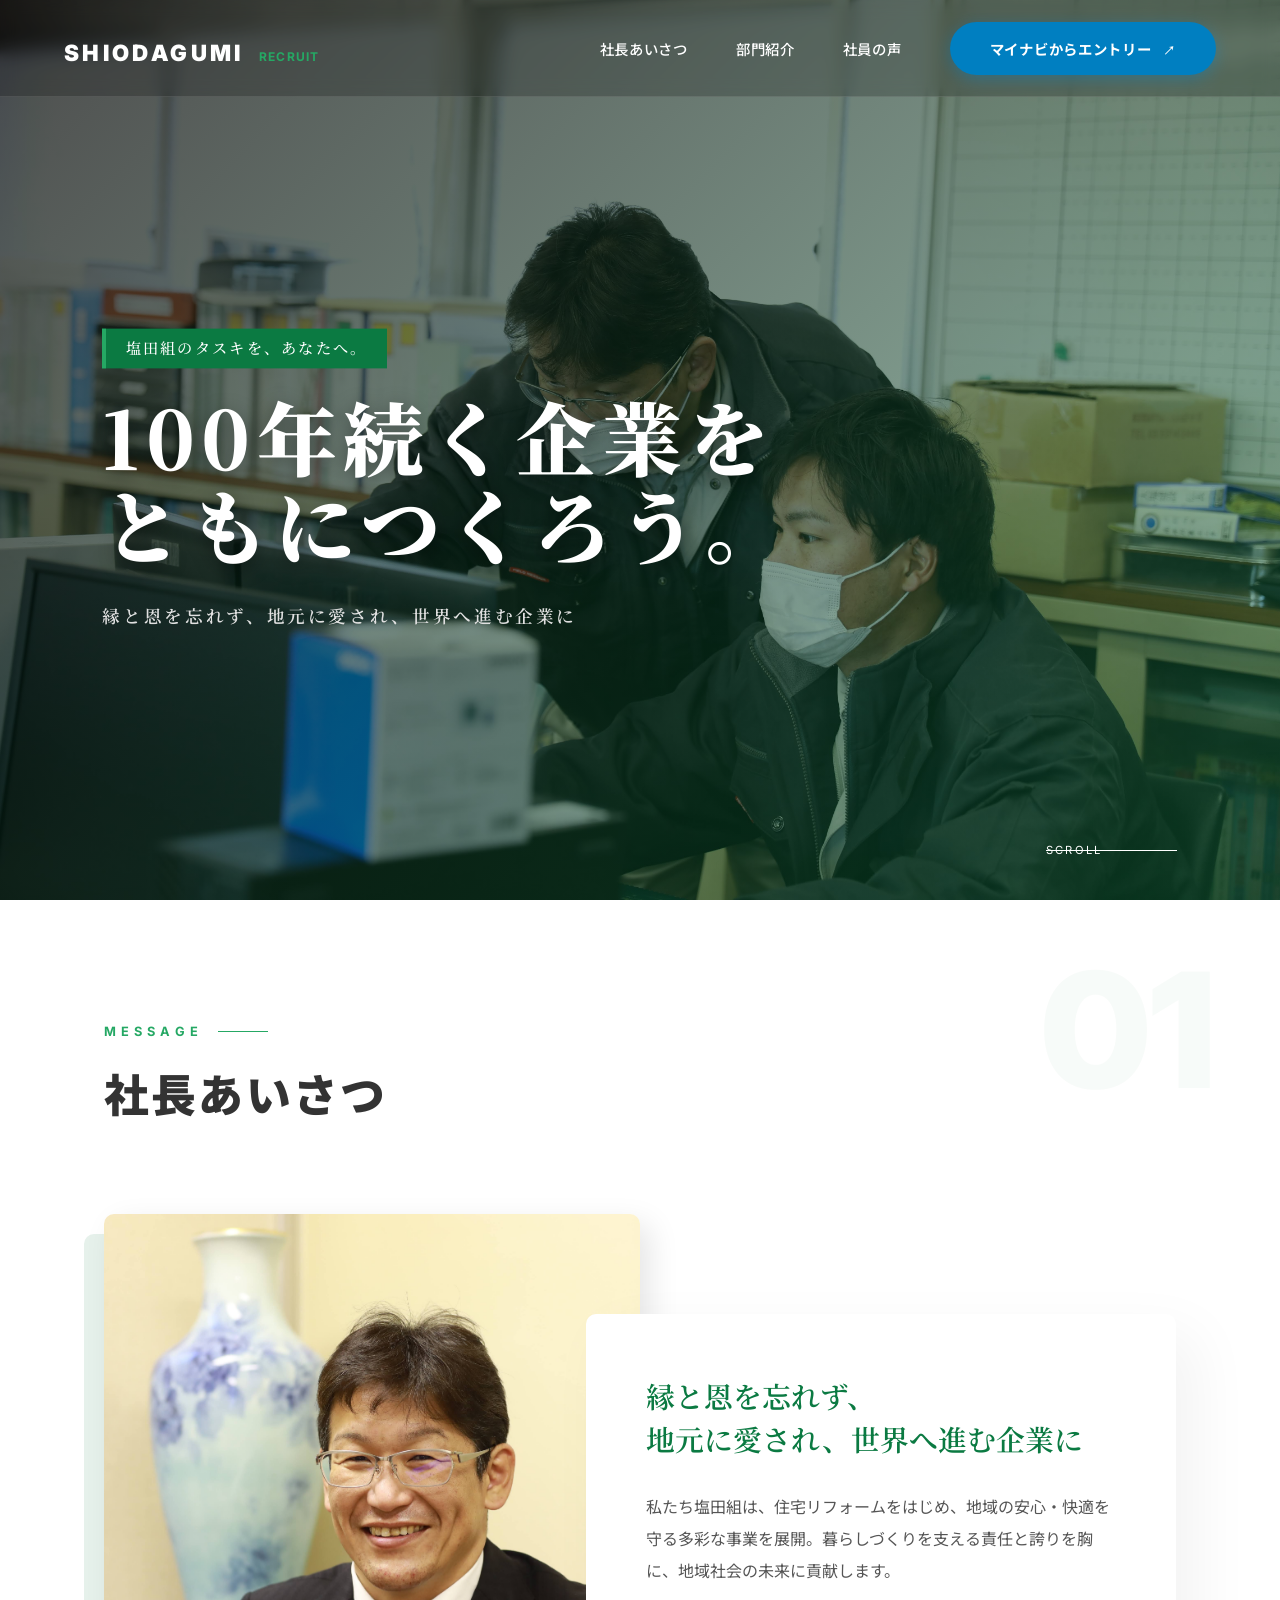
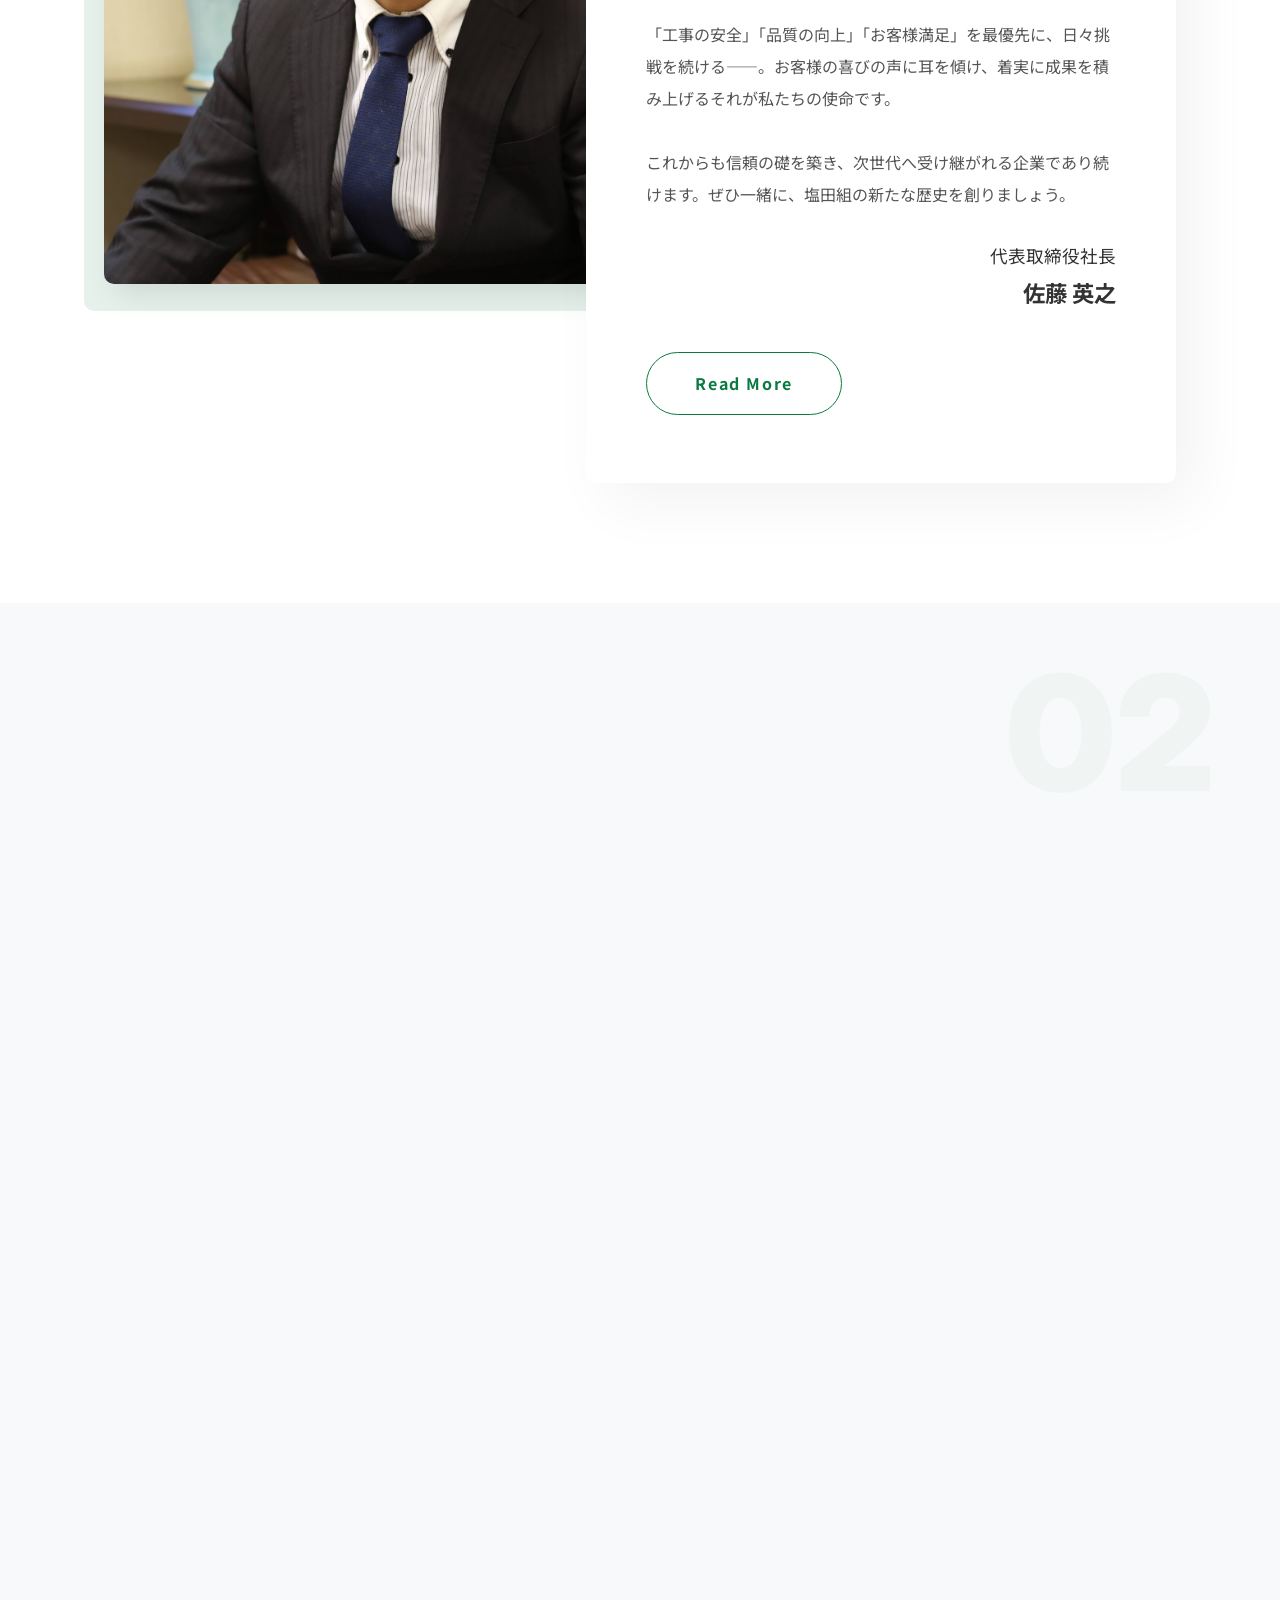
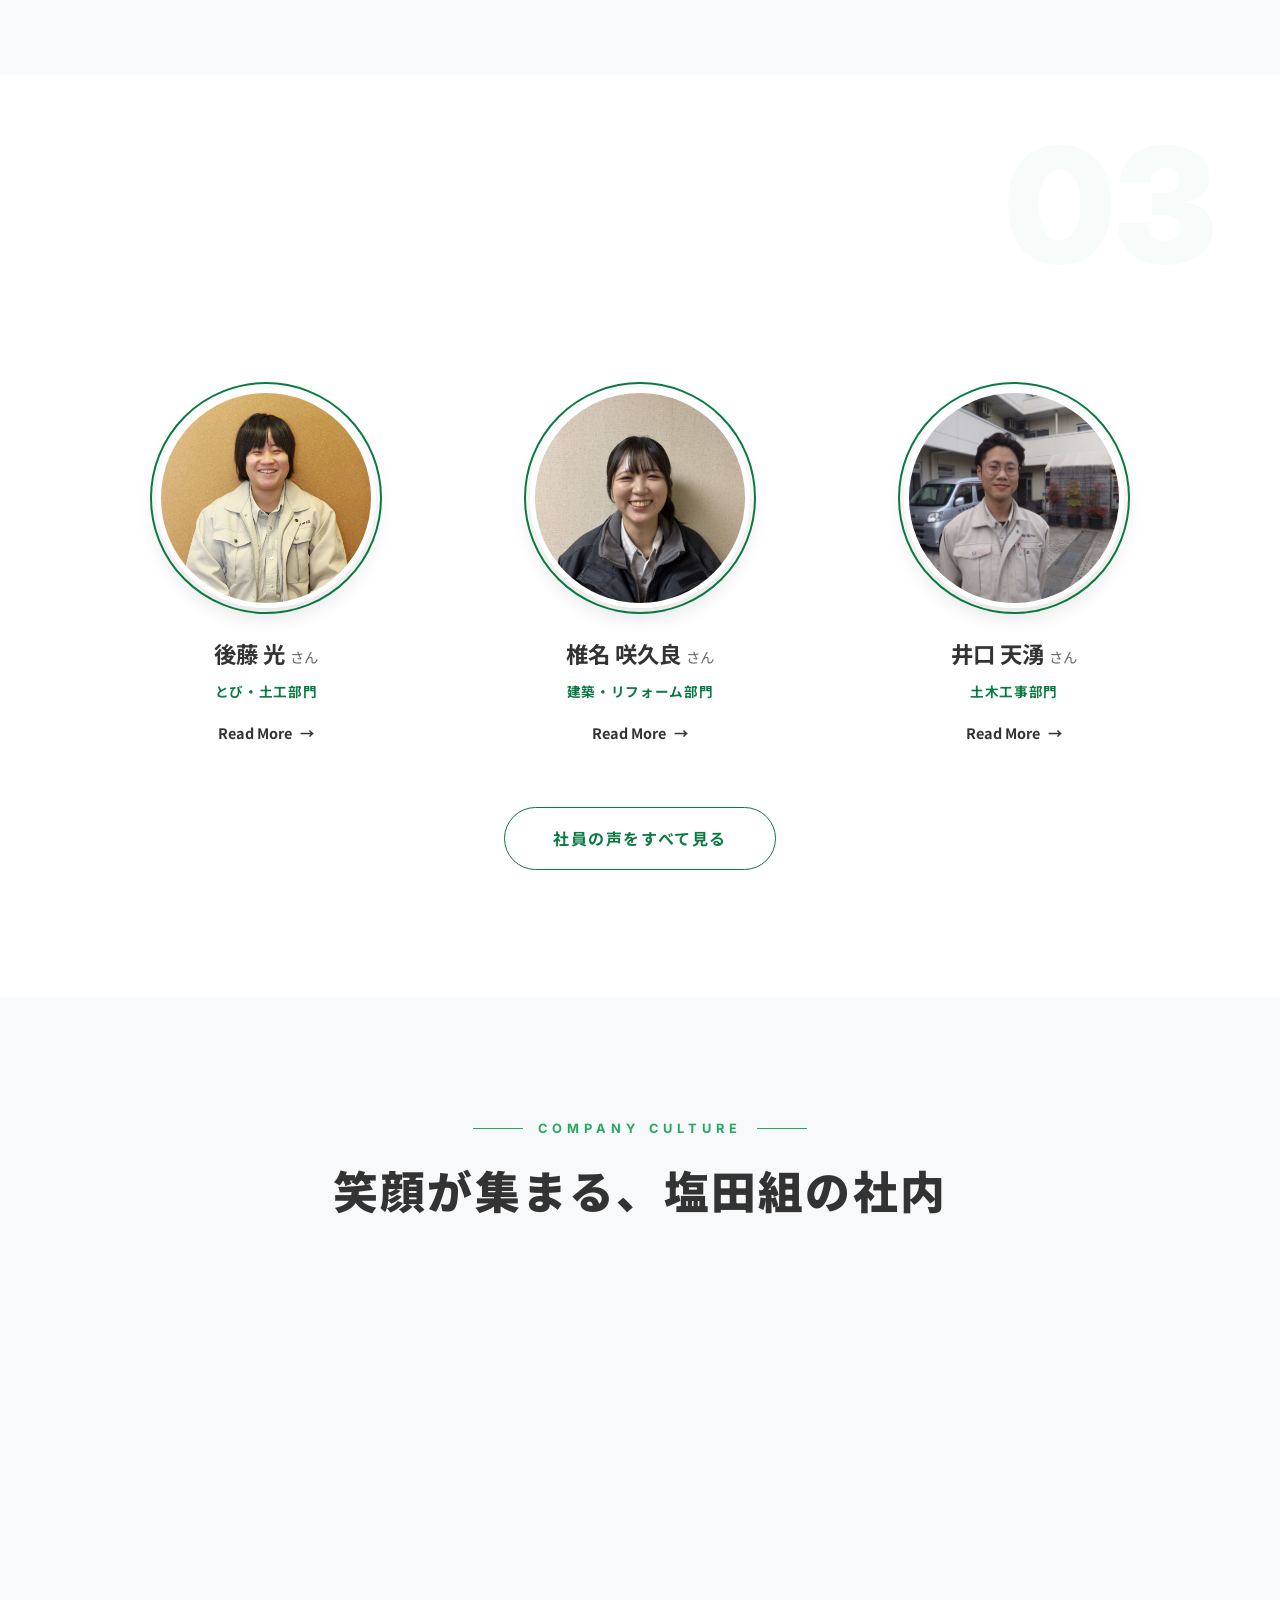
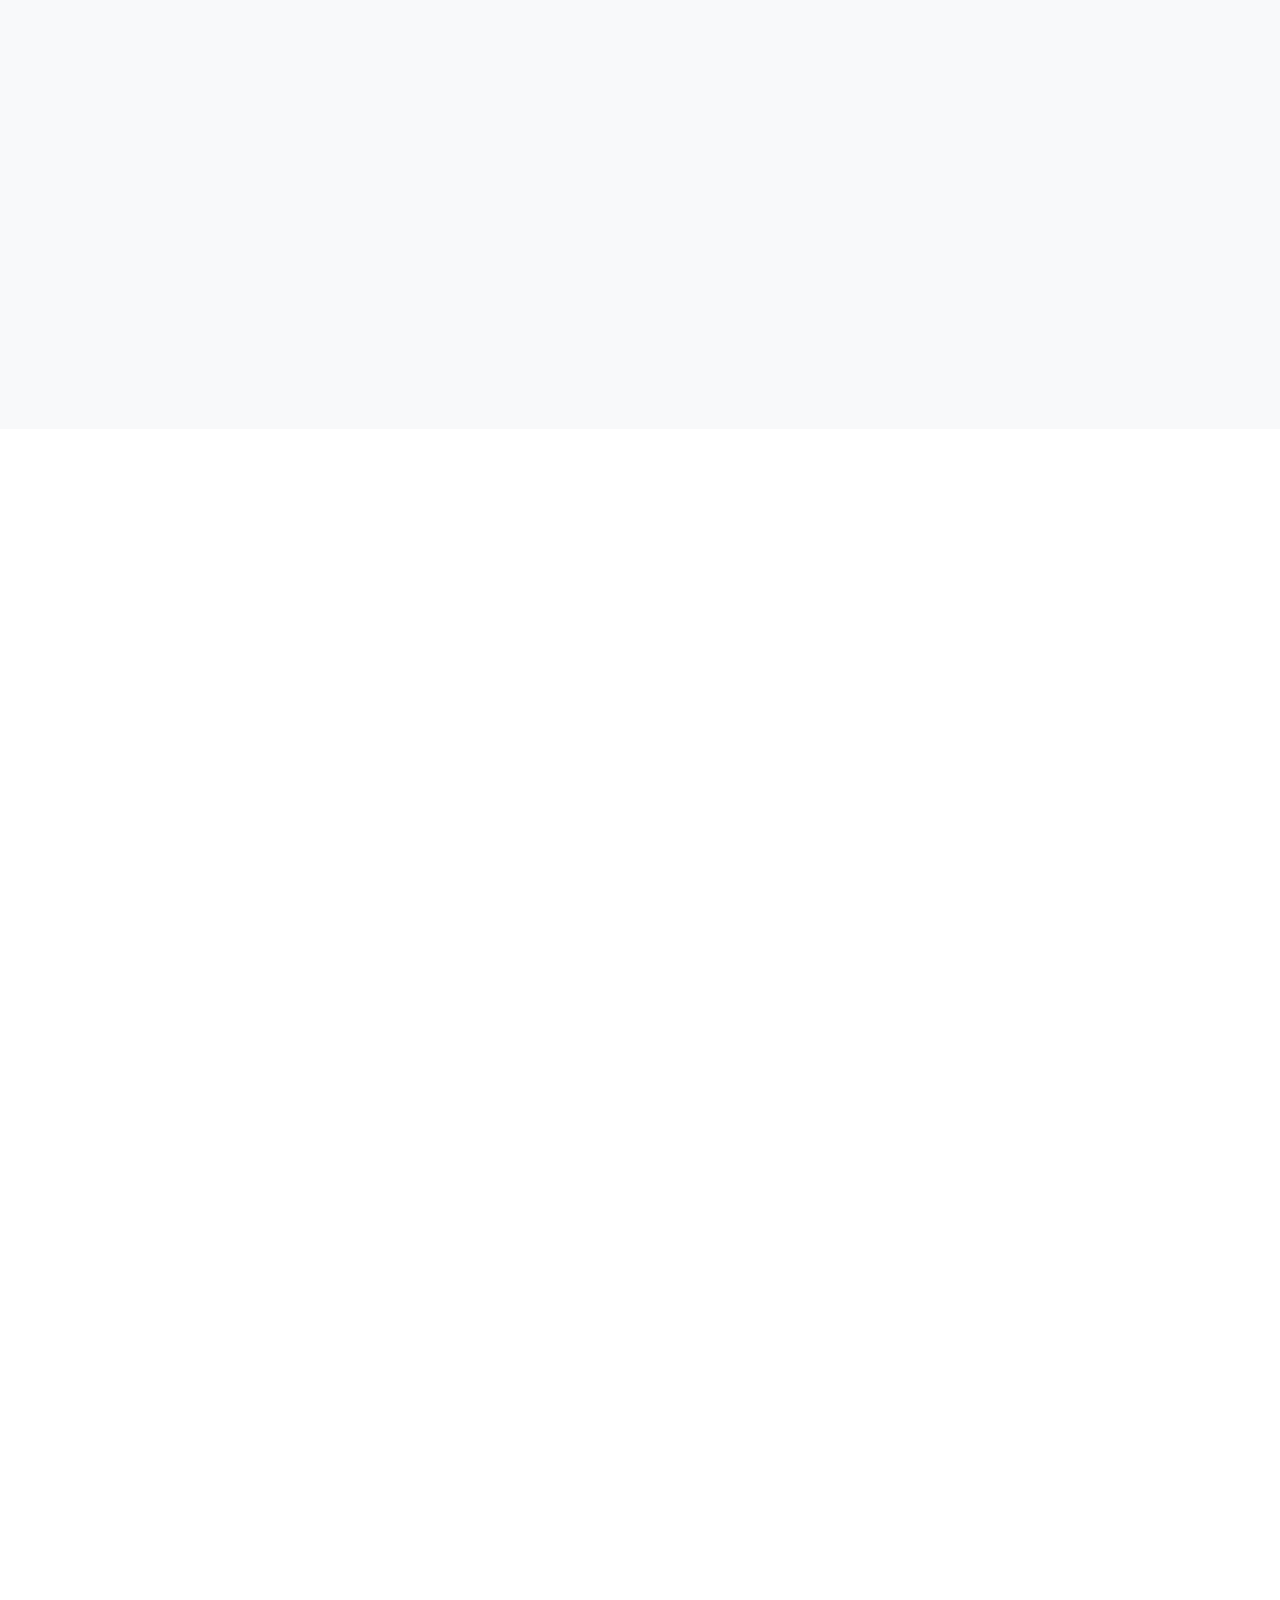
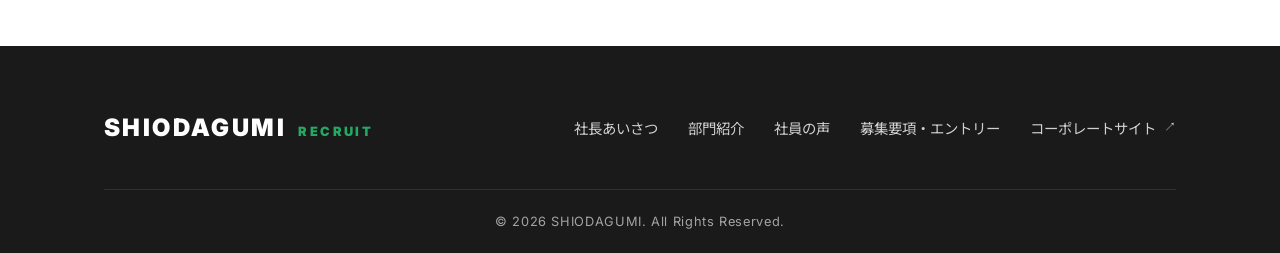
<file: index.html>
<!DOCTYPE html>
<html lang="ja">
<head>
    <meta charset="UTF-8">
    <meta name="viewport" content="width=device-width, initial-scale=1.0">
    <title>株式会社塩田組 採用サイト</title>
    <link rel="stylesheet" href="css/style.css">
    <link href="https://fonts.googleapis.com/css2?family=Inter:wght@400;700;900&family=Noto+Sans+JP:wght@300;500;700;900&family=Noto+Serif+JP:wght@600;900&display=swap" rel="stylesheet">
</head>
<body>
    <div id="loader" class="loader">
        <div class="loader-logo">SHIODAGUMI</div>
    </div>

<header class="header">
        <div class="header-inner">
            <h1 class="logo"><a href="index.html">SHIODAGUMI <span>RECRUIT</span></a></h1>
            <nav class="global-nav">
                <ul>
                    <li><a href="greeting.html">社長あいさつ</a></li>
                    <li><a href="works.html">部門紹介</a></li>
                    <li><a href="voices.html">社員の声</a></li>
                    <li>
                        <a href="https://job.mynavi.jp/27/pc/search/corp97656/outline.html" target="_blank" rel="noopener noreferrer" class="btn-entry" style="background-color: #007fc1; box-shadow: 0 4px 15px rgba(0, 127, 193, 0.4);">
                            マイナビからエントリー <span class="external-icon">↗</span>
                        </a>
                    </li>
                </ul>
            </nav>
            <button class="hamburger" id="js-hamburger">
                <span></span><span></span><span></span>
            </button>
        </div>
        <div class="mobile-menu" id="js-mobile-menu">
            <div class="mobile-menu-inner">
                <ul class="mobile-nav">
                    <li>
                        <a href="greeting.html">
                            <span class="en">PRESIDENT</span>
                            <span class="ja">社長あいさつ</span>
                        </a>
                    </li>
                    <li>
                        <a href="works.html">
                            <span class="en">WORKS</span>
                            <span class="ja">部門紹介</span>
                        </a>
                    </li>
                    <li>
                        <a href="voices.html">
                            <span class="en">VOICES</span>
                            <span class="ja">社員の声</span>
                        </a>
                    </li>
                    <li>
                        <a href="recruit.html">
                            <span class="en">RECRUIT</span>
                            <span class="ja">募集要項</span>
                        </a>
                    </li>
                </ul>
                <div class="mobile-menu-bottom">
                    <a href="https://job.mynavi.jp/27/pc/search/corp97656/outline.html" target="_blank" rel="noopener noreferrer" class="btn-mynavi-white">
                        マイナビからエントリー <span class="external-icon">↗</span>
                    </a>
                </div>
            </div>
        </div>
    </header>

    <section class="hero">
        <div class="hero-bg">
            <img src="images/hero-bg.jpg" alt="塩田組 建設現場">
            <div class="hero-overlay"></div>
        </div>
        <div class="hero-content">
            <p class="hero-sub fade-up delay-1 serif">塩田組のタスキを、あなたへ。</p>
            <h2 class="hero-main fade-up delay-2 serif">
                100年続く企業を<br>ともにつくろう。
            </h2>
            <p class="hero-desc fade-up delay-3 serif">縁と恩を忘れず、地元に愛され、世界へ進む企業に</p>
        </div>
        <div class="scroll-down fade-up delay-4">
            <span>SCROLL</span>
        </div>
    </section>

    <section id="message" class="section message">
        <div class="inner">
            <div class="section-title js-fade-in">
                <span class="en">MESSAGE</span>
                <h2 class="ja">社長あいさつ</h2>
            </div>
            <div class="message-wrapper">
                <div class="message-img js-fade-in">
                    <img src="images/president.jpg" alt="代表取締役 佐藤 英之">
                </div>
                <div class="message-text js-fade-in">
                    <h3 class="catchphrase serif">縁と恩を忘れず、<br>地元に愛され、世界へ進む企業に</h3>
                    <p class="description">
                        私たち塩田組は、住宅リフォームをはじめ、地域の安心・快適を守る多彩な事業を展開。暮らしづくりを支える責任と誇りを胸に、地域社会の未来に貢献します。<br><br>
                        「工事の安全」「品質の向上」「お客様満足」を最優先に、日々挑戦を続ける――。お客様の喜びの声に耳を傾け、着実に成果を積み上げるそれが私たちの使命です。<br><br>
                        これからも信頼の礎を築き、次世代へ受け継がれる企業であり続けます。ぜひ一緒に、塩田組の新たな歴史を創りましょう。
                    </p>
                    <p class="signature">代表取締役社長<br><strong>佐藤 英之</strong></p>
                    <div class="btn-area">
                        <a href="greeting.html" class="btn-outline">Read More</a>
                    </div>
                </div>
            </div>
        </div>
    </section>

    <section id="works" class="section works">
        <div class="inner">
            <div class="section-title js-fade-in">
                <span class="en">WORKS</span>
                <h2 class="ja">塩田組のはたらき方</h2>
            </div>
            <div class="works-grid">
                <div class="work-card js-fade-in">
                    <div class="work-img">
                        <img src="images/works-1.jpg" alt="建築・リフォーム部門">
                    </div>
                    <div class="work-content">
                        <h3>建築・リフォーム部門</h3>
                        <p>住宅の小規模修繕から、1棟全体の改修、工場や公共施設のリフォームまで幅広く対応。お客様のニーズに寄り添い、柔軟な対応と満足のいく仕上がりをお約束します。</p>
                    </div>
                </div>
                <div class="work-card js-fade-in delay-1-scroll">
                    <div class="work-img">
                        <img src="images/works-2.jpg" alt="土木工事部門">
                    </div>
                    <div class="work-content">
                        <h3>土木工事部門</h3>
                        <p>新設道路の施工、駐車場整備、宅地造成など多岐にわたるプロジェクトを展開。民間工事を中心とした綿密な打ち合わせと高い提案力で、地域の発展に貢献します。</p>
                    </div>
                </div>
                <div class="work-card js-fade-in delay-2-scroll">
                    <div class="work-img">
                        <img src="images/works-3.jpg" alt="とび・土工部門">
                    </div>
                    <div class="work-content">
                        <h3>とび・土工部門</h3>
                        <p>地盤の掘削や整地、コンクリート打設など、工事全体の「はじまり」と「支え」をつくる重要な役割。チームワークと正確さを活かし、形のないところに形をつくる仕事です。</p>
                    </div>
                </div>
            </div>
            </div><div class="js-fade-in text-center" style="margin-top: 60px;">
                <a href="works.html" class="btn-outline">部門紹介を詳しく見る</a>
            </div>
            </div></section>
        </div>
    </section>

    <section id="voice" class="section voice">
        <div class="inner">
            <div class="section-title js-fade-in">
                <span class="en">MEMBER'S VOICE</span>
                <h2 class="ja">塩田組ではたらくリアルな声</h2>
            </div>
            <div class="voice-grid">
                <div class="voice-card js-fade-in">
                    <div class="voice-img">
                        <img src="images/voice-1.jpg" alt="後藤 光さん">
                    </div>
                    <div class="voice-content">
                        <h3 class="name">後藤 光 <span>さん</span></h3>
                        <p class="role">とび・土工部門</p>
                        <div class="btn-area-small">
                            <a href="voice-goto.html" class="btn-text">Read More <span class="arrow">→</span></a>
                        </div>
                    </div>
                </div>
                <div class="voice-card js-fade-in delay-1-scroll">
                    <div class="voice-img">
                        <img src="images/voice-2.jpg" alt="椎名 咲久良さん">
                    </div>
                    <div class="voice-content">
                        <h3 class="name">椎名 咲久良 <span>さん</span></h3>
                        <p class="role">建築・リフォーム部門</p>
                        <div class="btn-area-small">
                            <a href="voice-shiina.html" class="btn-text">Read More <span class="arrow">→</span></a>
                        </div>
                    </div>
                </div>
                <div class="voice-card js-fade-in delay-2-scroll">
                    <div class="voice-img">
                        <img src="images/voice-3.jpg" alt="井口 天湧さん">
                    </div>
                    <div class="voice-content">
                        <h3 class="name">井口 天湧 <span>さん</span></h3>
                        <p class="role">土木工事部門</p>
                        <div class="btn-area-small">
                            <a href="voice-iguchi.html" class="btn-text">Read More <span class="arrow">→</span></a>
                        </div>
                    </div>
                </div>
            </div>
            </div><div class="js-fade-in text-center" style="margin-top: 60px;">
                <a href="voices.html" class="btn-outline">社員の声をすべて見る</a>
            </div>
            </div></section>
        </div>
    </section>

    <section id="culture" class="section culture">
        <div class="inner">
            <div class="section-title js-fade-in text-center">
                <span class="en center-line">COMPANY CULTURE</span>
                <h2 class="ja">笑顔が集まる、塩田組の社内</h2>
            </div>
            <p class="culture-desc js-fade-in text-center">
                塩田組では、普段の仕事だけでなく「人と人とのつながり」を大切にしています。<br>
                みんなで楽しむ社内行事や、先輩後輩の交流を積極的に促し、働く一員に寄り添う温かな環境。<br>
                笑い声が響く社内の様子をご紹介します！
            </p>
            <div class="culture-gallery">
                <div class="culture-img js-fade-in">
                    <img src="images/culture-1.jpg" alt="社内風景1">
                </div>
                <div class="culture-img js-fade-in delay-1-scroll">
                    <img src="images/culture-2.jpg" alt="社内風景2">
                </div>
                <div class="culture-img js-fade-in delay-2-scroll">
                    <img src="images/culture-3.jpg" alt="社内風景3">
                </div>
            </div>
        </div>
    </section>

    <section id="recruit" class="section recruit">
        <div class="inner">
            <div class="recruit-box js-fade-in">
                <div class="recruit-content">
                    <span class="en">RECRUIT</span>
                    <h2 class="ja">採用情報</h2>
                    <p>塩田組で、地域を支え、共に成長していく仲間を募集しています。</p>
                    <div class="recruit-btns">
                        <a href="recruit.html" class="btn-outline-white" style="padding: 1.2rem 3rem;">募集要項を見る</a>
                        <a href="https://job.mynavi.jp/27/pc/search/corp97656/outline.html" target="_blank" rel="noopener noreferrer" class="btn-mynavi-white">
                            マイナビからエントリー <span class="external-icon">↗</span>
                        </a>
                    </div>
                </div>
            </div>
        </div>
    </section>

    <section id="contact" class="section contact">
        <div class="inner">
            <div class="section-title js-fade-in text-center">
                <span class="en center-line">CONTACT</span>
                <h2 class="ja">お問い合わせ</h2>
            </div>
            <div class="contact-wrapper js-fade-in">
                <div class="contact-info">
                    <h3 class="company-name">SHIODAGUMI</h3>
                    <p class="address">〒197-0011 東京都福生市福生2033</p>
                    <p class="tel">TEL：042-553-0808 <span>(代)</span></p>
                    <p class="fax">FAX：042-553-0801</p>
                </div>
                <form class="contact-form">
                    <div class="form-group">
                        <label>氏名 <span class="required">*</span></label>
                        <input type="text" placeholder="例：塩田 太郎">
                    </div>
                    <div class="form-group">
                        <label>メールアドレス <span class="required">*</span></label>
                        <input type="email" placeholder="例：info@shiodagumi.co.jp">
                    </div>
                    <div class="form-group">
                        <label>お問い合わせ内容</label>
                        <textarea rows="6" placeholder="ご質問などをご入力ください"></textarea>
                    </div>
                    <button type="submit" class="btn-submit">送信する</button>
                </form>
            </div>
        </div>
    </section>

    <footer class="footer">
        <div class="inner">
            <div class="footer-content">
                <div class="footer-logo"><a href="index.html">SHIODAGUMI <span>RECRUIT</span></a></div>
                <ul class="footer-nav">
                    <li><a href="greeting.html">社長あいさつ</a></li>
                    <li><a href="works.html">部門紹介</a></li>
                    <li><a href="voices.html">社員の声</a></li>
                    <li><a href="recruit.html">募集要項・エントリー</a></li>
                    <li><a href="https://shiodagumi.co.jp/" target="_blank" rel="noopener noreferrer">コーポレートサイト <span class="external-icon">↗</span></a></li>
                </ul>
            </div>
            <div class="copyright">&copy; 2026 SHIODAGUMI. All Rights Reserved.</div>
        </div>
    </footer>

    <script src="js/script.js"></script>
</body>
</html>
</file>
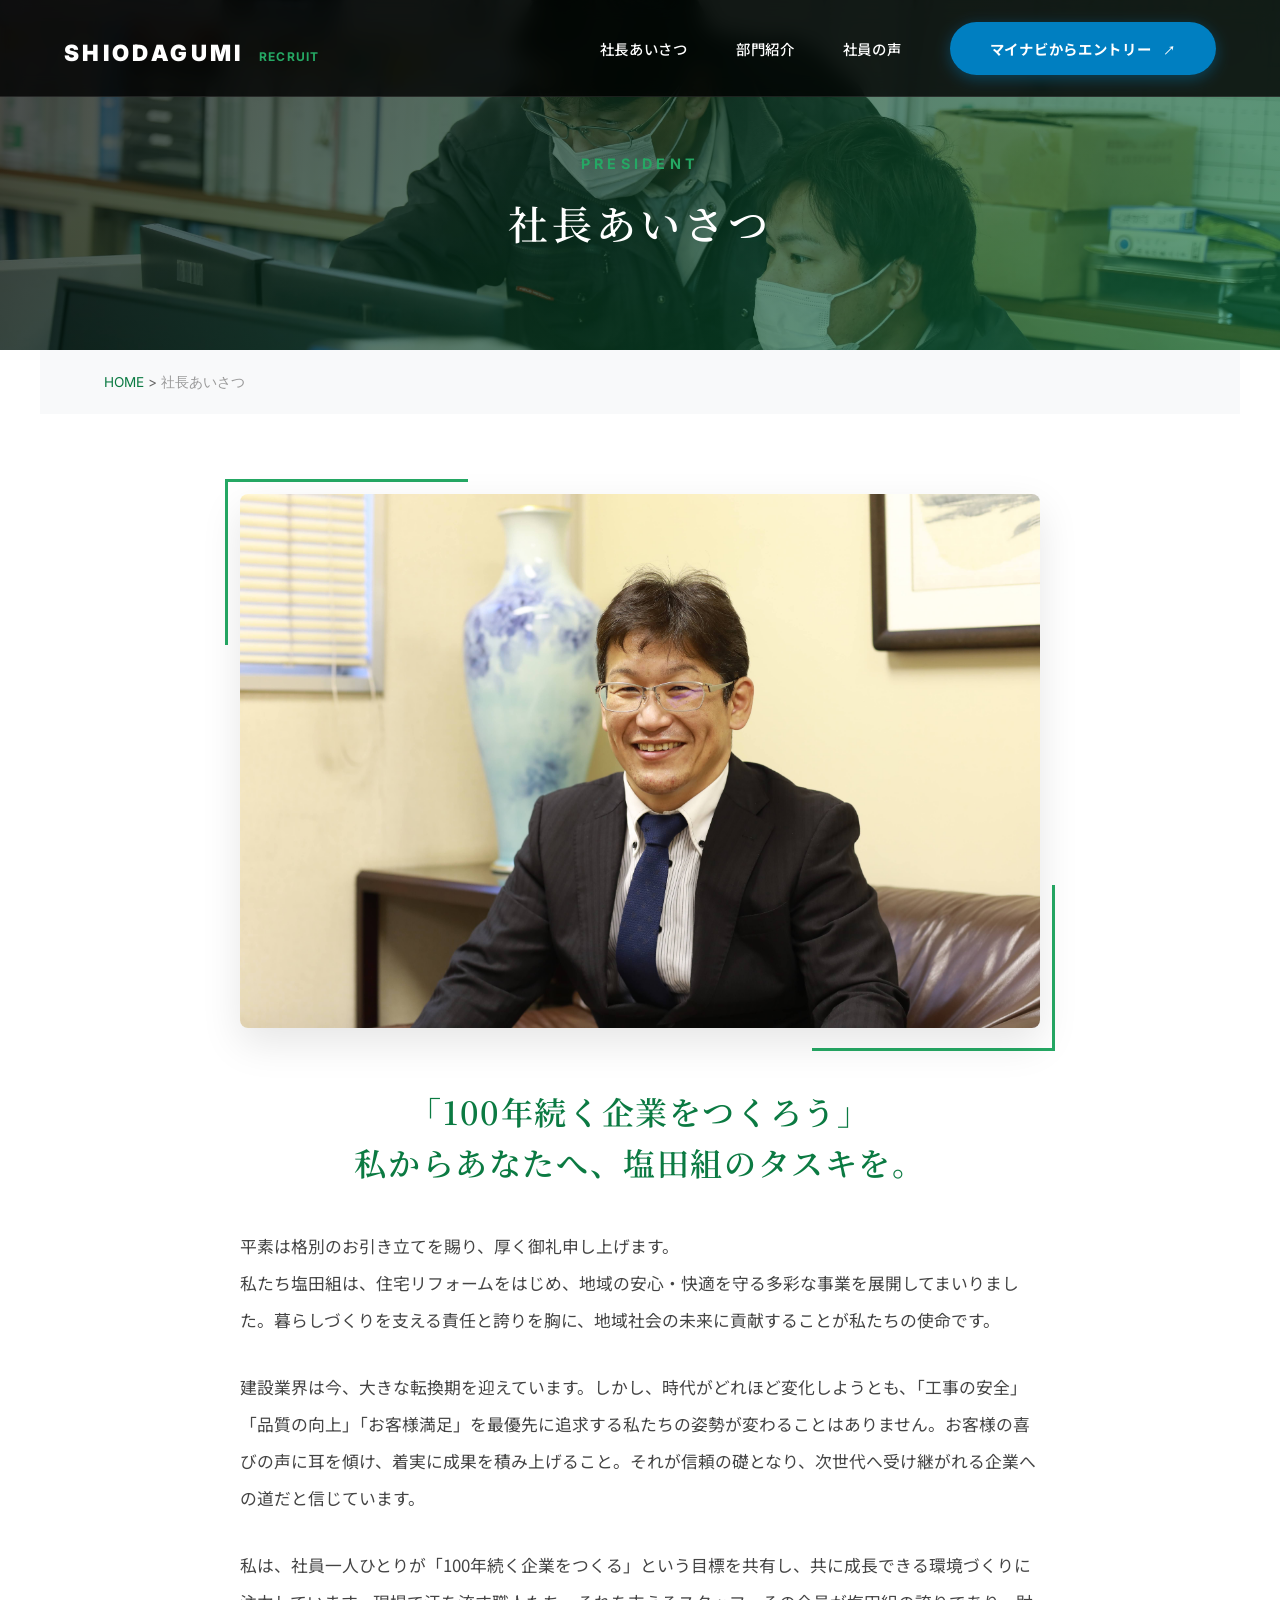
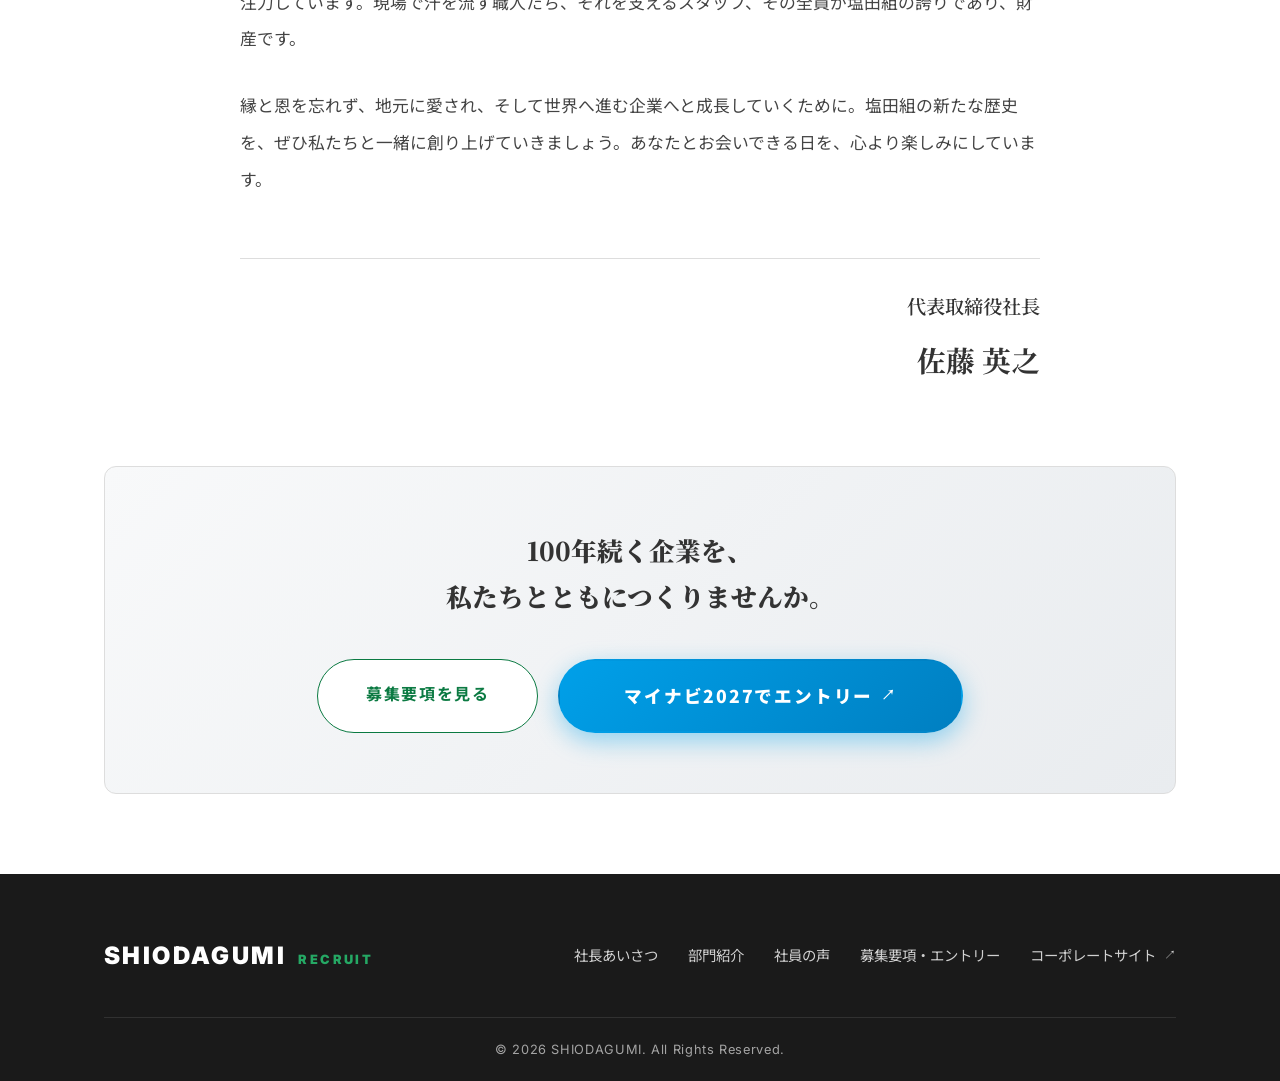
<file: greeting.html>
<!DOCTYPE html>
<html lang="ja">
<head>
    <meta charset="UTF-8">
    <meta name="viewport" content="width=device-width, initial-scale=1.0">
    <title>社長あいさつ | 株式会社塩田組 採用サイト</title>
    <link rel="stylesheet" href="css/style.css">
    <link href="https://fonts.googleapis.com/css2?family=Inter:wght@400;700;900&family=Noto+Sans+JP:wght@300;500;700;900&family=Noto+Serif+JP:wght@600;900&display=swap" rel="stylesheet">
</head>
<body class="lower-page">
   <header class="header">
        <div class="header-inner">
            <h1 class="logo"><a href="index.html">SHIODAGUMI <span>RECRUIT</span></a></h1>
            <nav class="global-nav">
                <ul>
                    <li><a href="greeting.html">社長あいさつ</a></li>
                    <li><a href="works.html">部門紹介</a></li>
                    <li><a href="voices.html">社員の声</a></li>
                    <li>
                        <a href="https://job.mynavi.jp/27/pc/search/corp97656/outline.html" target="_blank" rel="noopener noreferrer" class="btn-entry" style="background-color: #007fc1; box-shadow: 0 4px 15px rgba(0, 127, 193, 0.4);">
                            マイナビからエントリー <span class="external-icon">↗</span>
                        </a>
                    </li>
                </ul>
            </nav>
            <button class="hamburger" id="js-hamburger">
                <span></span><span></span><span></span>
            </button>
        </div>
        <div class="mobile-menu" id="js-mobile-menu">
            <div class="mobile-menu-inner">
                <ul class="mobile-nav">
                    <li>
                        <a href="greeting.html">
                            <span class="en">PRESIDENT</span>
                            <span class="ja">社長あいさつ</span>
                        </a>
                    </li>
                    <li>
                        <a href="works.html">
                            <span class="en">WORKS</span>
                            <span class="ja">部門紹介</span>
                        </a>
                    </li>
                    <li>
                        <a href="voices.html">
                            <span class="en">VOICES</span>
                            <span class="ja">社員の声</span>
                        </a>
                    </li>
                    <li>
                        <a href="recruit.html">
                            <span class="en">RECRUIT</span>
                            <span class="ja">募集要項</span>
                        </a>
                    </li>
                </ul>
                <div class="mobile-menu-bottom">
                    <a href="https://job.mynavi.jp/27/pc/search/corp97656/outline.html" target="_blank" rel="noopener noreferrer" class="btn-mynavi-white">
                        マイナビからエントリー <span class="external-icon">↗</span>
                    </a>
                </div>
            </div>
        </div>
    </header>

    <div class="page-header">
        <div class="page-header-bg">
            <img src="images/hero-bg.jpg" alt="背景">
            <div class="page-header-overlay"></div>
        </div>
        <div class="page-header-content js-fade-in">
            <span class="en">PRESIDENT</span>
            <h1 class="ja serif">社長あいさつ</h1>
        </div>
    </div>

    <div class="breadcrumb inner">
        <a href="index.html">HOME</a> > <span>社長あいさつ</span>
    </div>

    <main class="section lower-main">
        <div class="inner">
            <article class="greeting-article js-fade-in">
                <div class="greeting-img-wrap">
                    <img src="images/president.jpg" alt="代表取締役 佐藤 英之" class="greeting-img">
                </div>
                
                <h2 class="greeting-lead serif">
                    「100年続く企業をつくろう」<br>
                    私からあなたへ、塩田組のタスキを。
                </h2>

                <div class="greeting-text">
                    <p>
                        平素は格別のお引き立てを賜り、厚く御礼申し上げます。<br>
                        私たち塩田組は、住宅リフォームをはじめ、地域の安心・快適を守る多彩な事業を展開してまいりました。暮らしづくりを支える責任と誇りを胸に、地域社会の未来に貢献することが私たちの使命です。
                    </p>
                    <p>
                        建設業界は今、大きな転換期を迎えています。しかし、時代がどれほど変化しようとも、「工事の安全」「品質の向上」「お客様満足」を最優先に追求する私たちの姿勢が変わることはありません。お客様の喜びの声に耳を傾け、着実に成果を積み上げること。それが信頼の礎となり、次世代へ受け継がれる企業への道だと信じています。
                    </p>
                    <p>
                        私は、社員一人ひとりが「100年続く企業をつくる」という目標を共有し、共に成長できる環境づくりに注力しています。現場で汗を流す職人たち、それを支えるスタッフ、その全員が塩田組の誇りであり、財産です。
                    </p>
                    <p>
                        縁と恩を忘れず、地元に愛され、そして世界へ進む企業へと成長していくために。塩田組の新たな歴史を、ぜひ私たちと一緒に創り上げていきましょう。あなたとお会いできる日を、心より楽しみにしています。
                    </p>
                </div>

                <div class="greeting-sign serif">
                    代表取締役社長<br>
                    <strong>佐藤 英之</strong>
                </div>
            </article>

            <div class="entry-cta js-fade-in text-center" style="margin-top: 80px;">
                <p class="serif" style="font-size: 1.6rem; margin-bottom: 40px; color: var(--text-color);">
                    100年続く企業を、<br>私たちとともにつくりませんか。
                </p>
                <div class="cta-btn-group">
                    <a href="recruit.html" class="btn-outline" style="background-color: var(--white); padding: 1.2rem 3rem;">募集要項を見る</a>
                    <a href="https://job.mynavi.jp/27/pc/search/corp97656/outline.html" target="_blank" rel="noopener noreferrer" class="btn-mynavi">
                        マイナビ2027でエントリー <span class="external-icon">↗</span>
                    </a>
                </div>
            </div>
            </div>
        </div>
    </main>

    <footer class="footer">
        <div class="inner">
            <div class="footer-content">
                <div class="footer-logo"><a href="index.html">SHIODAGUMI <span>RECRUIT</span></a></div>
                <ul class="footer-nav">
                    <li><a href="greeting.html">社長あいさつ</a></li>
                    <li><a href="works.html">部門紹介</a></li>
                    <li><a href="voices.html">社員の声</a></li>
                    <li><a href="recruit.html">募集要項・エントリー</a></li>
                    <li><a href="https://shiodagumi.co.jp/" target="_blank" rel="noopener noreferrer">コーポレートサイト <span class="external-icon">↗</span></a></li>
                </ul>
            </div>
            <div class="copyright">&copy; 2026 SHIODAGUMI. All Rights Reserved.</div>
        </div>
    </footer>
    <script src="js/script.js"></script>
</body>
</html>
</file>
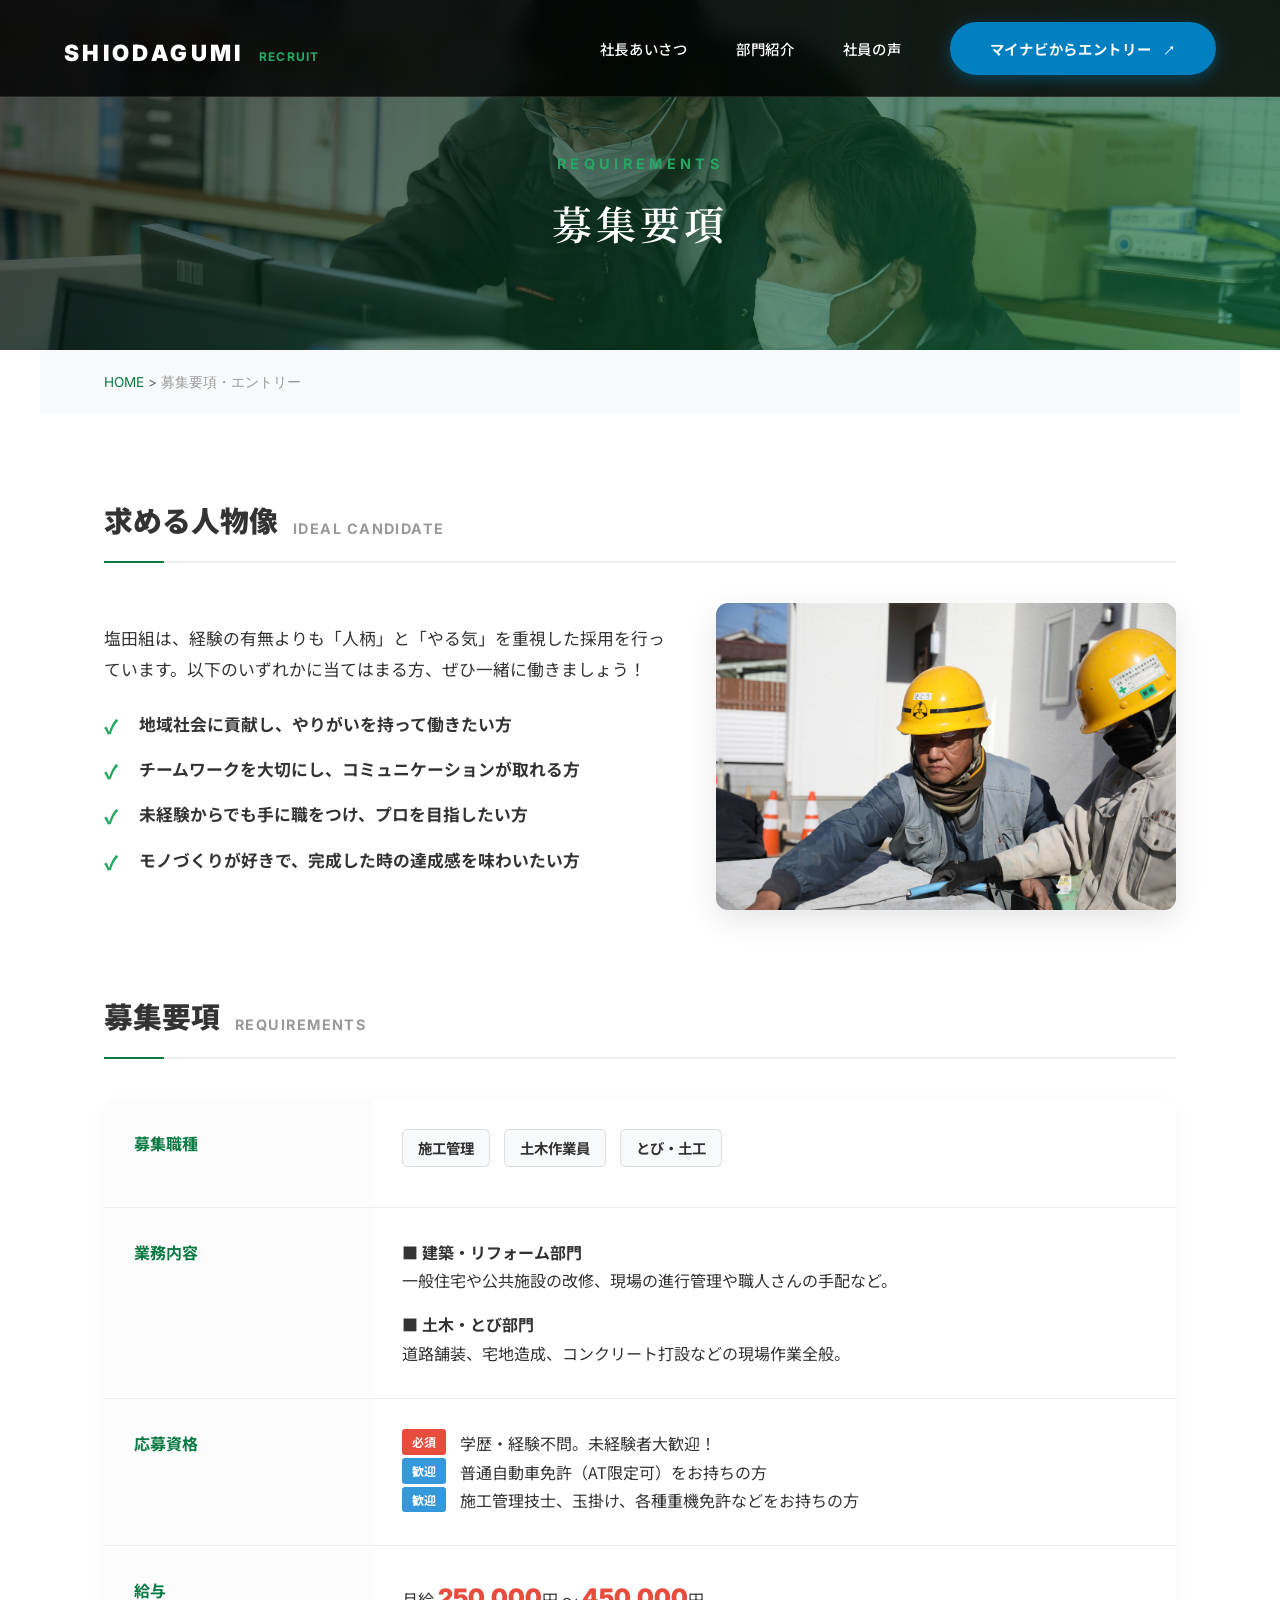
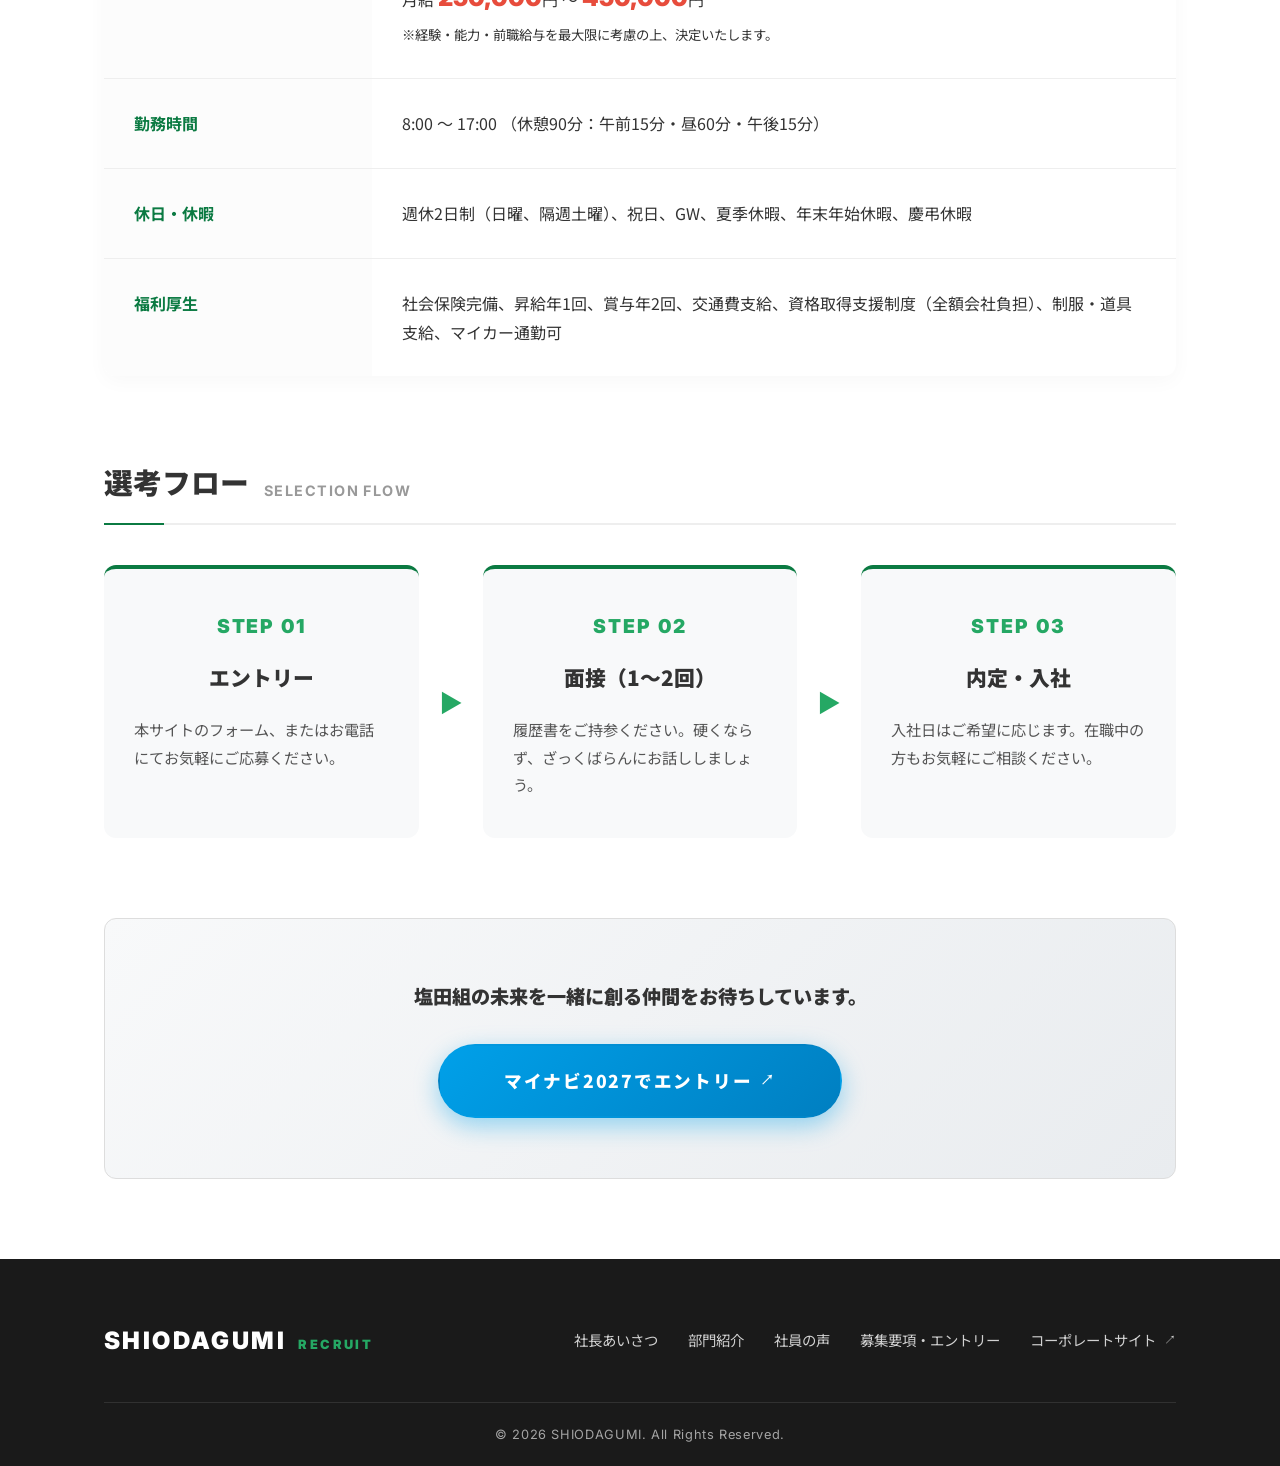
<file: recruit.html>
<!DOCTYPE html>
<html lang="ja">
<head>
    <meta charset="UTF-8">
    <meta name="viewport" content="width=device-width, initial-scale=1.0">
    <title>募集要項・エントリー | 株式会社塩田組 採用サイト</title>
    <link rel="stylesheet" href="css/style.css">
    <link href="https://fonts.googleapis.com/css2?family=Inter:wght@400;700;900&family=Noto+Sans+JP:wght@300;500;700;900&family=Noto+Serif+JP:wght@600;900&display=swap" rel="stylesheet">
</head>
<body class="lower-page">
   <header class="header">
        <div class="header-inner">
            <h1 class="logo"><a href="index.html">SHIODAGUMI <span>RECRUIT</span></a></h1>
            <nav class="global-nav">
                <ul>
                    <li><a href="greeting.html">社長あいさつ</a></li>
                    <li><a href="works.html">部門紹介</a></li>
                    <li><a href="voices.html">社員の声</a></li>
                    <li>
                        <a href="https://job.mynavi.jp/27/pc/search/corp97656/outline.html" target="_blank" rel="noopener noreferrer" class="btn-entry" style="background-color: #007fc1; box-shadow: 0 4px 15px rgba(0, 127, 193, 0.4);">
                            マイナビからエントリー <span class="external-icon">↗</span>
                        </a>
                    </li>
                </ul>
            </nav>
            <button class="hamburger" id="js-hamburger">
                <span></span><span></span><span></span>
            </button>
        </div>
        <div class="mobile-menu" id="js-mobile-menu">
            <div class="mobile-menu-inner">
                <ul class="mobile-nav">
                    <li>
                        <a href="greeting.html">
                            <span class="en">PRESIDENT</span>
                            <span class="ja">社長あいさつ</span>
                        </a>
                    </li>
                    <li>
                        <a href="works.html">
                            <span class="en">WORKS</span>
                            <span class="ja">部門紹介</span>
                        </a>
                    </li>
                    <li>
                        <a href="voices.html">
                            <span class="en">VOICES</span>
                            <span class="ja">社員の声</span>
                        </a>
                    </li>
                    <li>
                        <a href="recruit.html">
                            <span class="en">RECRUIT</span>
                            <span class="ja">募集要項</span>
                        </a>
                    </li>
                </ul>
                <div class="mobile-menu-bottom">
                    <a href="https://job.mynavi.jp/27/pc/search/corp97656/outline.html" target="_blank" rel="noopener noreferrer" class="btn-mynavi-white">
                        マイナビからエントリー <span class="external-icon">↗</span>
                    </a>
                </div>
            </div>
        </div>
    </header>

    <div class="page-header">
        <div class="page-header-bg">
            <img src="images/hero-bg.jpg" alt="背景">
            <div class="page-header-overlay"></div>
        </div>
        <div class="page-header-content js-fade-in">
            <span class="en">REQUIREMENTS</span>
            <h1 class="ja serif">募集要項</h1>
        </div>
    </div>

    <div class="breadcrumb inner">
        <a href="index.html">HOME</a> > <span>募集要項・エントリー</span>
    </div>

    <main class="section lower-main">
        <div class="inner">
            
            <div class="ideal-candidate js-fade-in">
                <h2 class="recruit-heading">求める人物像<span>IDEAL CANDIDATE</span></h2>
                <div class="ideal-content">
                    <div class="ideal-text">
                        <p>塩田組は、経験の有無よりも「人柄」と「やる気」を重視した採用を行っています。以下のいずれかに当てはまる方、ぜひ一緒に働きましょう！</p>
                        <ul class="check-list">
                            <li>地域社会に貢献し、やりがいを持って働きたい方</li>
                            <li>チームワークを大切にし、コミュニケーションが取れる方</li>
                            <li>未経験からでも手に職をつけ、プロを目指したい方</li>
                            <li>モノづくりが好きで、完成した時の達成感を味わいたい方</li>
                        </ul>
                    </div>
                    <div class="ideal-img">
                        <img src="images/recruit-1.jpg" alt="求める人物像">
                    </div>
                </div>
            </div>

            <div class="recruit-table-wrapper js-fade-in">
                <h2 class="recruit-heading">募集要項<span>REQUIREMENTS</span></h2>
                <table class="recruit-table-rich">
                    <tbody>
                        <tr>
                            <th>募集職種</th>
                            <td class="job-types">
                                <span class="job-label">施工管理</span>
                                <span class="job-label">土木作業員</span>
                                <span class="job-label">とび・土工</span>
                            </td>
                        </tr>
                        <tr>
                            <th>業務内容</th>
                            <td>
                                <p class="mb-2"><strong>■ 建築・リフォーム部門</strong><br>一般住宅や公共施設の改修、現場の進行管理や職人さんの手配など。</p>
                                <p><strong>■ 土木・とび部門</strong><br>道路舗装、宅地造成、コンクリート打設などの現場作業全般。</p>
                            </td>
                        </tr>
                        <tr>
                            <th>応募資格</th>
                            <td>
                                <span class="badge badge-req">必須</span> 学歴・経験不問。未経験者大歓迎！<br>
                                <span class="badge badge-want">歓迎</span> 普通自動車免許（AT限定可）をお持ちの方<br>
                                <span class="badge badge-want">歓迎</span> 施工管理技士、玉掛け、各種重機免許などをお持ちの方
                            </td>
                        </tr>
                        <tr>
                            <th>給与</th>
                            <td class="salary">
                                月給 <span class="price">250,000</span>円 ～ <span class="price">450,000</span>円<br>
                                <small>※経験・能力・前職給与を最大限に考慮の上、決定いたします。</small>
                            </td>
                        </tr>
                        <tr>
                            <th>勤務時間</th>
                            <td>8:00 ～ 17:00 （休憩90分：午前15分・昼60分・午後15分）</td>
                        </tr>
                        <tr>
                            <th>休日・休暇</th>
                            <td>週休2日制（日曜、隔週土曜）、祝日、GW、夏季休暇、年末年始休暇、慶弔休暇</td>
                        </tr>
                        <tr>
                            <th>福利厚生</th>
                            <td>社会保険完備、昇給年1回、賞与年2回、交通費支給、資格取得支援制度（全額会社負担）、制服・道具支給、マイカー通勤可</td>
                        </tr>
                    </tbody>
                </table>
            </div>

            <div class="selection-flow js-fade-in">
                <h2 class="recruit-heading">選考フロー<span>SELECTION FLOW</span></h2>
                <div class="flow-steps">
                    <div class="step">
                        <div class="step-num">STEP 01</div>
                        <div class="step-title">エントリー</div>
                        <p>本サイトのフォーム、またはお電話にてお気軽にご応募ください。</p>
                    </div>
                    <div class="step-arrow"></div>
                    <div class="step">
                        <div class="step-num">STEP 02</div>
                        <div class="step-title">面接（1〜2回）</div>
                        <p>履歴書をご持参ください。硬くならず、ざっくばらんにお話ししましょう。</p>
                    </div>
                    <div class="step-arrow"></div>
                    <div class="step">
                        <div class="step-num">STEP 03</div>
                        <div class="step-title">内定・入社</div>
                        <p>入社日はご希望に応じます。在職中の方もお気軽にご相談ください。</p>
                    </div>
                </div>
            </div>

            <div class="entry-cta js-fade-in text-center">
                <p>塩田組の未来を一緒に創る仲間をお待ちしています。</p>
                <a href="https://job.mynavi.jp/27/pc/search/corp97656/outline.html" target="_blank" rel="noopener noreferrer" class="btn-mynavi">
                    マイナビ2027でエントリー <span class="external-icon">↗</span>
                </a>
            </div>
            </div>
        </div>
    </main>

    <footer class="footer">
        <div class="inner">
            <div class="footer-content">
                <div class="footer-logo"><a href="index.html">SHIODAGUMI <span>RECRUIT</span></a></div>
                <ul class="footer-nav">
                    <li><a href="greeting.html">社長あいさつ</a></li>
                    <li><a href="works.html">部門紹介</a></li>
                    <li><a href="voices.html">社員の声</a></li>
                    <li><a href="recruit.html">募集要項・エントリー</a></li>
                    <li><a href="https://shiodagumi.co.jp/" target="_blank" rel="noopener noreferrer">コーポレートサイト <span class="external-icon">↗</span></a></li>
                </ul>
            </div>
            <div class="copyright">&copy; 2026 SHIODAGUMI. All Rights Reserved.</div>
        </div>
    </footer>

    <script src="js/script.js"></script>
</body>
</html>
</file>
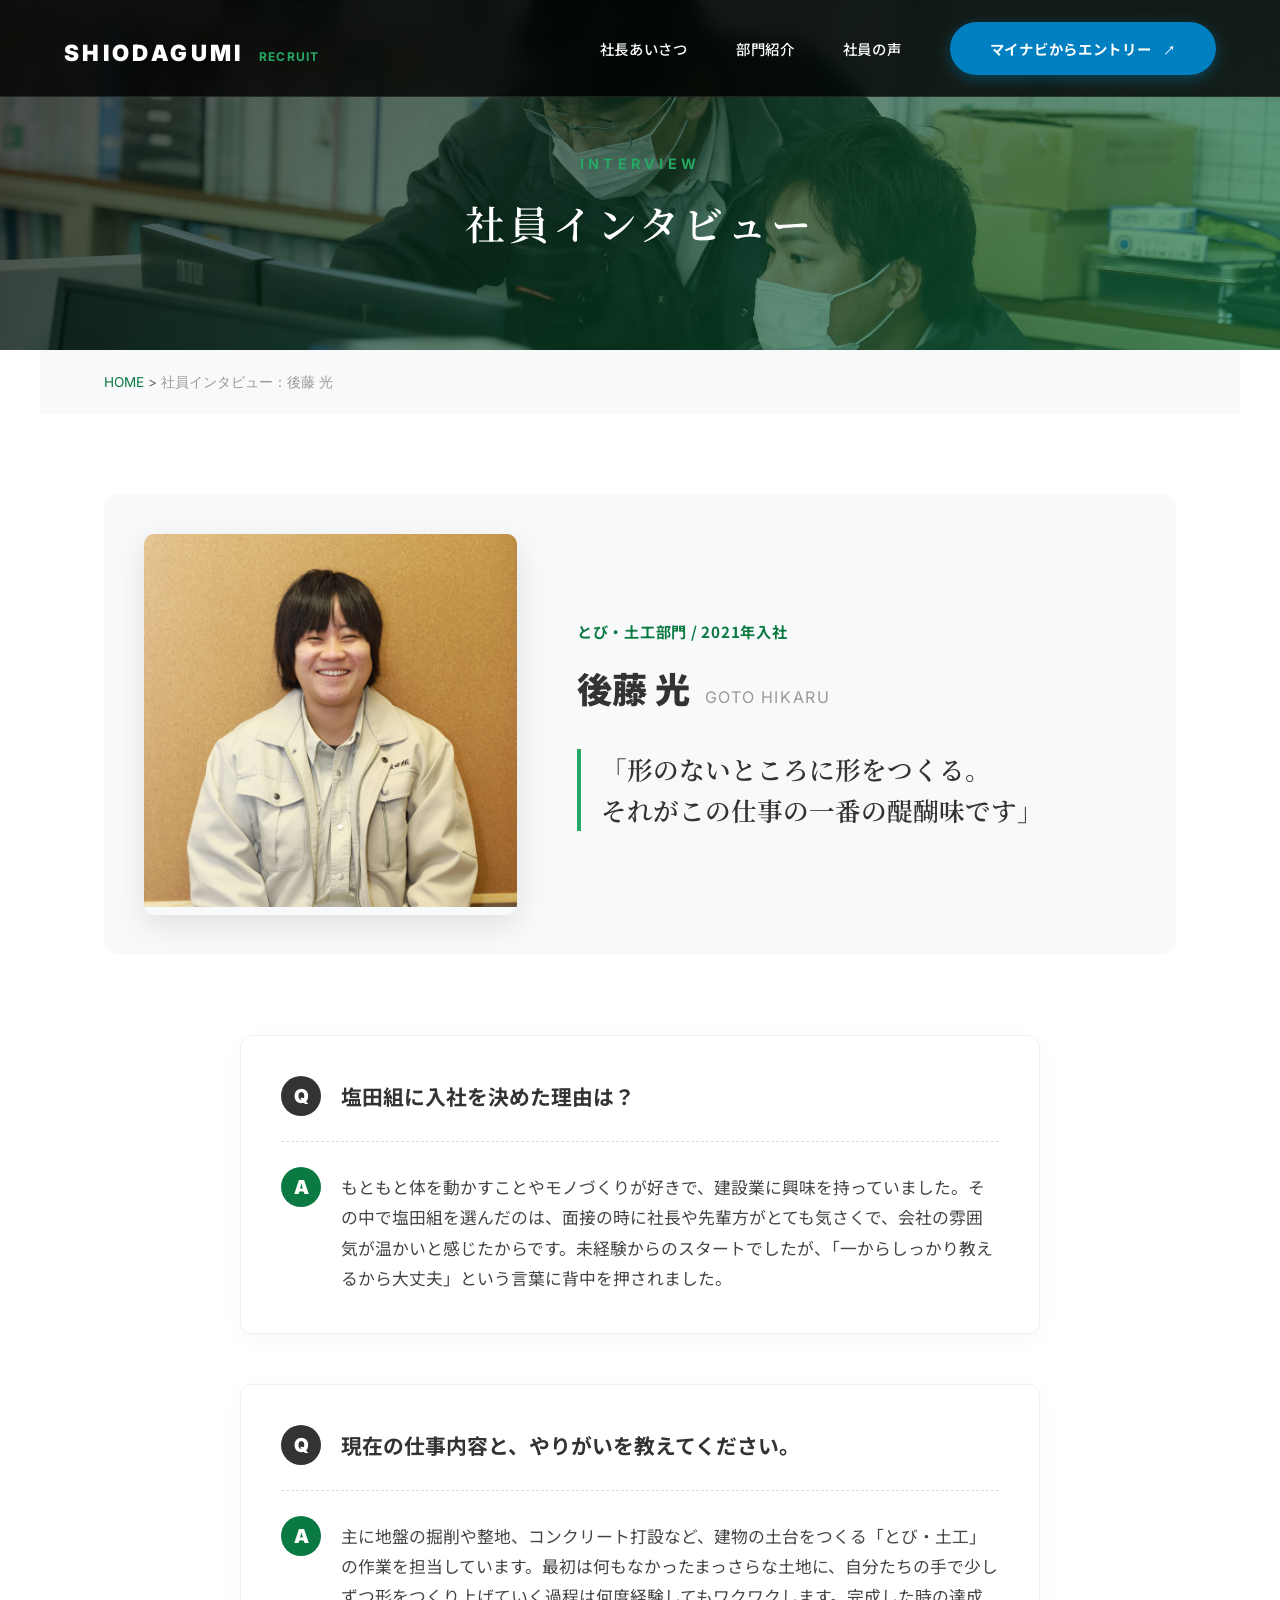
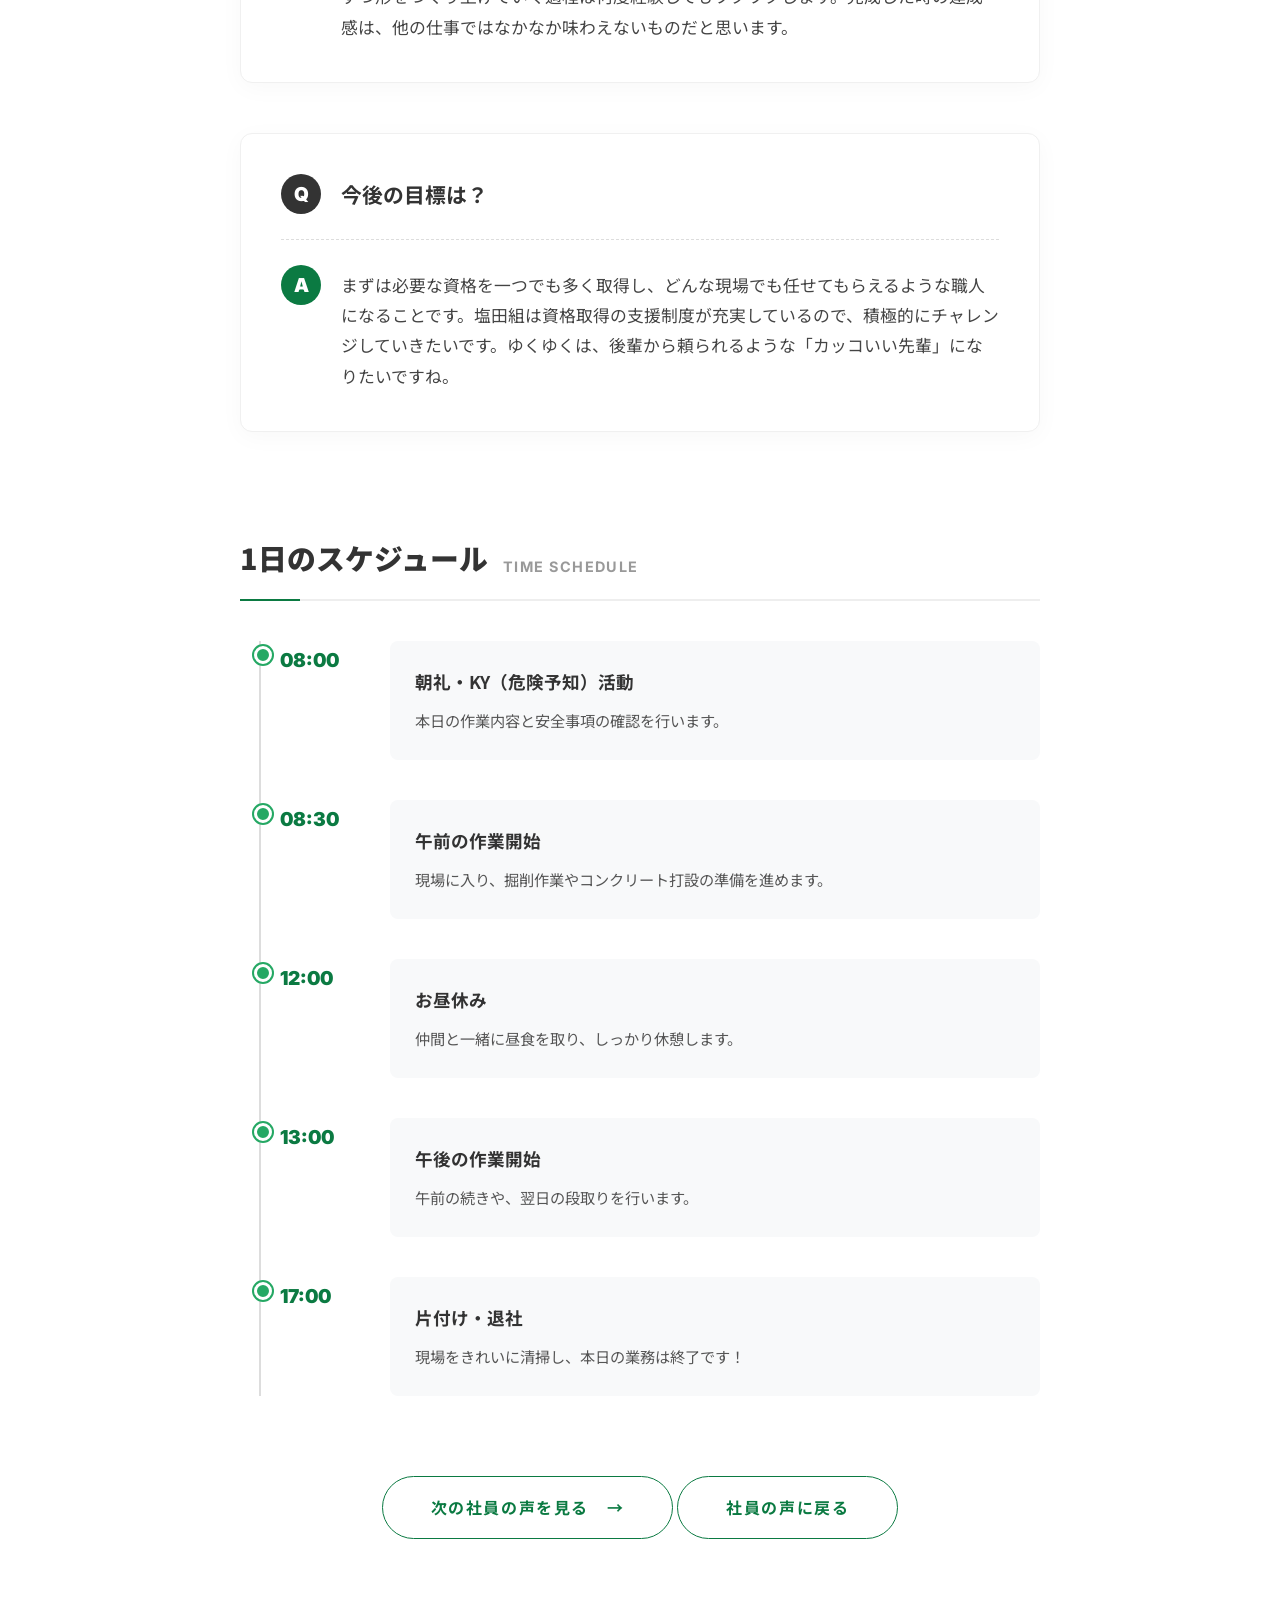
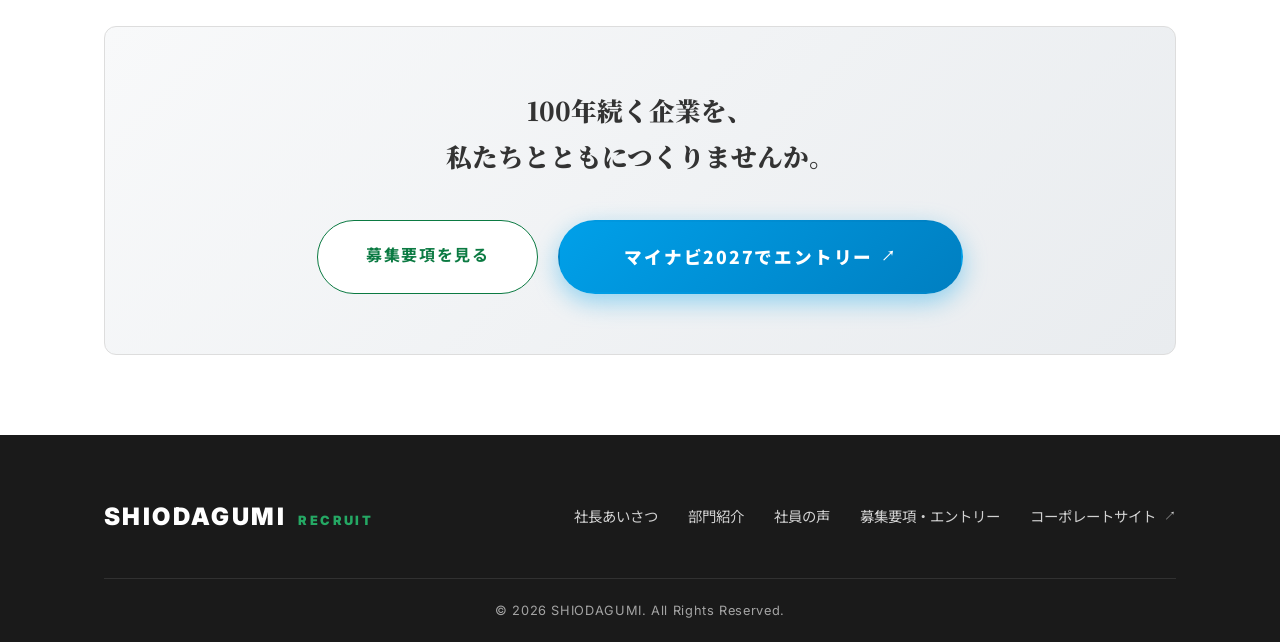
<file: voice-goto.html>
<!DOCTYPE html>
<html lang="ja">
<head>
    <meta charset="UTF-8">
    <meta name="viewport" content="width=device-width, initial-scale=1.0">
    <title>社員インタビュー：後藤 光 | 株式会社塩田組 採用サイト</title>
    <link rel="stylesheet" href="css/style.css">
    <link href="https://fonts.googleapis.com/css2?family=Inter:wght@400;700;900&family=Noto+Sans+JP:wght@300;500;700;900&family=Noto+Serif+JP:wght@600;900&display=swap" rel="stylesheet">
</head>
<body class="lower-page">
    <header class="header">
        <div class="header-inner">
            <h1 class="logo"><a href="index.html">SHIODAGUMI <span>RECRUIT</span></a></h1>
            <nav class="global-nav">
                <ul>
                    <li><a href="greeting.html">社長あいさつ</a></li>
                    <li><a href="works.html">部門紹介</a></li>
                    <li><a href="voices.html">社員の声</a></li>
                    <li>
                        <a href="https://job.mynavi.jp/27/pc/search/corp97656/outline.html" target="_blank" rel="noopener noreferrer" class="btn-entry" style="background-color: #007fc1; box-shadow: 0 4px 15px rgba(0, 127, 193, 0.4);">
                            マイナビからエントリー <span class="external-icon">↗</span>
                        </a>
                    </li>
                </ul>
            </nav>
            <button class="hamburger" id="js-hamburger">
                <span></span><span></span><span></span>
            </button>
        </div>
        <div class="mobile-menu" id="js-mobile-menu">
            <div class="mobile-menu-inner">
                <ul class="mobile-nav">
                    <li>
                        <a href="greeting.html">
                            <span class="en">PRESIDENT</span>
                            <span class="ja">社長あいさつ</span>
                        </a>
                    </li>
                    <li>
                        <a href="works.html">
                            <span class="en">WORKS</span>
                            <span class="ja">部門紹介</span>
                        </a>
                    </li>
                    <li>
                        <a href="voices.html">
                            <span class="en">VOICES</span>
                            <span class="ja">社員の声</span>
                        </a>
                    </li>
                    <li>
                        <a href="recruit.html">
                            <span class="en">RECRUIT</span>
                            <span class="ja">募集要項</span>
                        </a>
                    </li>
                </ul>
                <div class="mobile-menu-bottom">
                    <a href="https://job.mynavi.jp/27/pc/search/corp97656/outline.html" target="_blank" rel="noopener noreferrer" class="btn-mynavi-white">
                        マイナビからエントリー <span class="external-icon">↗</span>
                    </a>
                </div>
            </div>
        </div>
    </header>

    <div class="page-header">
        <div class="page-header-bg">
            <img src="images/hero-bg.jpg" alt="背景">
            <div class="page-header-overlay"></div>
        </div>
        <div class="page-header-content js-fade-in">
            <span class="en">INTERVIEW</span>
            <h1 class="ja serif">社員インタビュー</h1>
        </div>
    </div>

    <div class="breadcrumb inner">
        <a href="index.html">HOME</a> > <span>社員インタビュー：後藤 光</span>
    </div>

    <main class="section lower-main">
        <div class="inner">
            
            <div class="interview-hero js-fade-in">
                <div class="interview-hero-img">
                    <img src="images/voice-1.jpg" alt="後藤 光さん">
                </div>
                <div class="interview-hero-text">
                    <p class="role">とび・土工部門 / 2021年入社</p>
                    <h2 class="name">後藤 光 <span>GOTO HIKARU</span></h2>
                    <h3 class="catchphrase serif">「形のないところに形をつくる。<br>それがこの仕事の一番の醍醐味です」</h3>
                </div>
            </div>

            <div class="interview-qa-wrap">
                <div class="qa-block js-fade-in">
                    <div class="q-box">
                        <span class="icon">Q</span>
                        <h4>塩田組に入社を決めた理由は？</h4>
                    </div>
                    <div class="a-box">
                        <span class="icon">A</span>
                        <p>もともと体を動かすことやモノづくりが好きで、建設業に興味を持っていました。その中で塩田組を選んだのは、面接の時に社長や先輩方がとても気さくで、会社の雰囲気が温かいと感じたからです。未経験からのスタートでしたが、「一からしっかり教えるから大丈夫」という言葉に背中を押されました。</p>
                    </div>
                </div>
                <div class="qa-block js-fade-in">
                    <div class="q-box">
                        <span class="icon">Q</span>
                        <h4>現在の仕事内容と、やりがいを教えてください。</h4>
                    </div>
                    <div class="a-box">
                        <span class="icon">A</span>
                        <p>主に地盤の掘削や整地、コンクリート打設など、建物の土台をつくる「とび・土工」の作業を担当しています。最初は何もなかったまっさらな土地に、自分たちの手で少しずつ形をつくり上げていく過程は何度経験してもワクワクします。完成した時の達成感は、他の仕事ではなかなか味わえないものだと思います。</p>
                    </div>
                </div>
                <div class="qa-block js-fade-in">
                    <div class="q-box">
                        <span class="icon">Q</span>
                        <h4>今後の目標は？</h4>
                    </div>
                    <div class="a-box">
                        <span class="icon">A</span>
                        <p>まずは必要な資格を一つでも多く取得し、どんな現場でも任せてもらえるような職人になることです。塩田組は資格取得の支援制度が充実しているので、積極的にチャレンジしていきたいです。ゆくゆくは、後輩から頼られるような「カッコいい先輩」になりたいですね。</p>
                    </div>
                </div>
            </div>

            <div class="interview-schedule js-fade-in">
                <h2 class="recruit-heading">1日のスケジュール<span>TIME SCHEDULE</span></h2>
                <div class="timeline">
                    <div class="timeline-item">
                        <div class="time">08:00</div>
                        <div class="content">
                            <h5>朝礼・KY（危険予知）活動</h5>
                            <p>本日の作業内容と安全事項の確認を行います。</p>
                        </div>
                    </div>
                    <div class="timeline-item">
                        <div class="time">08:30</div>
                        <div class="content">
                            <h5>午前の作業開始</h5>
                            <p>現場に入り、掘削作業やコンクリート打設の準備を進めます。</p>
                        </div>
                    </div>
                    <div class="timeline-item">
                        <div class="time">12:00</div>
                        <div class="content">
                            <h5>お昼休み</h5>
                            <p>仲間と一緒に昼食を取り、しっかり休憩します。</p>
                        </div>
                    </div>
                    <div class="timeline-item">
                        <div class="time">13:00</div>
                        <div class="content">
                            <h5>午後の作業開始</h5>
                            <p>午前の続きや、翌日の段取りを行います。</p>
                        </div>
                    </div>
                    <div class="timeline-item">
                        <div class="time">17:00</div>
                        <div class="content">
                            <h5>片付け・退社</h5>
                            <p>現場をきれいに清掃し、本日の業務は終了です！</p>
                        </div>
                    </div>
                </div>
            </div>

            <div class="other-voices js-fade-in text-center">
                <a href="voice-shiina.html" class="btn-outline">次の社員の声を見る　→</a>
                <a href="voices.html" class="btn-outline">社員の声に戻る</a>
            </div>

            <div class="entry-cta js-fade-in text-center" style="margin-top: 80px;">
                <p class="serif" style="font-size: 1.6rem; margin-bottom: 40px; color: var(--text-color);">
                    100年続く企業を、<br>私たちとともにつくりませんか。
                </p>
                <div class="cta-btn-group">
                    <a href="recruit.html" class="btn-outline" style="background-color: var(--white); padding: 1.2rem 3rem;">募集要項を見る</a>
                    <a href="https://job.mynavi.jp/27/pc/search/corp97656/outline.html" target="_blank" rel="noopener noreferrer" class="btn-mynavi">
                        マイナビ2027でエントリー <span class="external-icon">↗</span>
                    </a>
                </div>
            </div>
            </div>
        </div>
    </main>

    <footer class="footer">
        <div class="inner">
            <div class="footer-content">
                <div class="footer-logo"><a href="index.html">SHIODAGUMI <span>RECRUIT</span></a></div>
                <ul class="footer-nav">
                    <li><a href="greeting.html">社長あいさつ</a></li>
                    <li><a href="works.html">部門紹介</a></li>
                    <li><a href="voices.html">社員の声</a></li>
                    <li><a href="recruit.html">募集要項・エントリー</a></li>
                    <li><a href="https://shiodagumi.co.jp/" target="_blank" rel="noopener noreferrer">コーポレートサイト <span class="external-icon">↗</span></a></li>
                </ul>
            </div>
            <div class="copyright">&copy; 2026 SHIODAGUMI. All Rights Reserved.</div>
        </div>
    </footer>
    <script src="js/script.js"></script>
</body>
</html>
</file>
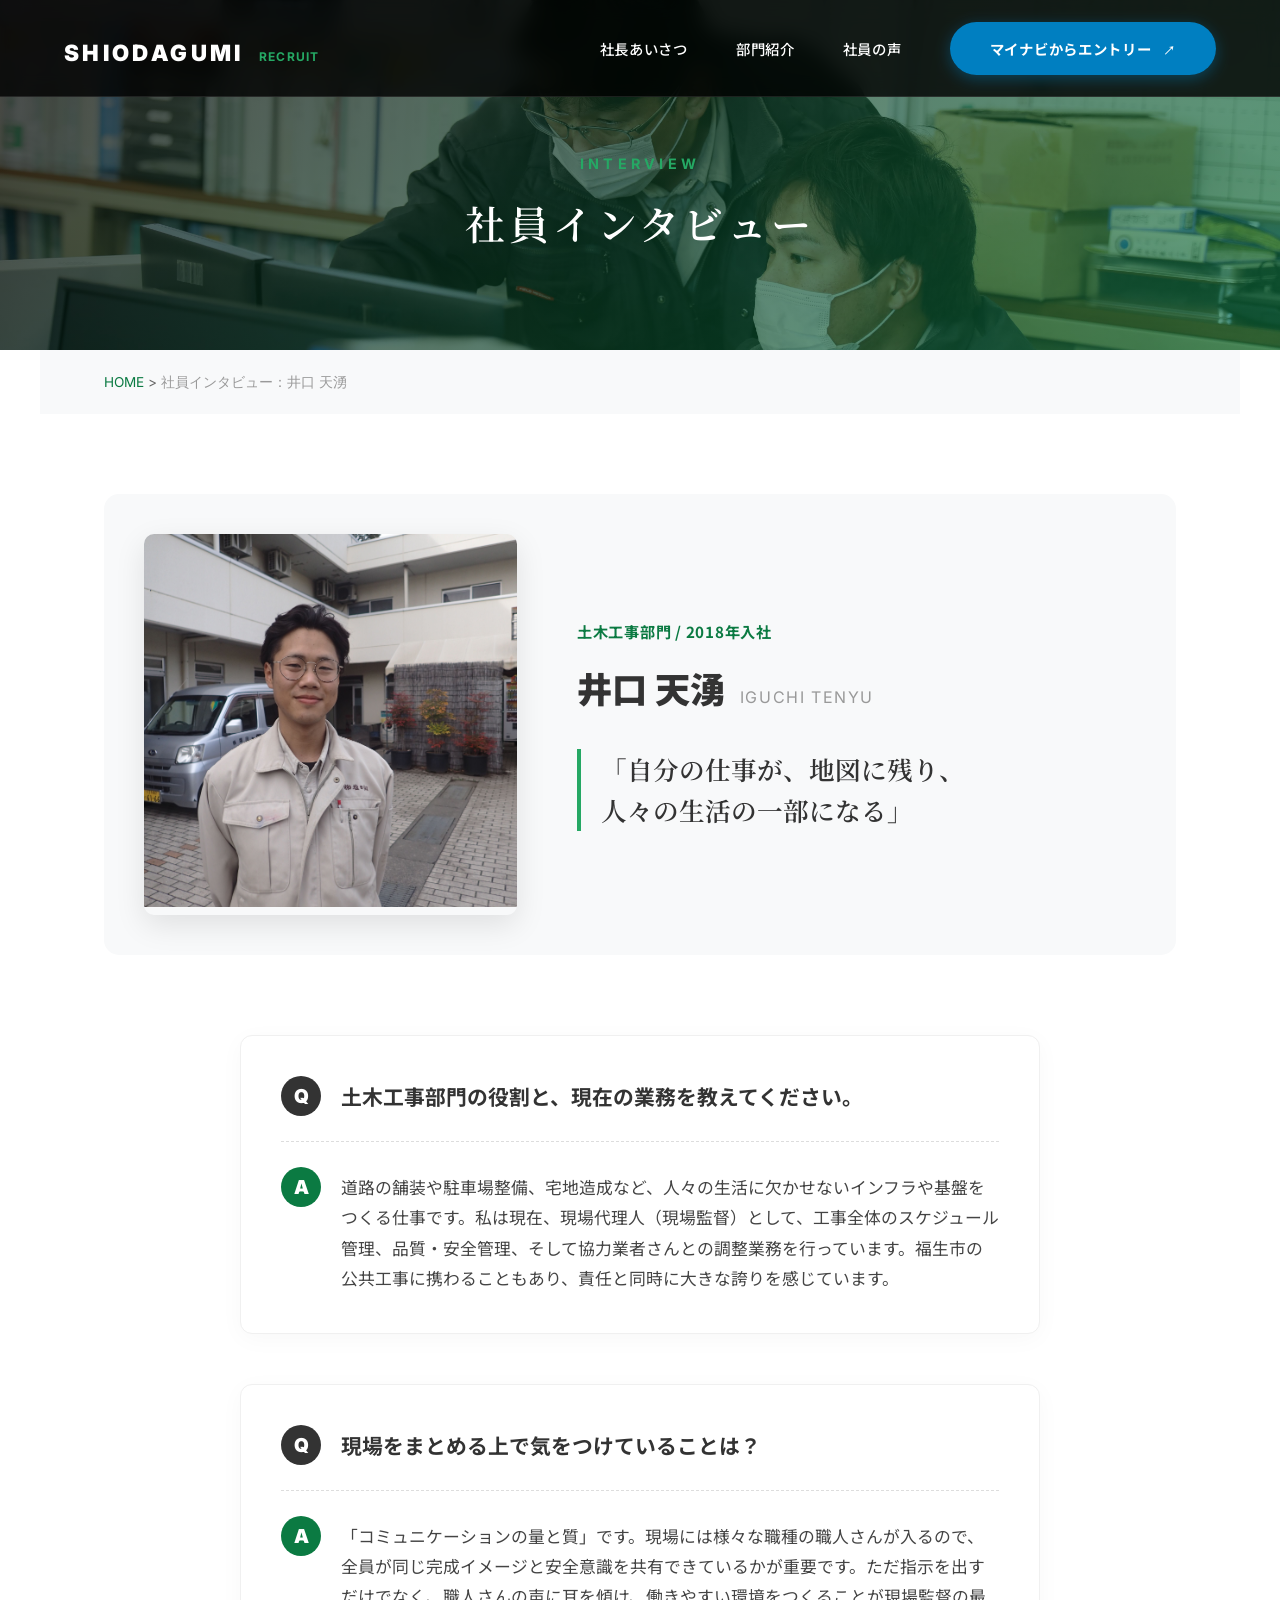
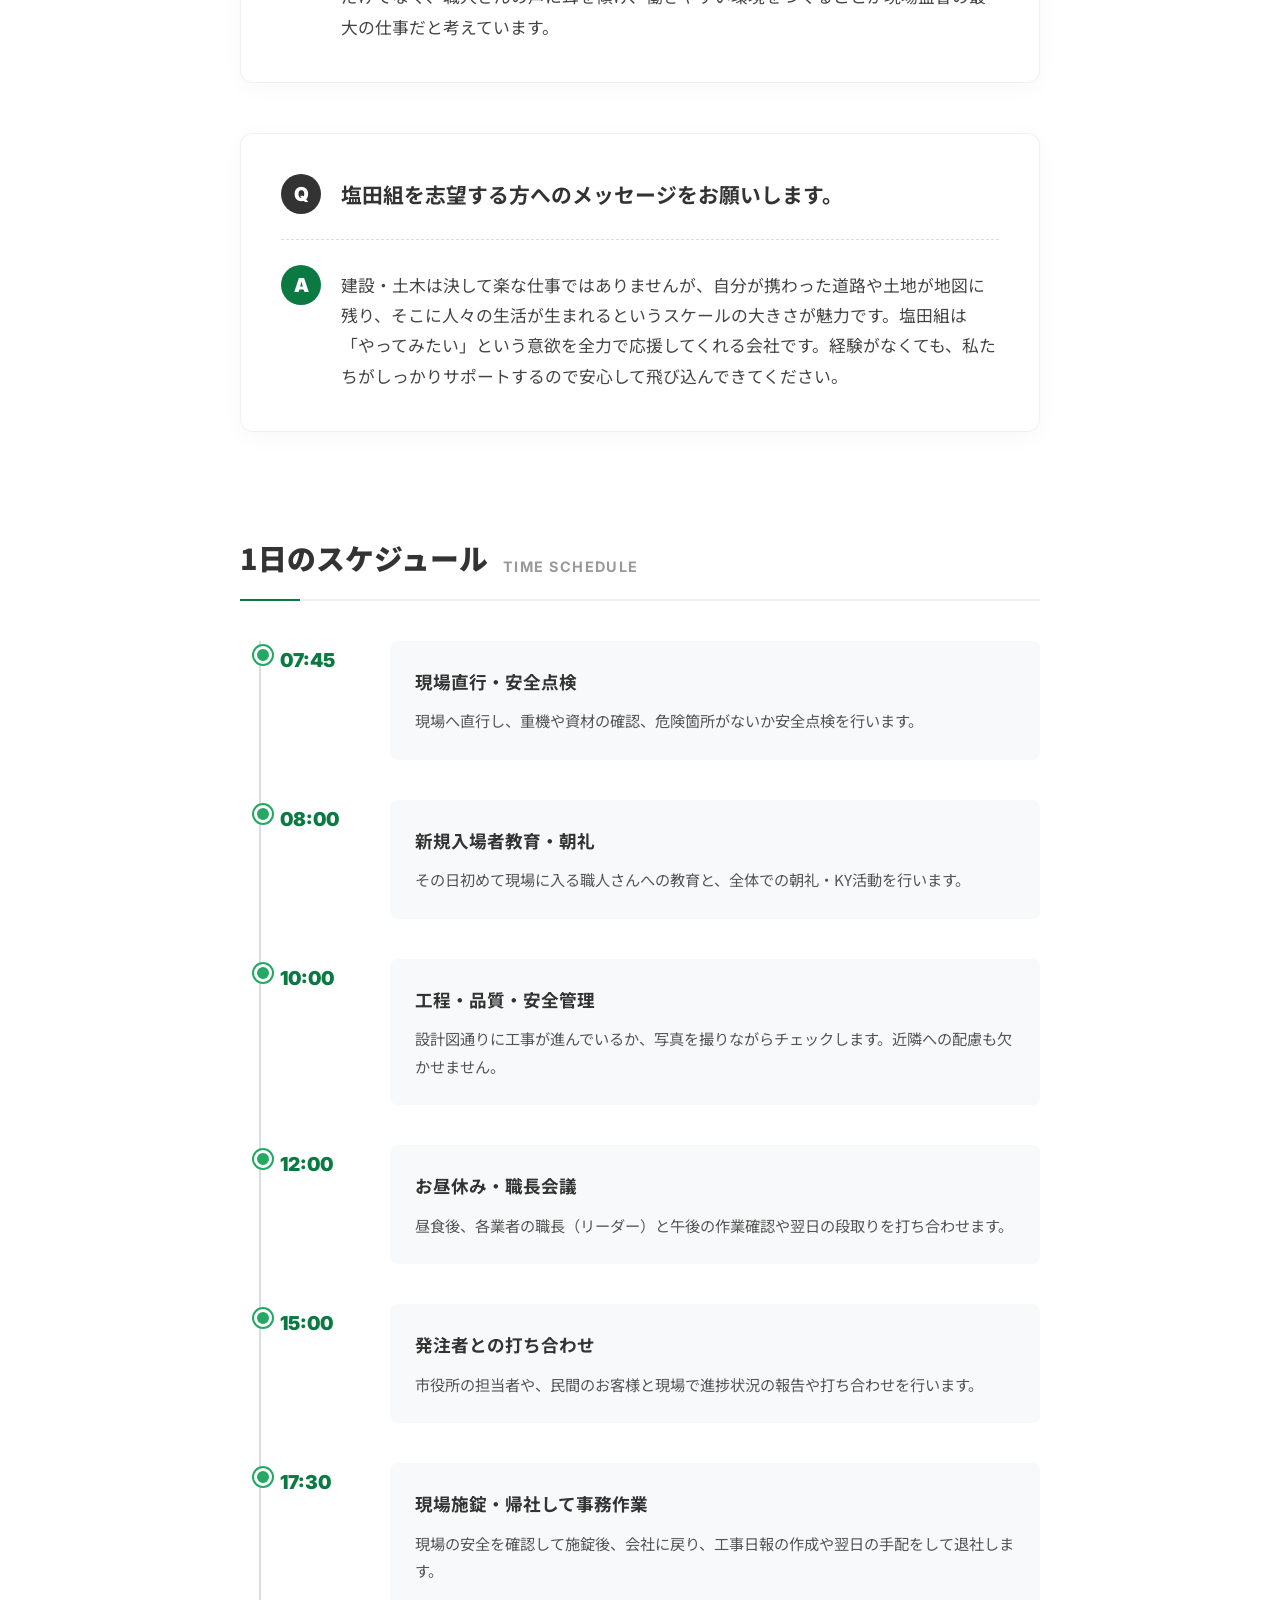
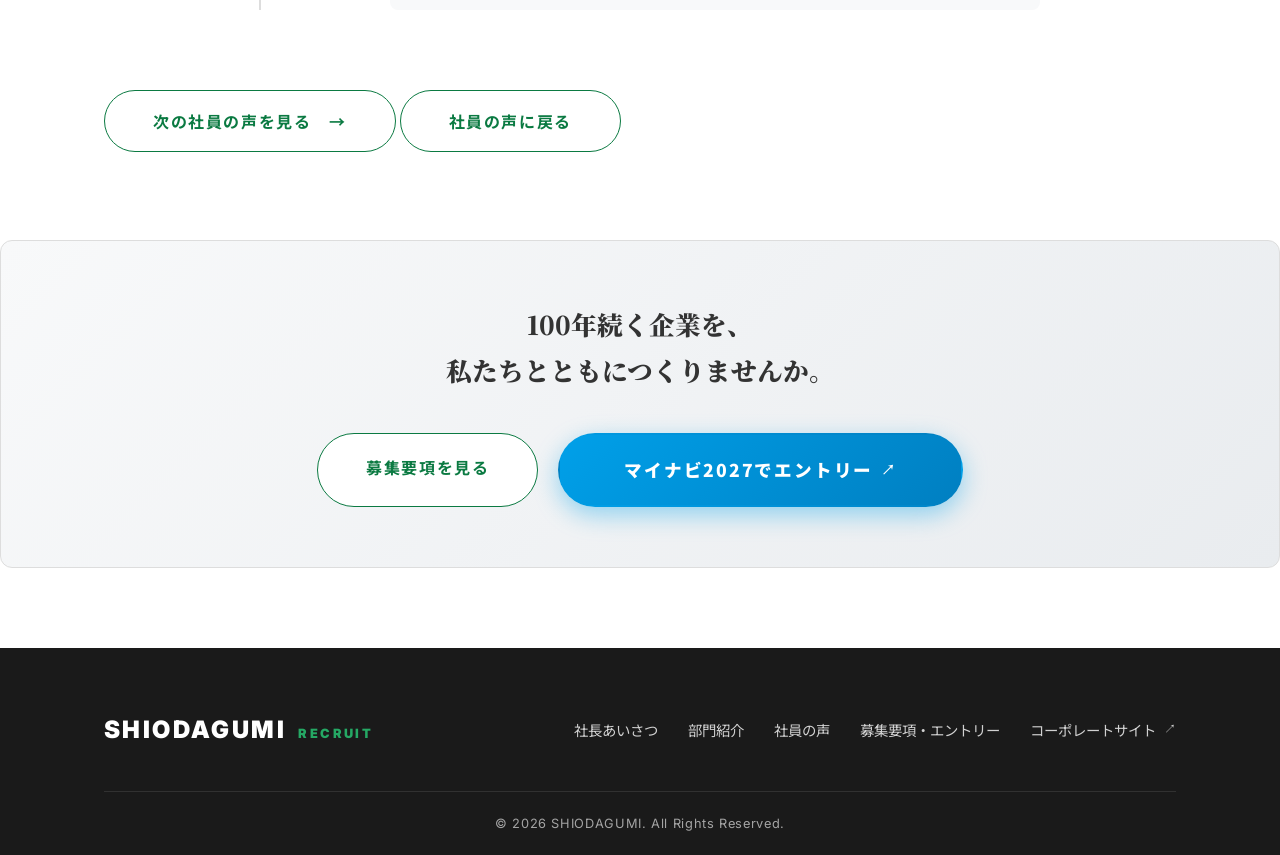
<file: voice-iguchi.html>
<!DOCTYPE html>
<html lang="ja">
<head>
    <meta charset="UTF-8">
    <meta name="viewport" content="width=device-width, initial-scale=1.0">
    <title>社員インタビュー：井口 天湧 | 株式会社塩田組 採用サイト</title>
    <link rel="stylesheet" href="css/style.css">
    <link href="https://fonts.googleapis.com/css2?family=Inter:wght@400;700;900&family=Noto+Sans+JP:wght@300;500;700;900&family=Noto+Serif+JP:wght@600;900&display=swap" rel="stylesheet">
</head>
<body class="lower-page">
    <header class="header">
        <div class="header-inner">
            <h1 class="logo"><a href="index.html">SHIODAGUMI <span>RECRUIT</span></a></h1>
            <nav class="global-nav">
                <ul>
                    <li><a href="greeting.html">社長あいさつ</a></li>
                    <li><a href="works.html">部門紹介</a></li>
                    <li><a href="voices.html">社員の声</a></li>
                    <li>
                        <a href="https://job.mynavi.jp/27/pc/search/corp97656/outline.html" target="_blank" rel="noopener noreferrer" class="btn-entry" style="background-color: #007fc1; box-shadow: 0 4px 15px rgba(0, 127, 193, 0.4);">
                            マイナビからエントリー <span class="external-icon">↗</span>
                        </a>
                    </li>
                </ul>
            </nav>
            <button class="hamburger" id="js-hamburger">
                <span></span><span></span><span></span>
            </button>
        </div>
        <div class="mobile-menu" id="js-mobile-menu">
            <div class="mobile-menu-inner">
                <ul class="mobile-nav">
                    <li>
                        <a href="greeting.html">
                            <span class="en">PRESIDENT</span>
                            <span class="ja">社長あいさつ</span>
                        </a>
                    </li>
                    <li>
                        <a href="works.html">
                            <span class="en">WORKS</span>
                            <span class="ja">部門紹介</span>
                        </a>
                    </li>
                    <li>
                        <a href="voices.html">
                            <span class="en">VOICES</span>
                            <span class="ja">社員の声</span>
                        </a>
                    </li>
                    <li>
                        <a href="recruit.html">
                            <span class="en">RECRUIT</span>
                            <span class="ja">募集要項</span>
                        </a>
                    </li>
                </ul>
                <div class="mobile-menu-bottom">
                    <a href="https://job.mynavi.jp/27/pc/search/corp97656/outline.html" target="_blank" rel="noopener noreferrer" class="btn-mynavi-white">
                        マイナビからエントリー <span class="external-icon">↗</span>
                    </a>
                </div>
            </div>
        </div>
    </header>

    <div class="page-header">
        <div class="page-header-bg">
            <img src="images/hero-bg.jpg" alt="背景">
            <div class="page-header-overlay"></div>
        </div>
        <div class="page-header-content js-fade-in">
            <span class="en">INTERVIEW</span>
            <h1 class="ja serif">社員インタビュー</h1>
        </div>
    </div>

    <div class="breadcrumb inner">
        <a href="index.html">HOME</a> > <span>社員インタビュー：井口 天湧</span>
    </div>

    <main class="section lower-main">
        <div class="inner">
            
            <div class="interview-hero js-fade-in">
                <div class="interview-hero-img">
                    <img src="images/voice-3.jpg" alt="井口 天湧さん">
                </div>
                <div class="interview-hero-text">
                    <p class="role">土木工事部門 / 2018年入社</p>
                    <h2 class="name">井口 天湧 <span>IGUCHI TENYU</span></h2>
                    <h3 class="catchphrase serif">「自分の仕事が、地図に残り、<br>人々の生活の一部になる」</h3>
                </div>
            </div>

            <div class="interview-qa-wrap">
                <div class="qa-block js-fade-in">
                    <div class="q-box">
                        <span class="icon">Q</span>
                        <h4>土木工事部門の役割と、現在の業務を教えてください。</h4>
                    </div>
                    <div class="a-box">
                        <span class="icon">A</span>
                        <p>道路の舗装や駐車場整備、宅地造成など、人々の生活に欠かせないインフラや基盤をつくる仕事です。私は現在、現場代理人（現場監督）として、工事全体のスケジュール管理、品質・安全管理、そして協力業者さんとの調整業務を行っています。福生市の公共工事に携わることもあり、責任と同時に大きな誇りを感じています。</p>
                    </div>
                </div>
                <div class="qa-block js-fade-in">
                    <div class="q-box">
                        <span class="icon">Q</span>
                        <h4>現場をまとめる上で気をつけていることは？</h4>
                    </div>
                    <div class="a-box">
                        <span class="icon">A</span>
                        <p>「コミュニケーションの量と質」です。現場には様々な職種の職人さんが入るので、全員が同じ完成イメージと安全意識を共有できているかが重要です。ただ指示を出すだけでなく、職人さんの声に耳を傾け、働きやすい環境をつくることが現場監督の最大の仕事だと考えています。</p>
                    </div>
                </div>
                <div class="qa-block js-fade-in">
                    <div class="q-box">
                        <span class="icon">Q</span>
                        <h4>塩田組を志望する方へのメッセージをお願いします。</h4>
                    </div>
                    <div class="a-box">
                        <span class="icon">A</span>
                        <p>建設・土木は決して楽な仕事ではありませんが、自分が携わった道路や土地が地図に残り、そこに人々の生活が生まれるというスケールの大きさが魅力です。塩田組は「やってみたい」という意欲を全力で応援してくれる会社です。経験がなくても、私たちがしっかりサポートするので安心して飛び込んできてください。</p>
                    </div>
                </div>
            </div>

            <div class="interview-schedule js-fade-in">
                <h2 class="recruit-heading">1日のスケジュール<span>TIME SCHEDULE</span></h2>
                <div class="timeline">
                    <div class="timeline-item">
                        <div class="time">07:45</div>
                        <div class="content">
                            <h5>現場直行・安全点検</h5>
                            <p>現場へ直行し、重機や資材の確認、危険箇所がないか安全点検を行います。</p>
                        </div>
                    </div>
                    <div class="timeline-item">
                        <div class="time">08:00</div>
                        <div class="content">
                            <h5>新規入場者教育・朝礼</h5>
                            <p>その日初めて現場に入る職人さんへの教育と、全体での朝礼・KY活動を行います。</p>
                        </div>
                    </div>
                    <div class="timeline-item">
                        <div class="time">10:00</div>
                        <div class="content">
                            <h5>工程・品質・安全管理</h5>
                            <p>設計図通りに工事が進んでいるか、写真を撮りながらチェックします。近隣への配慮も欠かせません。</p>
                        </div>
                    </div>
                    <div class="timeline-item">
                        <div class="time">12:00</div>
                        <div class="content">
                            <h5>お昼休み・職長会議</h5>
                            <p>昼食後、各業者の職長（リーダー）と午後の作業確認や翌日の段取りを打ち合わせます。</p>
                        </div>
                    </div>
                    <div class="timeline-item">
                        <div class="time">15:00</div>
                        <div class="content">
                            <h5>発注者との打ち合わせ</h5>
                            <p>市役所の担当者や、民間のお客様と現場で進捗状況の報告や打ち合わせを行います。</p>
                        </div>
                    </div>
                    <div class="timeline-item">
                        <div class="time">17:30</div>
                        <div class="content">
                            <h5>現場施錠・帰社して事務作業</h5>
                            <p>現場の安全を確認して施錠後、会社に戻り、工事日報の作成や翌日の手配をして退社します。</p>
                        </div>
                    </div>
                </div>
            </div>

            <div class="other-voices js-fade-in text-center">
            </div>
                <a href="voice-goto.html" class="btn-outline">次の社員の声を見る　→</a>
                <a href="voices.html" class="btn-outline">社員の声に戻る</a>
            </div>

            <div class="entry-cta js-fade-in text-center" style="margin-top: 80px;">
                <p class="serif" style="font-size: 1.6rem; margin-bottom: 40px; color: var(--text-color);">
                    100年続く企業を、<br>私たちとともにつくりませんか。
                </p>
                <div class="cta-btn-group">
                    <a href="recruit.html" class="btn-outline" style="background-color: var(--white); padding: 1.2rem 3rem;">募集要項を見る</a>
                    <a href="https://job.mynavi.jp/27/pc/search/corp97656/outline.html" target="_blank" rel="noopener noreferrer" class="btn-mynavi">
                        マイナビ2027でエントリー <span class="external-icon">↗</span>
                    </a>
                </div>
            </div>
        </div>
    </main>

    <footer class="footer">
        <div class="inner">
            <div class="footer-content">
                <div class="footer-logo"><a href="index.html">SHIODAGUMI <span>RECRUIT</span></a></div>
                <ul class="footer-nav">
                    <li><a href="greeting.html">社長あいさつ</a></li>
                    <li><a href="works.html">部門紹介</a></li>
                    <li><a href="voices.html">社員の声</a></li>
                    <li><a href="recruit.html">募集要項・エントリー</a></li>
                    <li><a href="https://shiodagumi.co.jp/" target="_blank" rel="noopener noreferrer">コーポレートサイト <span class="external-icon">↗</span></a></li>
                </ul>
            </div>
            <div class="copyright">&copy; 2026 SHIODAGUMI. All Rights Reserved.</div>
        </div>
    </footer>

    <script src="js/script.js"></script>
</body>
</html>
</file>
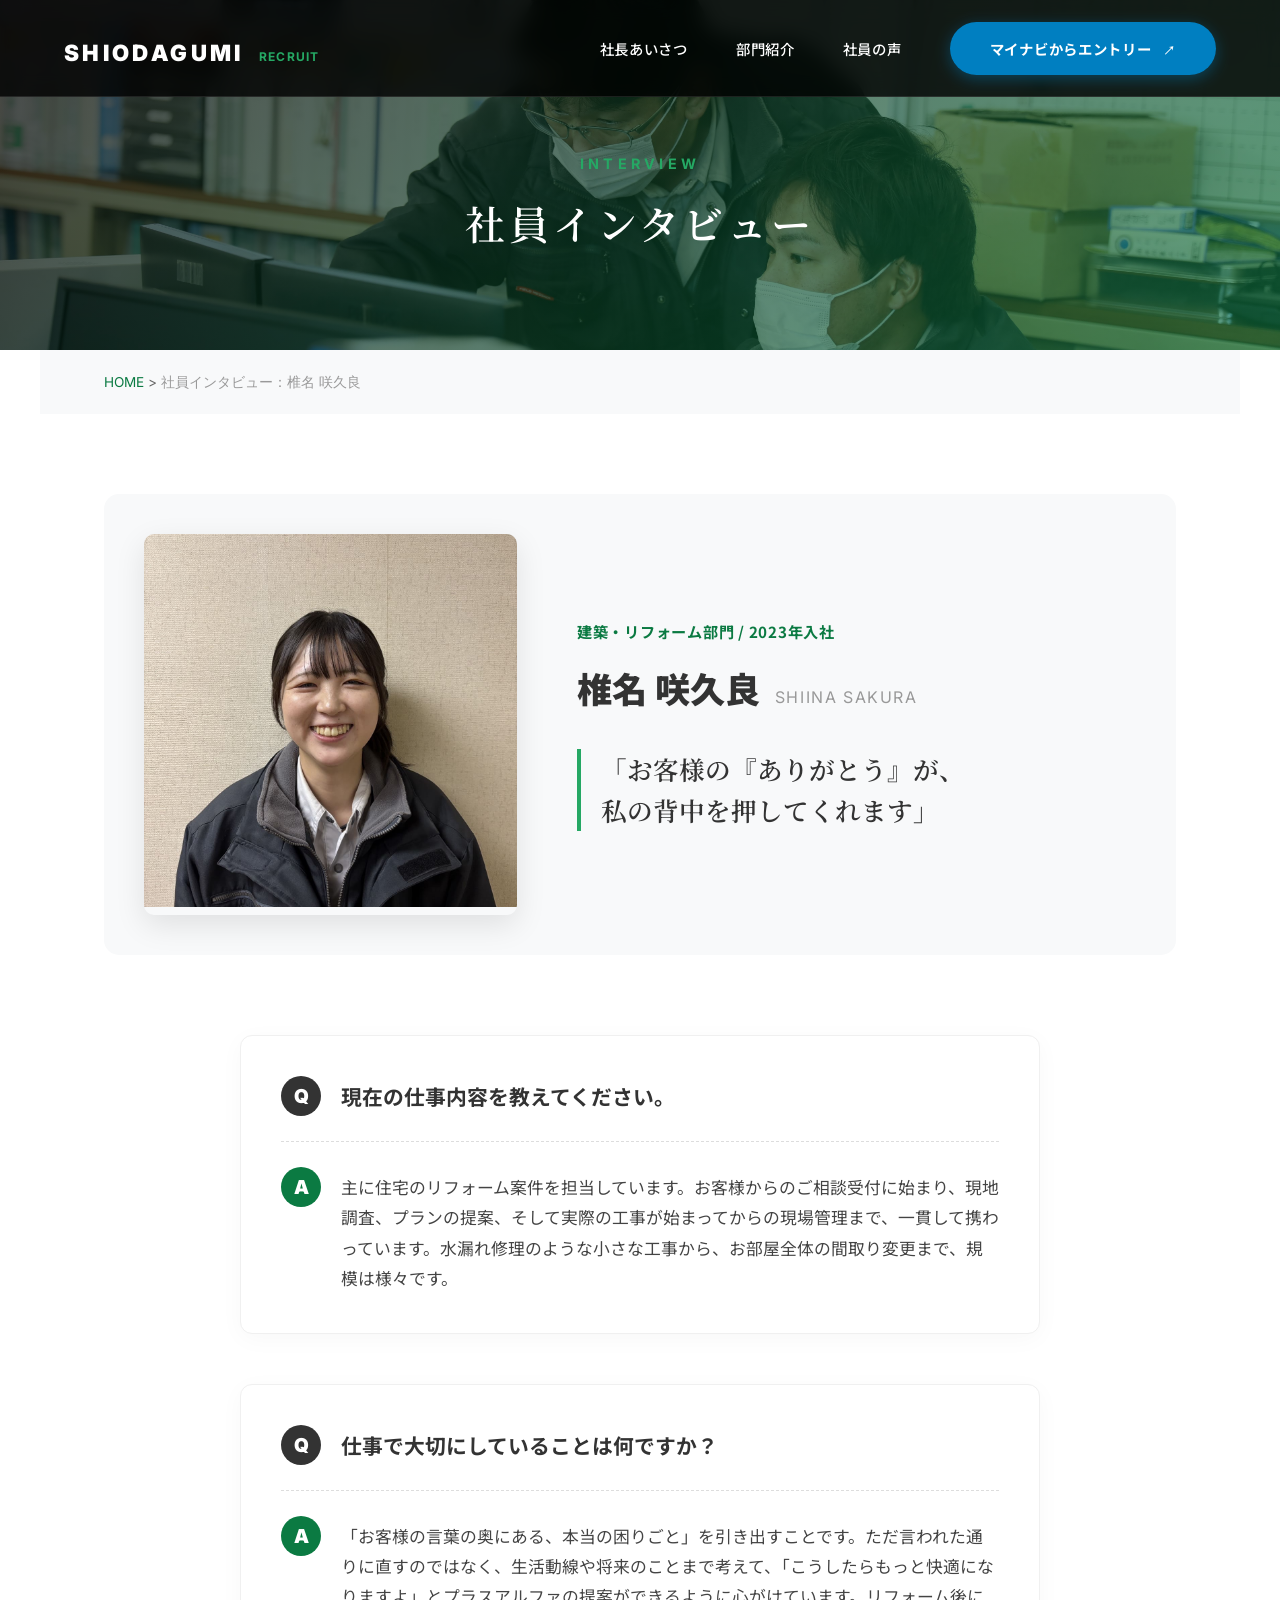
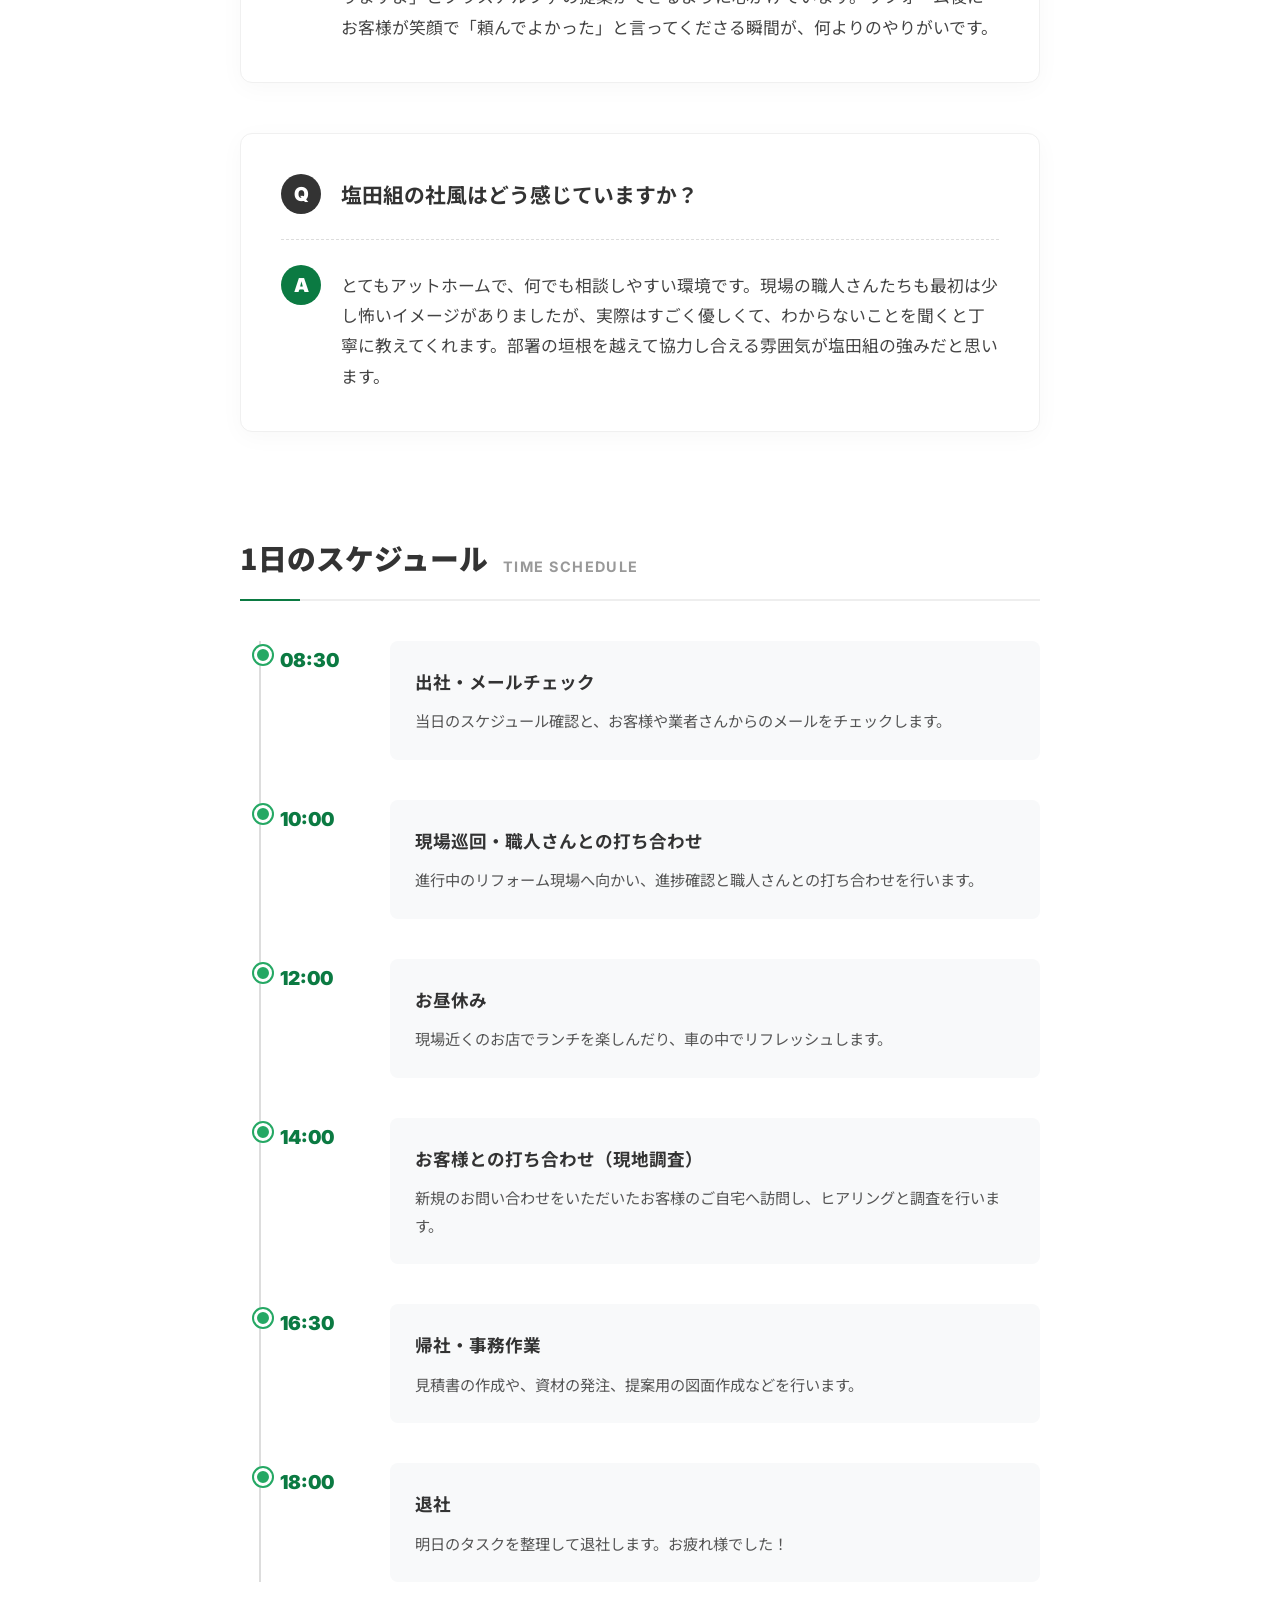
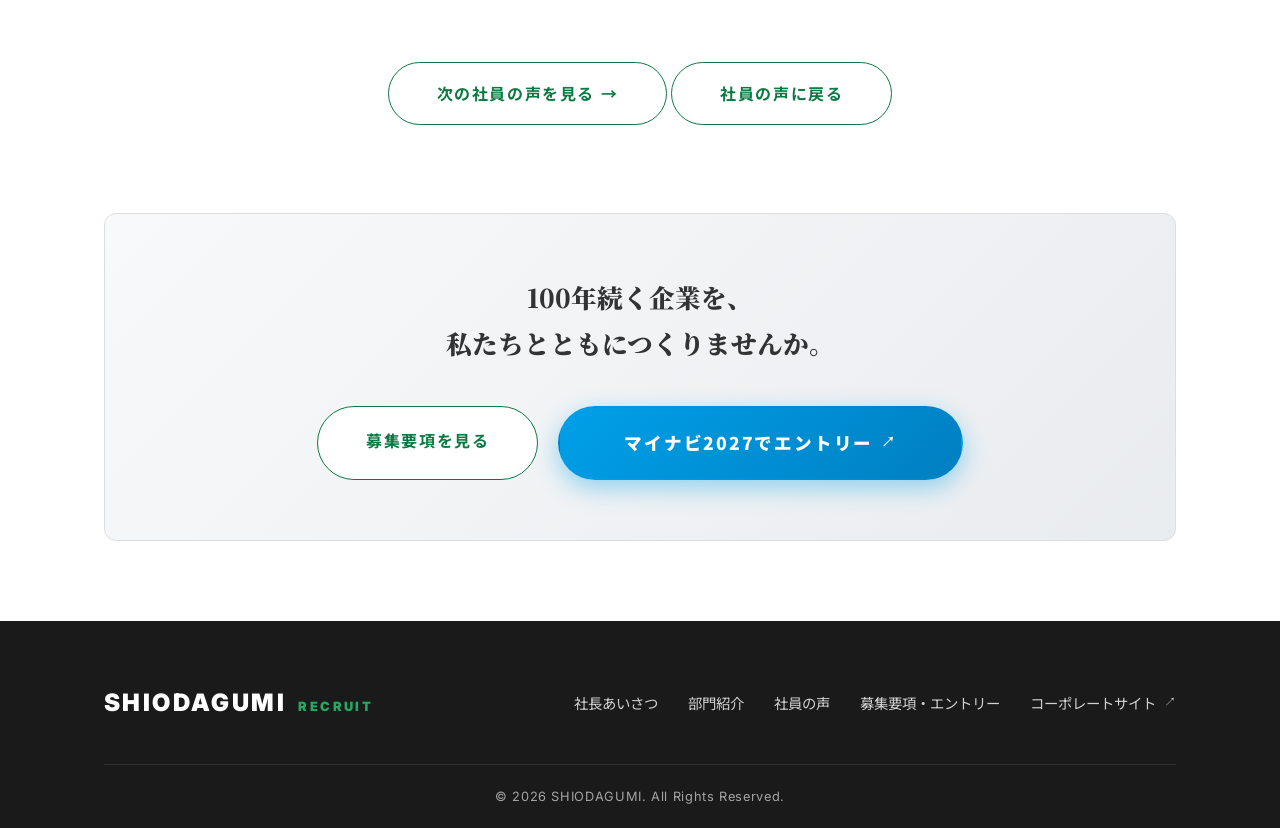
<file: voice-shiina.html>
<!DOCTYPE html>
<html lang="ja">
<head>
    <meta charset="UTF-8">
    <meta name="viewport" content="width=device-width, initial-scale=1.0">
    <title>社員インタビュー：椎名 咲久良 | 株式会社塩田組 採用サイト</title>
    <link rel="stylesheet" href="css/style.css">
    <link href="https://fonts.googleapis.com/css2?family=Inter:wght@400;700;900&family=Noto+Sans+JP:wght@300;500;700;900&family=Noto+Serif+JP:wght@600;900&display=swap" rel="stylesheet">
</head>
<body class="lower-page">
    <header class="header">
        <div class="header-inner">
            <h1 class="logo"><a href="index.html">SHIODAGUMI <span>RECRUIT</span></a></h1>
            <nav class="global-nav">
                <ul>
                    <li><a href="greeting.html">社長あいさつ</a></li>
                    <li><a href="works.html">部門紹介</a></li>
                    <li><a href="voices.html">社員の声</a></li>
                    <li>
                        <a href="https://job.mynavi.jp/27/pc/search/corp97656/outline.html" target="_blank" rel="noopener noreferrer" class="btn-entry" style="background-color: #007fc1; box-shadow: 0 4px 15px rgba(0, 127, 193, 0.4);">
                            マイナビからエントリー <span class="external-icon">↗</span>
                        </a>
                    </li>
                </ul>
            </nav>
            <button class="hamburger" id="js-hamburger">
                <span></span><span></span><span></span>
            </button>
        </div>
        <div class="mobile-menu" id="js-mobile-menu">
            <div class="mobile-menu-inner">
                <ul class="mobile-nav">
                    <li>
                        <a href="greeting.html">
                            <span class="en">PRESIDENT</span>
                            <span class="ja">社長あいさつ</span>
                        </a>
                    </li>
                    <li>
                        <a href="works.html">
                            <span class="en">WORKS</span>
                            <span class="ja">部門紹介</span>
                        </a>
                    </li>
                    <li>
                        <a href="voices.html">
                            <span class="en">VOICES</span>
                            <span class="ja">社員の声</span>
                        </a>
                    </li>
                    <li>
                        <a href="recruit.html">
                            <span class="en">RECRUIT</span>
                            <span class="ja">募集要項</span>
                        </a>
                    </li>
                </ul>
                <div class="mobile-menu-bottom">
                    <a href="https://job.mynavi.jp/27/pc/search/corp97656/outline.html" target="_blank" rel="noopener noreferrer" class="btn-mynavi-white">
                        マイナビからエントリー <span class="external-icon">↗</span>
                    </a>
                </div>
            </div>
        </div>
    </header>

    <div class="page-header">
        <div class="page-header-bg">
            <img src="images/hero-bg.jpg" alt="背景">
            <div class="page-header-overlay"></div>
        </div>
        <div class="page-header-content js-fade-in">
            <span class="en">INTERVIEW</span>
            <h1 class="ja serif">社員インタビュー</h1>
        </div>
    </div>

    <div class="breadcrumb inner">
        <a href="index.html">HOME</a> > <span>社員インタビュー：椎名 咲久良</span>
    </div>

    <main class="section lower-main">
        <div class="inner">
            
            <div class="interview-hero js-fade-in">
                <div class="interview-hero-img">
                    <img src="images/voice-2.jpg" alt="椎名 咲久良さん">
                </div>
                <div class="interview-hero-text">
                    <p class="role">建築・リフォーム部門 / 2023年入社</p>
                    <h2 class="name">椎名 咲久良 <span>SHIINA SAKURA</span></h2>
                    <h3 class="catchphrase serif">「お客様の『ありがとう』が、<br>私の背中を押してくれます」</h3>
                </div>
            </div>

            <div class="interview-qa-wrap">
                <div class="qa-block js-fade-in">
                    <div class="q-box">
                        <span class="icon">Q</span>
                        <h4>現在の仕事内容を教えてください。</h4>
                    </div>
                    <div class="a-box">
                        <span class="icon">A</span>
                        <p>主に住宅のリフォーム案件を担当しています。お客様からのご相談受付に始まり、現地調査、プランの提案、そして実際の工事が始まってからの現場管理まで、一貫して携わっています。水漏れ修理のような小さな工事から、お部屋全体の間取り変更まで、規模は様々です。</p>
                    </div>
                </div>
                <div class="qa-block js-fade-in">
                    <div class="q-box">
                        <span class="icon">Q</span>
                        <h4>仕事で大切にしていることは何ですか？</h4>
                    </div>
                    <div class="a-box">
                        <span class="icon">A</span>
                        <p>「お客様の言葉の奥にある、本当の困りごと」を引き出すことです。ただ言われた通りに直すのではなく、生活動線や将来のことまで考えて、「こうしたらもっと快適になりますよ」とプラスアルファの提案ができるように心がけています。リフォーム後にお客様が笑顔で「頼んでよかった」と言ってくださる瞬間が、何よりのやりがいです。</p>
                    </div>
                </div>
                <div class="qa-block js-fade-in">
                    <div class="q-box">
                        <span class="icon">Q</span>
                        <h4>塩田組の社風はどう感じていますか？</h4>
                    </div>
                    <div class="a-box">
                        <span class="icon">A</span>
                        <p>とてもアットホームで、何でも相談しやすい環境です。現場の職人さんたちも最初は少し怖いイメージがありましたが、実際はすごく優しくて、わからないことを聞くと丁寧に教えてくれます。部署の垣根を越えて協力し合える雰囲気が塩田組の強みだと思います。</p>
                    </div>
                </div>
            </div>

            <div class="interview-schedule js-fade-in">
                <h2 class="recruit-heading">1日のスケジュール<span>TIME SCHEDULE</span></h2>
                <div class="timeline">
                    <div class="timeline-item">
                        <div class="time">08:30</div>
                        <div class="content">
                            <h5>出社・メールチェック</h5>
                            <p>当日のスケジュール確認と、お客様や業者さんからのメールをチェックします。</p>
                        </div>
                    </div>
                    <div class="timeline-item">
                        <div class="time">10:00</div>
                        <div class="content">
                            <h5>現場巡回・職人さんとの打ち合わせ</h5>
                            <p>進行中のリフォーム現場へ向かい、進捗確認と職人さんとの打ち合わせを行います。</p>
                        </div>
                    </div>
                    <div class="timeline-item">
                        <div class="time">12:00</div>
                        <div class="content">
                            <h5>お昼休み</h5>
                            <p>現場近くのお店でランチを楽しんだり、車の中でリフレッシュします。</p>
                        </div>
                    </div>
                    <div class="timeline-item">
                        <div class="time">14:00</div>
                        <div class="content">
                            <h5>お客様との打ち合わせ（現地調査）</h5>
                            <p>新規のお問い合わせをいただいたお客様のご自宅へ訪問し、ヒアリングと調査を行います。</p>
                        </div>
                    </div>
                    <div class="timeline-item">
                        <div class="time">16:30</div>
                        <div class="content">
                            <h5>帰社・事務作業</h5>
                            <p>見積書の作成や、資材の発注、提案用の図面作成などを行います。</p>
                        </div>
                    </div>
                    <div class="timeline-item">
                        <div class="time">18:00</div>
                        <div class="content">
                            <h5>退社</h5>
                            <p>明日のタスクを整理して退社します。お疲れ様でした！</p>
                        </div>
                    </div>
                </div>
            </div>

            <div class="other-voices js-fade-in text-center">
                <a href="voice-iguchi.html" class="btn-outline">次の社員の声を見る →</a>
                <a href="voices.html" class="btn-outline">社員の声に戻る</a>
            </div>

            <div class="entry-cta js-fade-in text-center" style="margin-top: 80px;">
                <p class="serif" style="font-size: 1.6rem; margin-bottom: 40px; color: var(--text-color);">
                    100年続く企業を、<br>私たちとともにつくりませんか。
                </p>
                <div class="cta-btn-group">
                    <a href="recruit.html" class="btn-outline" style="background-color: var(--white); padding: 1.2rem 3rem;">募集要項を見る</a>
                    <a href="https://job.mynavi.jp/27/pc/search/corp97656/outline.html" target="_blank" rel="noopener noreferrer" class="btn-mynavi">
                        マイナビ2027でエントリー <span class="external-icon">↗</span>
                    </a>
                </div>
            </div>
            </div>
        </div>
    </main>

    <footer class="footer">
        <div class="inner">
            <div class="footer-content">
                <div class="footer-logo"><a href="index.html">SHIODAGUMI <span>RECRUIT</span></a></div>
                <ul class="footer-nav">
                    <li><a href="greeting.html">社長あいさつ</a></li>
                    <li><a href="works.html">部門紹介</a></li>
                    <li><a href="voices.html">社員の声</a></li>
                    <li><a href="recruit.html">募集要項・エントリー</a></li>
                    <li><a href="https://shiodagumi.co.jp/" target="_blank" rel="noopener noreferrer">コーポレートサイト <span class="external-icon">↗</span></a></li>
                </ul>
            </div>
            <div class="copyright">&copy; 2026 SHIODAGUMI. All Rights Reserved.</div>
        </div>
    </footer>

    <script src="js/script.js"></script>
</body>
</html>
</file>
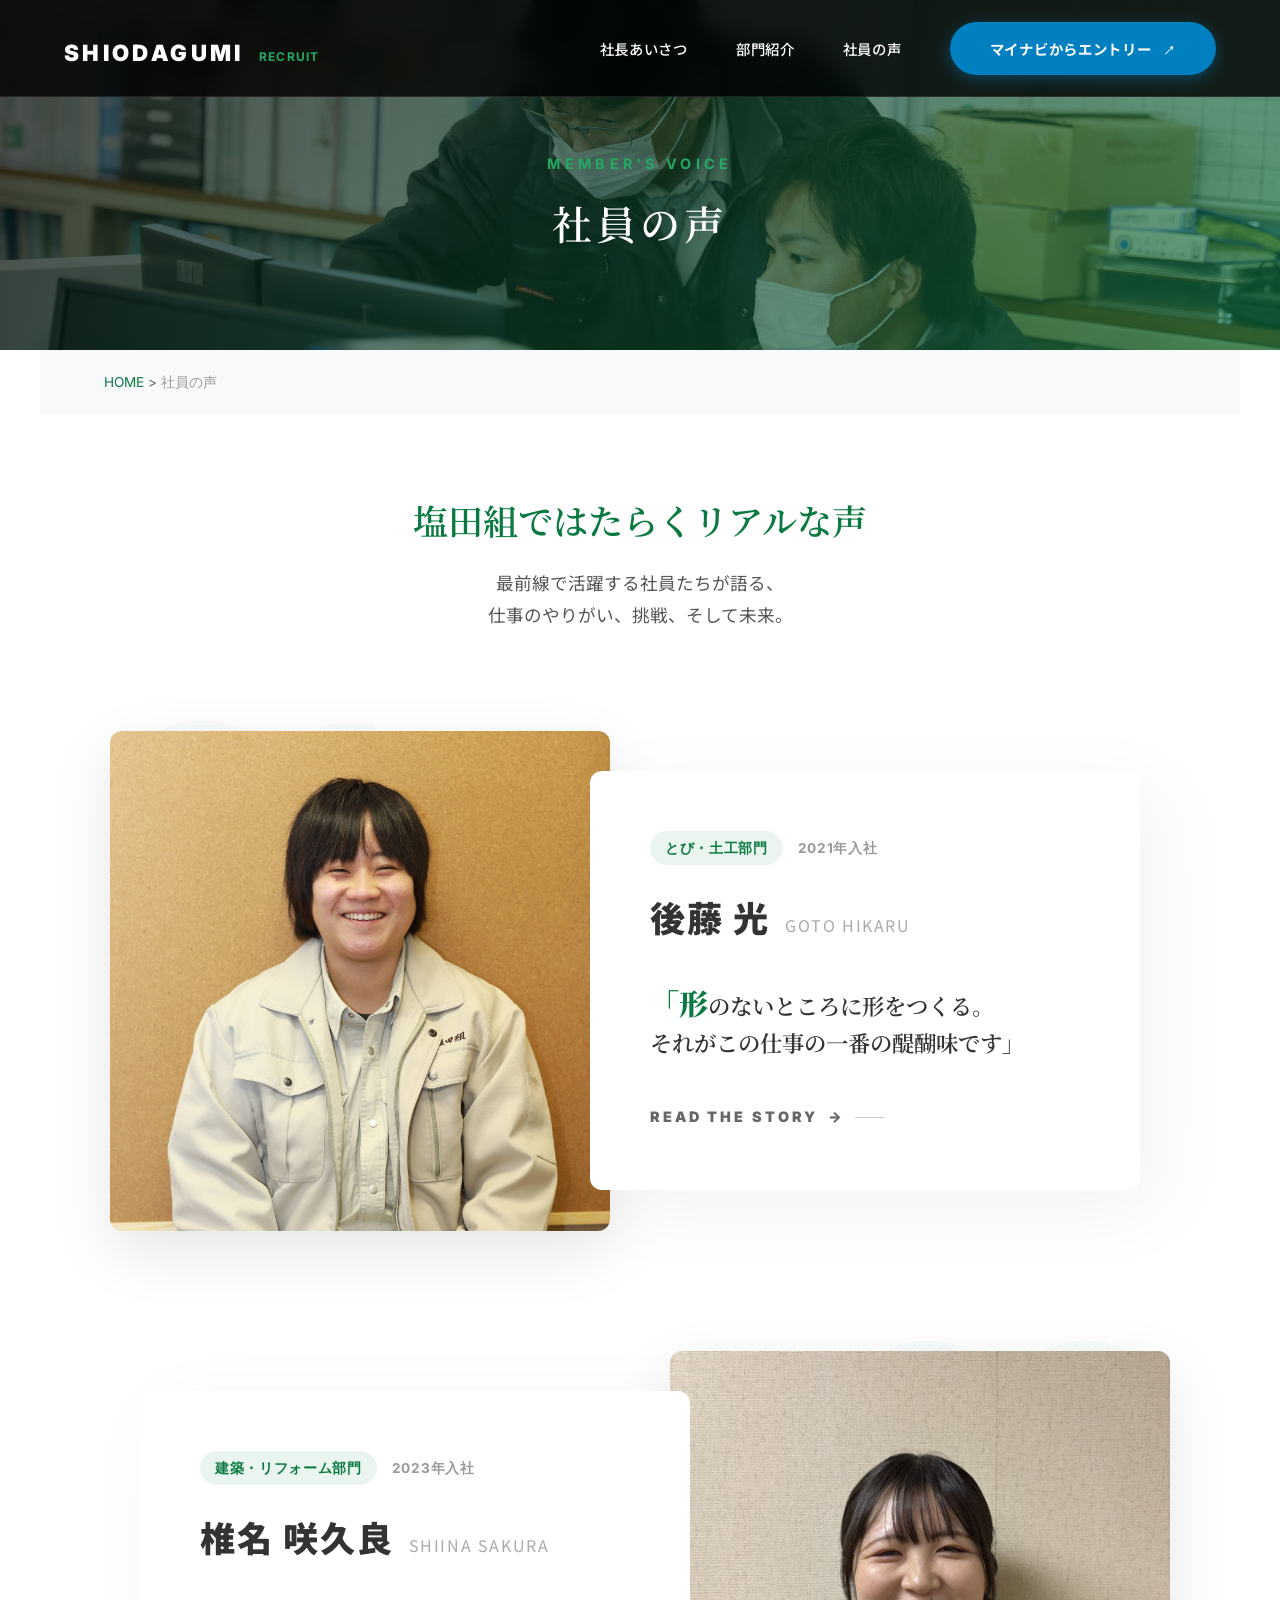
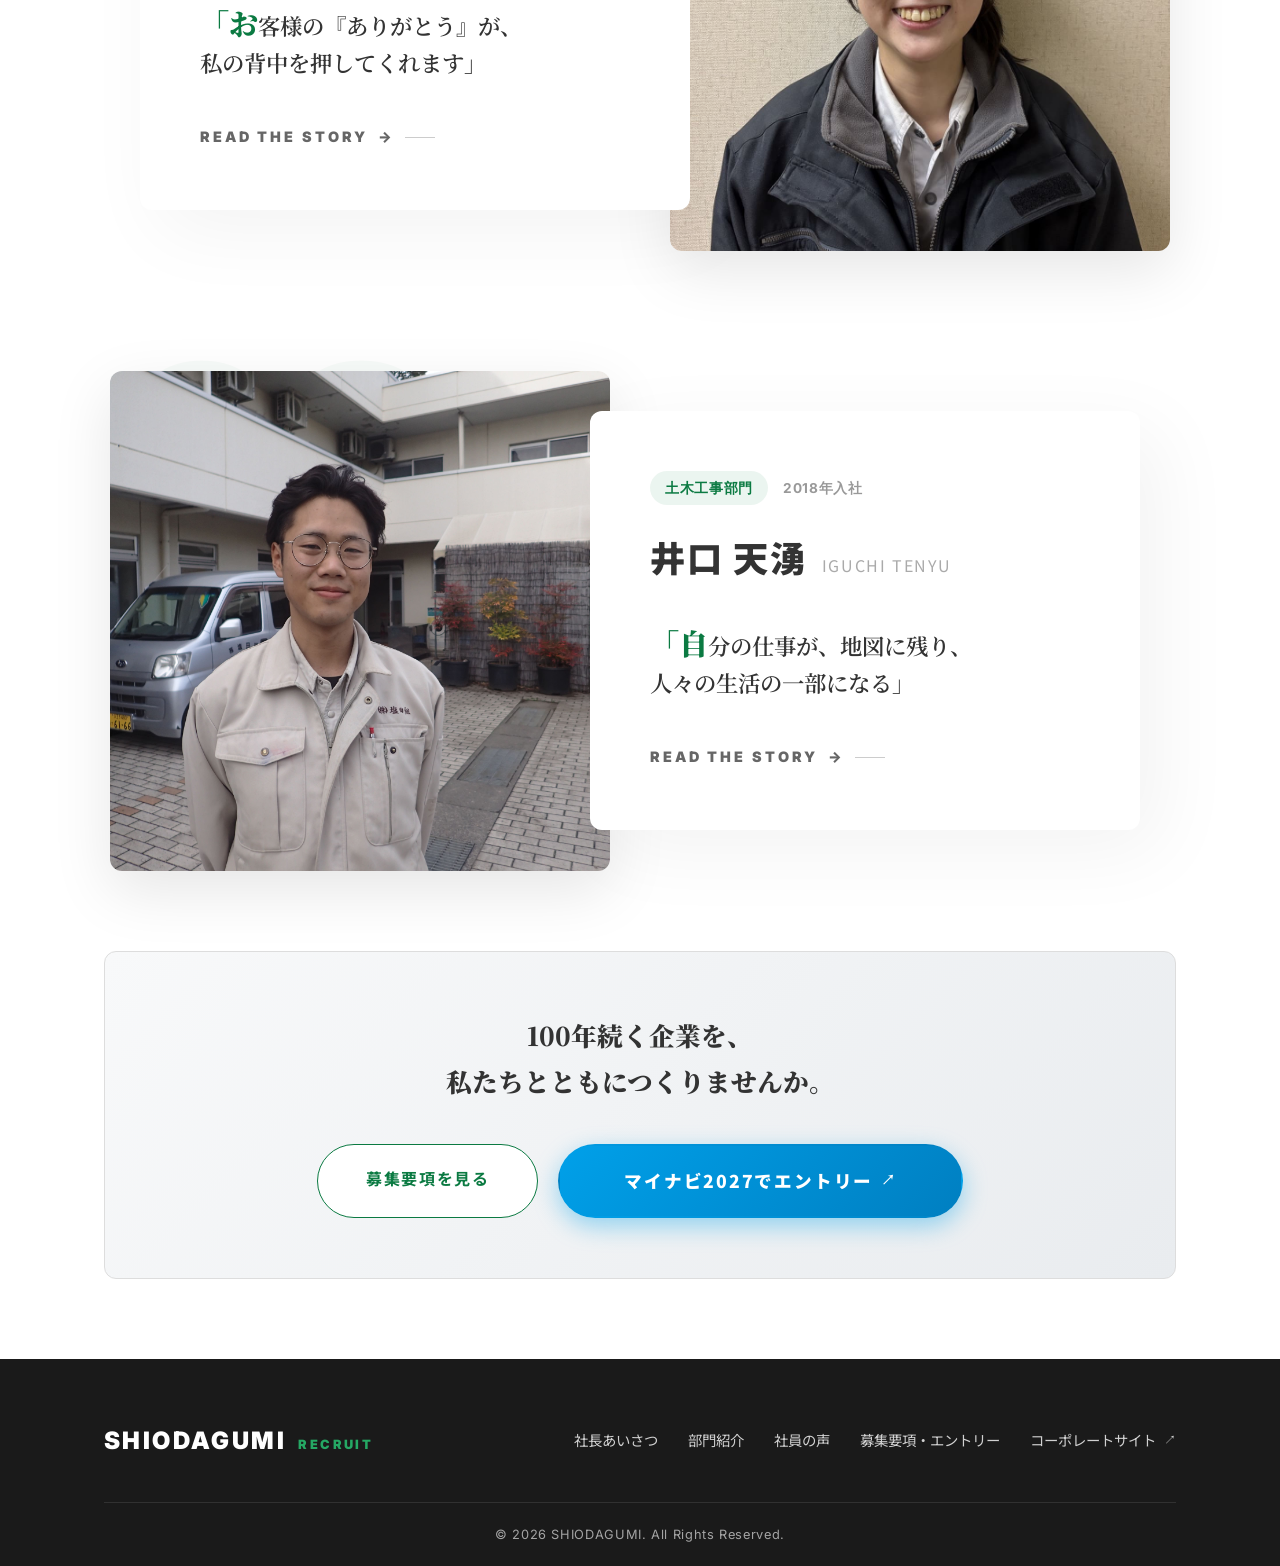
<file: voices.html>
<!DOCTYPE html>
<html lang="ja">
<head>
    <meta charset="UTF-8">
    <meta name="viewport" content="width=device-width, initial-scale=1.0">
    <title>社員の声 | 株式会社塩田組 採用サイト</title>
    <link rel="stylesheet" href="css/style.css">
    <link href="https://fonts.googleapis.com/css2?family=Inter:wght@400;700;900&family=Noto+Sans+JP:wght@300;500;700;900&family=Noto+Serif+JP:wght@600;900&display=swap" rel="stylesheet">
</head>
<body class="lower-page">
    <header class="header">
        <div class="header-inner">
            <h1 class="logo"><a href="index.html">SHIODAGUMI <span>RECRUIT</span></a></h1>
            <nav class="global-nav">
                <ul>
                    <li><a href="greeting.html">社長あいさつ</a></li>
                    <li><a href="works.html">部門紹介</a></li>
                    <li><a href="voices.html">社員の声</a></li>
                    <li>
                        <a href="https://job.mynavi.jp/27/pc/search/corp97656/outline.html" target="_blank" rel="noopener noreferrer" class="btn-entry" style="background-color: #007fc1; box-shadow: 0 4px 15px rgba(0, 127, 193, 0.4);">
                            マイナビからエントリー <span class="external-icon">↗</span>
                        </a>
                    </li>
                </ul>
            </nav>
            <button class="hamburger" id="js-hamburger">
                <span></span><span></span><span></span>
            </button>
        </div>
        <div class="mobile-menu" id="js-mobile-menu">
            <div class="mobile-menu-inner">
                <ul class="mobile-nav">
                    <li>
                        <a href="greeting.html">
                            <span class="en">PRESIDENT</span>
                            <span class="ja">社長あいさつ</span>
                        </a>
                    </li>
                    <li>
                        <a href="works.html">
                            <span class="en">WORKS</span>
                            <span class="ja">部門紹介</span>
                        </a>
                    </li>
                    <li>
                        <a href="voices.html">
                            <span class="en">VOICES</span>
                            <span class="ja">社員の声</span>
                        </a>
                    </li>
                    <li>
                        <a href="recruit.html">
                            <span class="en">RECRUIT</span>
                            <span class="ja">募集要項</span>
                        </a>
                    </li>
                </ul>
                <div class="mobile-menu-bottom">
                    <a href="https://job.mynavi.jp/27/pc/search/corp97656/outline.html" target="_blank" rel="noopener noreferrer" class="btn-mynavi-white">
                        マイナビからエントリー <span class="external-icon">↗</span>
                    </a>
                </div>
            </div>
        </div>
    </header>

    <div class="page-header">
        <div class="page-header-bg">
            <img src="images/hero-bg.jpg" alt="背景">
            <div class="page-header-overlay"></div>
        </div>
        <div class="page-header-content js-fade-in">
            <span class="en">MEMBER'S VOICE</span>
            <h1 class="ja serif">社員の声</h1>
        </div>
    </div>

    <div class="breadcrumb inner">
        <a href="index.html">HOME</a> > <span>社員の声</span>
    </div>

    <main class="section lower-main">
        <div class="inner">
            <div class="works-intro js-fade-in text-center" style="margin-bottom: 100px;">
                <h2 class="serif">塩田組ではたらくリアルな声</h2>
                <p>最前線で活躍する社員たちが語る、<br>仕事のやりがい、挑戦、そして未来。</p>
            </div>

            <div class="voice-editorial-list">
                
                <article class="voice-item js-fade-in">
                    <a href="voice-goto.html" class="voice-item-inner">
                        <div class="voice-item-img-wrap">
                            <div class="voice-item-img">
                                <img src="images/voice-1.jpg" alt="後藤 光さん">
                            </div>
                        </div>
                        <div class="voice-item-content">
                            <div class="meta">
                                <span class="dept Inter">とび・土工部門</span>
                                <span class="year Inter">2021年入社</span>
                            </div>
                            <h3 class="name">後藤 光 <span>GOTO HIKARU</span></h3>
                            <p class="catchphrase serif">
                                「形のないところに形をつくる。<br>それがこの仕事の一番の醍醐味です」
                            </p>
                            <div class="btn-read-story Inter">READ THE STORY <span class="arrow">→</span></div>
                        </div>
                        <div class="voice-item-num Inter">01</div>
                    </a>
                </article>

                <article class="voice-item js-fade-in delay-1-scroll reverse">
                    <a href="voice-shiina.html" class="voice-item-inner">
                        <div class="voice-item-img-wrap">
                            <div class="voice-item-img">
                                <img src="images/voice-2.jpg" alt="椎名 咲久良さん">
                            </div>
                        </div>
                        <div class="voice-item-content">
                            <div class="meta">
                                <span class="dept Inter">建築・リフォーム部門</span>
                                <span class="year Inter">2023年入社</span>
                            </div>
                            <h3 class="name">椎名 咲久良 <span>SHIINA SAKURA</span></h3>
                            <p class="catchphrase serif">
                                「お客様の『ありがとう』が、<br>私の背中を押してくれます」
                            </p>
                            <div class="btn-read-story Inter">READ THE STORY <span class="arrow">→</span></div>
                        </div>
                        <div class="voice-item-num Inter">02</div>
                    </a>
                </article>

                <article class="voice-item js-fade-in delay-2-scroll">
                    <a href="voice-iguchi.html" class="voice-item-inner">
                        <div class="voice-item-img-wrap">
                            <div class="voice-item-img">
                                <img src="images/voice-3.jpg" alt="井口 天湧さん">
                            </div>
                        </div>
                        <div class="voice-item-content">
                            <div class="meta">
                                <span class="dept Inter">土木工事部門</span>
                                <span class="year Inter">2018年入社</span>
                            </div>
                            <h3 class="name">井口 天湧 <span>IGUCHI TENYU</span></h3>
                            <p class="catchphrase serif">
                                「自分の仕事が、地図に残り、<br>人々の生活の一部になる」
                            </p>
                            <div class="btn-read-story Inter">READ THE STORY <span class="arrow">→</span></div>
                        </div>
                        <div class="voice-item-num Inter">03</div>
                    </a>
                </article>

            </div>

           <div class="entry-cta js-fade-in text-center" style="margin-top: 80px;">
                <p class="serif" style="font-size: 1.6rem; margin-bottom: 40px; color: var(--text-color);">
                    100年続く企業を、<br>私たちとともにつくりませんか。
                </p>
                <div class="cta-btn-group">
                    <a href="recruit.html" class="btn-outline" style="background-color: var(--white); padding: 1.2rem 3rem;">募集要項を見る</a>
                    <a href="https://job.mynavi.jp/27/pc/search/corp97656/outline.html" target="_blank" rel="noopener noreferrer" class="btn-mynavi">
                        マイナビ2027でエントリー <span class="external-icon">↗</span>
                    </a>
                </div>
            </div>
            </div>
        </div>
    </main>

    <footer class="footer">
        <div class="inner">
            <div class="footer-content">
                <div class="footer-logo"><a href="index.html">SHIODAGUMI <span>RECRUIT</span></a></div>
                <ul class="footer-nav">
                    <li><a href="greeting.html">社長あいさつ</a></li>
                    <li><a href="works.html">部門紹介</a></li>
                    <li><a href="voices.html">社員の声</a></li>
                    <li><a href="recruit.html">募集要項・エントリー</a></li>
                    <li><a href="https://shiodagumi.co.jp/" target="_blank" rel="noopener noreferrer">コーポレートサイト <span class="external-icon">↗</span></a></li>
                </ul>
            </div>
            <div class="copyright">&copy; 2026 SHIODAGUMI. All Rights Reserved.</div>
        </div>
    </footer>

    <script src="js/script.js"></script>
</body>
</html>
</file>
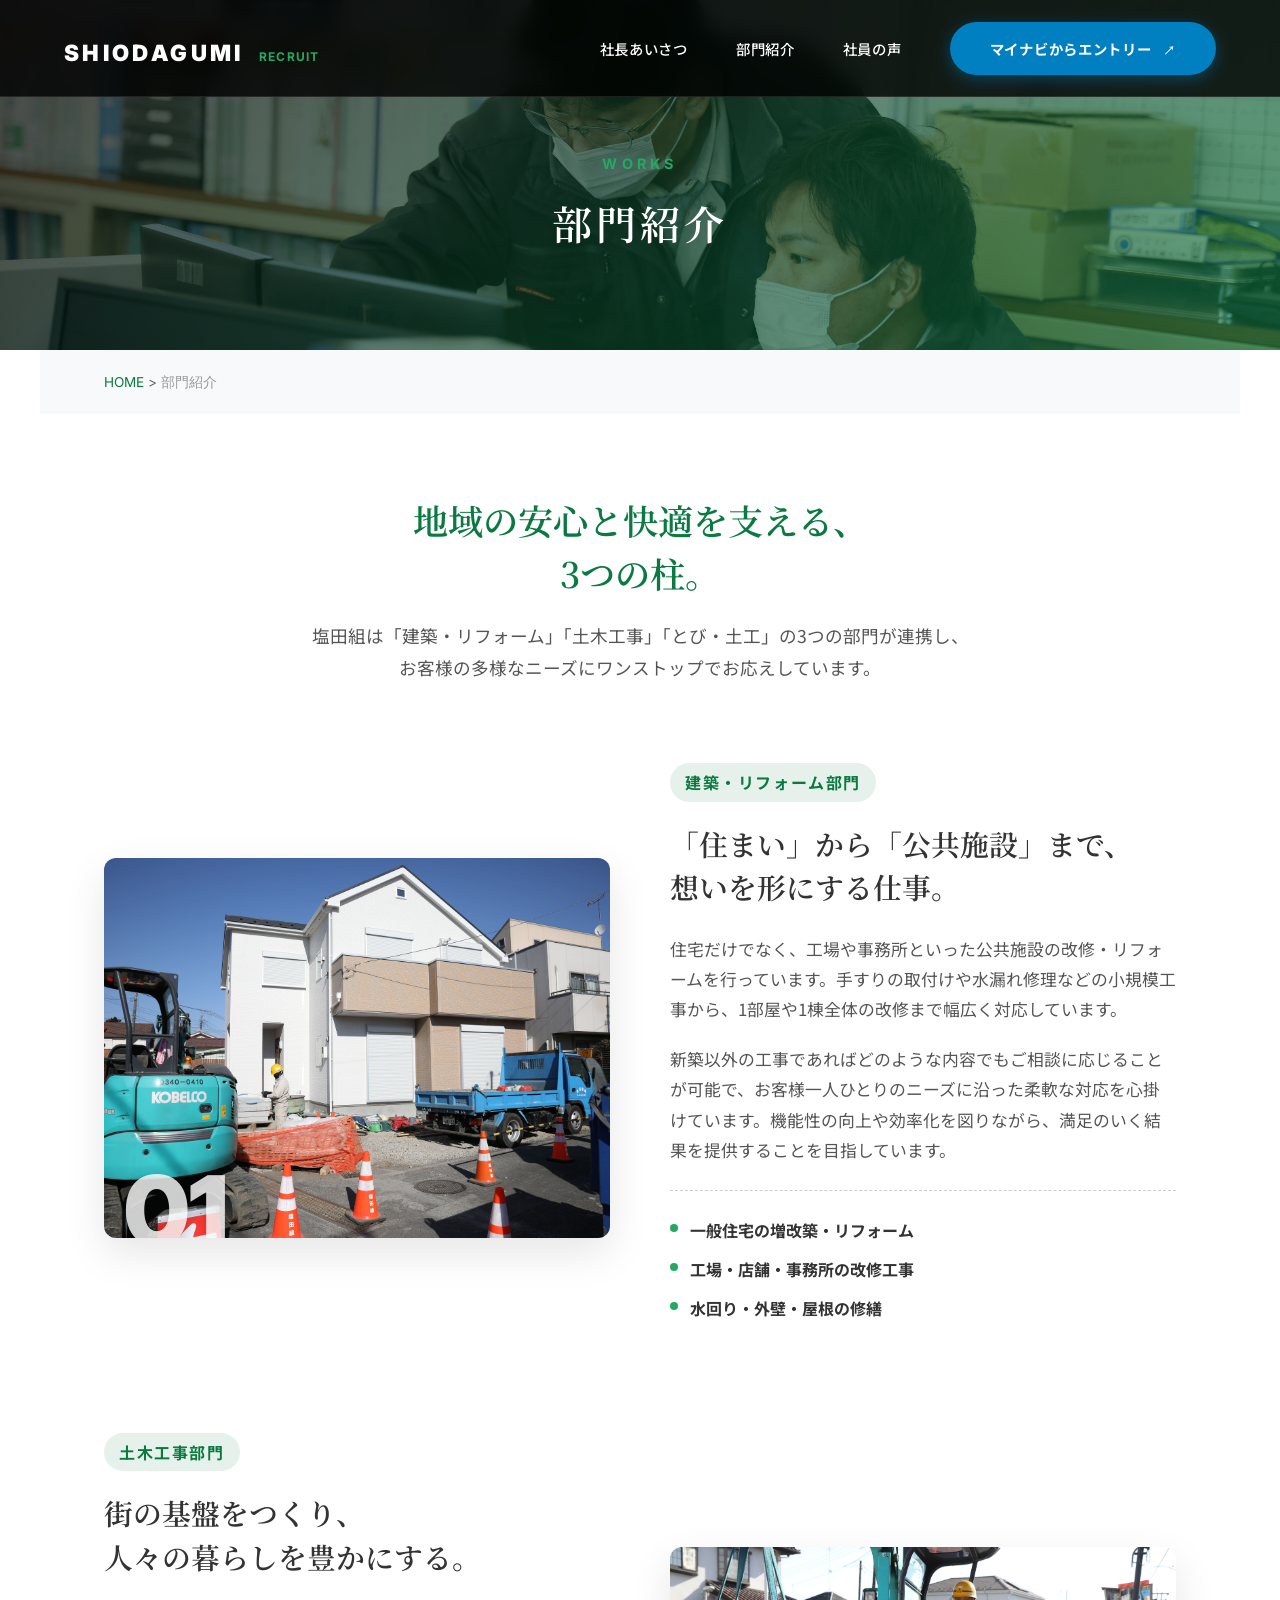
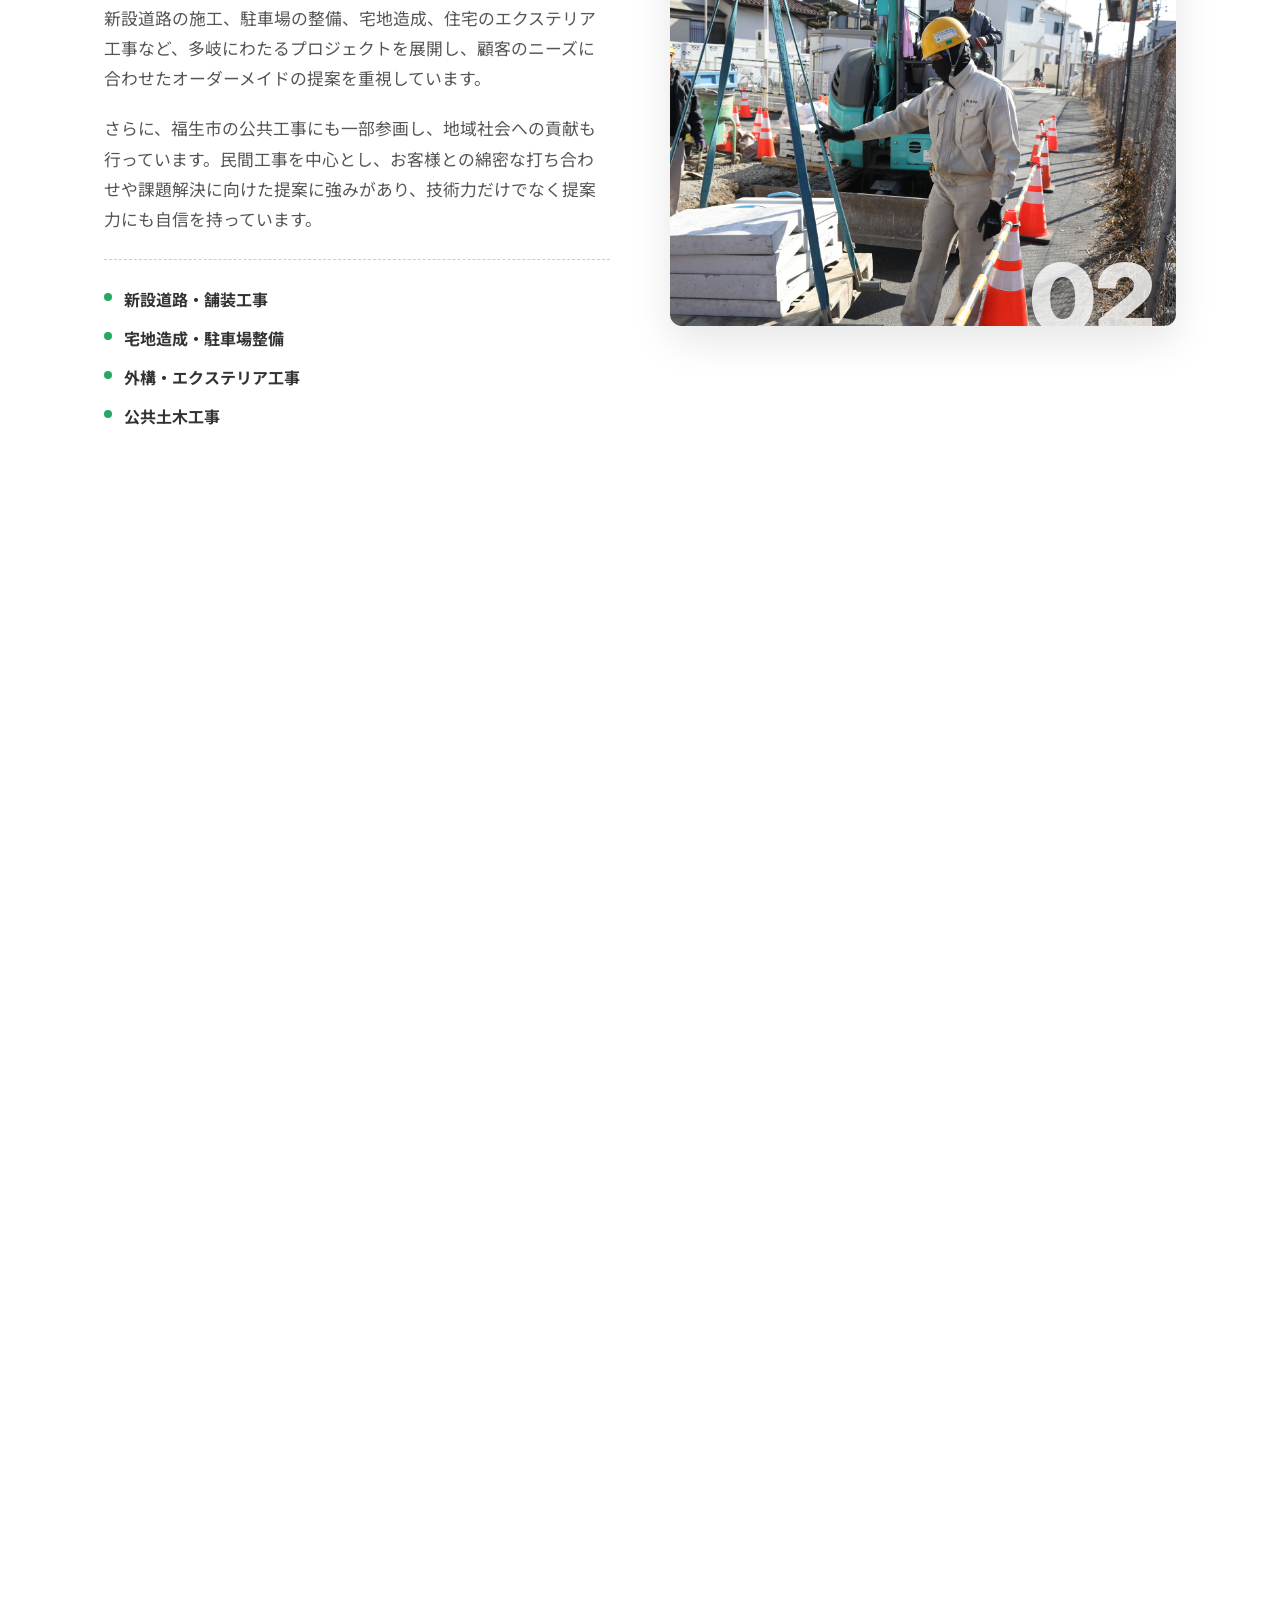
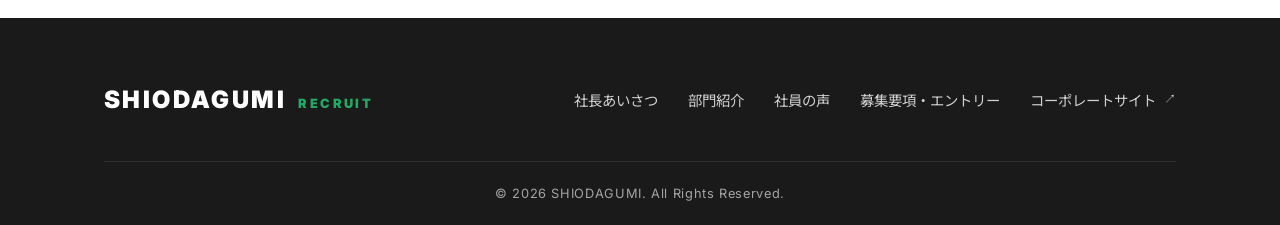
<file: works.html>
<!DOCTYPE html>
<html lang="ja">
<head>
    <meta charset="UTF-8">
    <meta name="viewport" content="width=device-width, initial-scale=1.0">
    <title>部門紹介 | 株式会社塩田組 採用サイト</title>
    <link rel="stylesheet" href="css/style.css">
    <link href="https://fonts.googleapis.com/css2?family=Inter:wght@400;700;900&family=Noto+Sans+JP:wght@300;500;700;900&family=Noto+Serif+JP:wght@600;900&display=swap" rel="stylesheet">
</head>
<body class="lower-page">
    <header class="header">
        <div class="header-inner">
            <h1 class="logo"><a href="index.html">SHIODAGUMI <span>RECRUIT</span></a></h1>
            <nav class="global-nav">
                <ul>
                    <li><a href="greeting.html">社長あいさつ</a></li>
                    <li><a href="works.html">部門紹介</a></li>
                    <li><a href="voices.html">社員の声</a></li>
                    <li>
                        <a href="https://job.mynavi.jp/27/pc/search/corp97656/outline.html" target="_blank" rel="noopener noreferrer" class="btn-entry" style="background-color: #007fc1; box-shadow: 0 4px 15px rgba(0, 127, 193, 0.4);">
                            マイナビからエントリー <span class="external-icon">↗</span>
                        </a>
                    </li>
                </ul>
            </nav>
            <button class="hamburger" id="js-hamburger">
                <span></span><span></span><span></span>
            </button>
        </div>
        <div class="mobile-menu" id="js-mobile-menu">
            <div class="mobile-menu-inner">
                <ul class="mobile-nav">
                    <li>
                        <a href="greeting.html">
                            <span class="en">PRESIDENT</span>
                            <span class="ja">社長あいさつ</span>
                        </a>
                    </li>
                    <li>
                        <a href="works.html">
                            <span class="en">WORKS</span>
                            <span class="ja">部門紹介</span>
                        </a>
                    </li>
                    <li>
                        <a href="voices.html">
                            <span class="en">VOICES</span>
                            <span class="ja">社員の声</span>
                        </a>
                    </li>
                    <li>
                        <a href="recruit.html">
                            <span class="en">RECRUIT</span>
                            <span class="ja">募集要項</span>
                        </a>
                    </li>
                </ul>
                <div class="mobile-menu-bottom">
                    <a href="https://job.mynavi.jp/27/pc/search/corp97656/outline.html" target="_blank" rel="noopener noreferrer" class="btn-mynavi-white">
                        マイナビからエントリー <span class="external-icon">↗</span>
                    </a>
                </div>
            </div>
        </div>
    </header>

    <div class="page-header">
        <div class="page-header-bg">
            <img src="images/hero-bg.jpg" alt="背景">
            <div class="page-header-overlay"></div>
        </div>
        <div class="page-header-content js-fade-in">
            <span class="en">WORKS</span>
            <h1 class="ja serif">部門紹介</h1>
        </div>
    </div>

    <div class="breadcrumb inner">
        <a href="index.html">HOME</a> > <span>部門紹介</span>
    </div>

    <main class="section lower-main">
        <div class="inner">
            
            <div class="works-intro js-fade-in text-center">
                <h2 class="serif">地域の安心と快適を支える、<br>3つの柱。</h2>
                <p>塩田組は「建築・リフォーム」「土木工事」「とび・土工」の3つの部門が連携し、<br>お客様の多様なニーズにワンストップでお応えしています。</p>
            </div>

            <div class="dept-block js-fade-in">
                <div class="dept-img-box">
                    <img src="images/works-1.jpg" alt="建築・リフォーム部門">
                    <div class="dept-num">01</div>
                </div>
                <div class="dept-text-box">
                    <h3 class="dept-title">建築・リフォーム部門</h3>
                    <h4 class="dept-catch serif">「住まい」から「公共施設」まで、<br>想いを形にする仕事。</h4>
                    <p class="dept-desc">
                        住宅だけでなく、工場や事務所といった公共施設の改修・リフォームを行っています。手すりの取付けや水漏れ修理などの小規模工事から、1部屋や1棟全体の改修まで幅広く対応しています。
                    </p>
                    <p class="dept-desc">
                        新築以外の工事であればどのような内容でもご相談に応じることが可能で、お客様一人ひとりのニーズに沿った柔軟な対応を心掛けています。機能性の向上や効率化を図りながら、満足のいく結果を提供することを目指しています。
                    </p>
                    <ul class="dept-list">
                        <li>一般住宅の増改築・リフォーム</li>
                        <li>工場・店舗・事務所の改修工事</li>
                        <li>水回り・外壁・屋根の修繕</li>
                    </ul>
                </div>
            </div>

            <div class="dept-block reverse js-fade-in">
                <div class="dept-img-box">
                    <img src="images/works-2.jpg" alt="土木工事部門">
                    <div class="dept-num">02</div>
                </div>
                <div class="dept-text-box">
                    <h3 class="dept-title">土木工事部門</h3>
                    <h4 class="dept-catch serif">街の基盤をつくり、<br>人々の暮らしを豊かにする。</h4>
                    <p class="dept-desc">
                        新設道路の施工、駐車場の整備、宅地造成、住宅のエクステリア工事など、多岐にわたるプロジェクトを展開し、顧客のニーズに合わせたオーダーメイドの提案を重視しています。
                    </p>
                    <p class="dept-desc">
                        さらに、福生市の公共工事にも一部参画し、地域社会への貢献も行っています。民間工事を中心とし、お客様との綿密な打ち合わせや課題解決に向けた提案に強みがあり、技術力だけでなく提案力にも自信を持っています。
                    </p>
                    <ul class="dept-list">
                        <li>新設道路・舗装工事</li>
                        <li>宅地造成・駐車場整備</li>
                        <li>外構・エクステリア工事</li>
                        <li>公共土木工事</li>
                    </ul>
                </div>
            </div>

            <div class="dept-block js-fade-in">
                <div class="dept-img-box">
                    <img src="images/works-3.jpg" alt="とび・土工部門">
                    <div class="dept-num">03</div>
                </div>
                <div class="dept-text-box">
                    <h3 class="dept-title">とび・土工部門</h3>
                    <h4 class="dept-catch serif">工事全体の「はじまり」と<br>「支え」をつくる誇り。</h4>
                    <p class="dept-desc">
                        建物が建つ前の“土台づくり”を担う仕事です。地盤の掘削や整地、コンクリートの打設といった作業等、全ての工事のベースになるため、とても重要で責任あるポジションです。
                    </p>
                    <p class="dept-desc">
                        建物の完成後は見えなくなる部分も多いですが、現場では他職種の職人さんと連携しながら作業を進めていくので、チームワークも大切です。建設の現場で、自分の手で“形のないところに形をつくる”達成感を味わえる、やりがいのある仕事です。
                    </p>
                    <ul class="dept-list">
                        <li>地盤の掘削・整地工事</li>
                        <li>コンクリート打設工事</li>
                        <li>足場仮設・とび工事</li>
                    </ul>
                </div>
            </div>

            <div class="entry-cta js-fade-in text-center" style="margin-top: 80px;">
                <p class="serif" style="font-size: 1.6rem; margin-bottom: 40px; color: var(--text-color);">
                    100年続く企業を、<br>私たちとともにつくりませんか。
                </p>
                <div class="cta-btn-group">
                    <a href="recruit.html" class="btn-outline" style="background-color: var(--white); padding: 1.2rem 3rem;">募集要項を見る</a>
                    <a href="https://job.mynavi.jp/27/pc/search/corp97656/outline.html" target="_blank" rel="noopener noreferrer" class="btn-mynavi">
                        マイナビ2027でエントリー <span class="external-icon">↗</span>
                    </a>
                </div>
            </div>
            </div>
        </div>
    </main>

    <footer class="footer">
        <div class="inner">
            <div class="footer-content">
                <div class="footer-logo"><a href="index.html">SHIODAGUMI <span>RECRUIT</span></a></div>
                <ul class="footer-nav">
                    <li><a href="greeting.html">社長あいさつ</a></li>
                    <li><a href="works.html">部門紹介</a></li>
                    <li><a href="voices.html">社員の声</a></li>
                    <li><a href="recruit.html">募集要項・エントリー</a></li>
                    <li><a href="https://shiodagumi.co.jp/" target="_blank" rel="noopener noreferrer">コーポレートサイト <span class="external-icon">↗</span></a></li>
                </ul>
            </div>
            <div class="copyright">&copy; 2026 SHIODAGUMI. All Rights Reserved.</div>
        </div>
    </footer>
    <script src="js/script.js"></script>
</body>
</html>
</file>
<file: css/style.css>
/* =========================================
   Reset & Base Settings
========================================= */
* { margin: 0; padding: 0; box-sizing: border-box; }
:root {
    --primary-green: #0b7a42;
    --primary-green-dark: #075a30;
    --accent-green: #25a864;
    --text-color: #333333;
    --white: #ffffff;
    --light-gray: #f8f9fa;
}
body {
    font-family: 'Noto Sans JP', sans-serif;
    color: var(--text-color);
    line-height: 1.8;
    background-color: var(--white);
}
a { text-decoration: none; color: inherit; }
.text-center { text-align: center; }

/* =========================================
   Typography (明朝体)
========================================= */
.serif { font-family: 'Noto Serif JP', serif; font-weight: 600; }
.hero-main.serif { font-weight: 900; }

/* =========================================
   Opening Loading Animation
========================================= */
.loader { position: fixed; top: 0; left: 0; width: 100vw; height: 100vh; background-color: var(--primary-green); z-index: 9999; display: flex; justify-content: center; align-items: center; transition: transform 1s cubic-bezier(0.77, 0, 0.175, 1); }
.loader.is-loaded { transform: translateY(-100%); }
.loader-logo { color: var(--white); font-size: 2rem; font-family: 'Inter', sans-serif; font-weight: 900; letter-spacing: 0.3em; opacity: 0; animation: loaderFadeInOut 2s ease forwards; }
@keyframes loaderFadeInOut {
    0% { opacity: 0; transform: translateY(10px); }
    30% { opacity: 1; transform: translateY(0); }
    70% { opacity: 1; transform: translateY(0); }
    100% { opacity: 0; transform: translateY(-10px); }
}

/* =========================================
   Header
========================================= */
.header { position: fixed; top: 0; left: 0; width: 100%; z-index: 100; background: rgba(0, 0, 0, 0.2); backdrop-filter: blur(8px); -webkit-backdrop-filter: blur(8px); border-bottom: 1px solid rgba(255, 255, 255, 0.1); }
.header-inner { display: flex; justify-content: space-between; align-items: center; padding: 1.2rem 5%; }
.logo a { color: var(--white); font-size: 1.4rem; font-family: 'Inter', sans-serif; font-weight: 900; letter-spacing: 0.15em; }
.logo span { font-size: 0.75rem; color: var(--accent-green); margin-left: 8px; font-weight: 700; letter-spacing: 0.1em; }
.global-nav ul { display: flex; list-style: none; align-items: center; gap: 3rem; }
.global-nav a { color: var(--white); font-weight: 500; font-size: 0.9rem; letter-spacing: 0.05em; transition: color 0.3s ease; }
.global-nav a:hover { color: var(--accent-green); }

/* PC表示ではスマホ用のボタンとメニューを完全に隠す */
.hamburger, .mobile-menu {
    display: none;
}

/* =========================================
   Buttons
========================================= */
.btn-entry, .btn-outline, .btn-submit, .btn-outline-white, .btn-solid-white { overflow: hidden; position: relative; }
.btn-entry { background-color: var(--primary-green); padding: 1rem 2.5rem; border-radius: 50px; font-weight: 700 !important; color: var(--white); box-shadow: 0 4px 15px rgba(11, 122, 66, 0.4); transition: all 0.3s ease; }
.btn-entry:hover { background-color: var(--primary-green-dark); transform: translateY(-2px); box-shadow: 0 6px 20px rgba(11, 122, 66, 0.6); }
.btn-outline { display: inline-block; padding: 1rem 3rem; border: 1px solid var(--primary-green); color: var(--primary-green); font-weight: 700; border-radius: 50px; transition: all 0.3s ease; letter-spacing: 0.1em; }
.btn-outline:hover { background-color: var(--primary-green); color: var(--white); }
.btn-outline::after { content: ''; position: absolute; top: -50%; left: -60%; width: 20%; height: 200%; background: rgba(255,255,255,0.4); transform: rotate(30deg); transition: 0.5s; }
.btn-outline:hover::after { left: 120%; }

/* =========================================
   Hero Section
========================================= */
.hero { position: relative; height: 100vh; display: flex; align-items: center; overflow: hidden; background-color: #000; }
.hero-bg { position: absolute; top: 0; left: 0; width: 100%; height: 100%; z-index: 1; }
.hero-bg img { width: 100%; height: 100%; object-fit: cover; animation: zoomBg 20s linear infinite alternate; }
@keyframes zoomBg { 0% { transform: scale(1); } 100% { transform: scale(1.08); } }
.hero-overlay { position: absolute; top: 0; left: 0; width: 100%; height: 100%; background: linear-gradient(135deg, rgba(0, 0, 0, 0.7) 0%, rgba(11, 122, 66, 0.4) 100%); }
.hero-content { position: relative; z-index: 2; width: 100%; padding: 0 8%; transform: translateY(10%); }
.hero-sub { display: inline-block; background-color: var(--primary-green); color: var(--white); padding: 0.4rem 1.2rem; font-size: 0.95rem; font-weight: 500; letter-spacing: 0.15em; margin-bottom: 1.5rem; border-left: 4px solid var(--accent-green); }
.hero-main { color: var(--white); font-size: 5rem; line-height: 1.1; letter-spacing: 0.08em; margin-bottom: 2rem; text-shadow: 0 4px 20px rgba(0,0,0,0.4); }
.hero-desc { color: #e0e0e0; font-size: 1.1rem; letter-spacing: 0.15em; }

/* =========================================
   Common Section Styles (Pro Adjustments)
========================================= */
.section { padding: 120px 0; background-color: var(--white); color: var(--text-color); position: relative; }
.section::before { position: absolute; top: 50px; right: 5%; font-size: 10rem; font-family: 'Inter', sans-serif; font-weight: 900; color: rgba(11, 122, 66, 0.03); z-index: 0; line-height: 1; }
#message::before { content: "01"; }
#works::before { content: "02"; }
#voice::before { content: "03"; }

.inner { max-width: 1200px; margin: 0 auto; padding: 0 5%; position: relative; z-index: 1; }
.section-title { margin-bottom: 80px; position: relative; }
.section-title .en { font-family: 'Inter', sans-serif; color: var(--accent-green); font-size: 0.8rem; font-weight: 700; letter-spacing: 0.4em; display: flex; align-items: center; gap: 15px; margin-bottom: 10px; }
.section-title .en::after { content: ''; width: 50px; height: 1px; background-color: var(--accent-green); }
.section-title .center-line { justify-content: center; }
.section-title .center-line::before { content: ''; width: 50px; height: 1px; background-color: var(--accent-green); }
.section-title .ja { font-size: 2.8rem; font-weight: 900; letter-spacing: 0.05em; }

/* =========================================
   Message Section
========================================= */
.message-wrapper { display: flex; justify-content: space-between; align-items: flex-start; gap: 0; }
.message-img { width: 50%; position: relative; transform: translateX(-30px); }
.message-img img { width: 100%; height: auto; aspect-ratio: 4/5; object-fit: cover; border-radius: 10px; box-shadow: 10px 10px 30px rgba(0,0,0,0.1); }
.message-img::after { content: ''; position: absolute; top: 20px; left: -20px; width: 100%; height: 100%; background-color: rgba(11, 122, 66, 0.1); z-index: -1; border-radius: 10px; }
.message-text { width: 55%; background-color: var(--white); padding: 60px; margin-left: -100px; margin-top: 100px; position: relative; z-index: 2; box-shadow: 20px 20px 60px rgba(0,0,0,0.05); border-radius: 10px; }
.message-text .catchphrase { font-size: 1.8rem; line-height: 1.5; margin-bottom: 30px; color: var(--primary-green); }
.message-text .description { font-size: 1rem; line-height: 2; margin-bottom: 30px; color: #555; }
.message-text .signature { text-align: right; font-size: 1.1rem; margin-bottom: 40px; }
.message-text .signature strong { font-size: 1.4rem; }

/* =========================================
   Works Section
========================================= */
.works { background-color: var(--light-gray); }
.works-grid { display: grid; grid-template-columns: repeat(3, 1fr); gap: 40px; }
.work-card { background-color: var(--white); border-radius: 12px; overflow: hidden; box-shadow: 0 10px 30px rgba(0, 0, 0, 0.05); transition: all 0.4s cubic-bezier(0.16, 1, 0.3, 1); cursor: pointer; border: 1px solid rgba(0,0,0,0.05); position: relative; }
.work-card::before { content: ''; position: absolute; top: 0; left: 0; width: 100%; height: 100%; border: 2px solid var(--accent-green); border-radius: 12px; opacity: 0; transition: 0.3s; pointer-events: none; z-index: 3; }
.work-card:hover { transform: translateY(-10px); box-shadow: 0 20px 40px rgba(11, 122, 66, 0.15); }
.work-card:hover::before { opacity: 1; transform: scale(1.02); }
.work-img { width: 100%; aspect-ratio: 4/3; overflow: hidden; }
.work-img img { width: 100%; height: 100%; object-fit: cover; transition: transform 0.6s ease; }
.work-card:hover .work-img img { transform: scale(1.08); }
.work-content { padding: 30px; }
.work-content h3 { font-size: 1.3rem; color: var(--text-color); margin-bottom: 15px; font-weight: 700; position: relative; padding-bottom: 10px; }
.work-content h3::after { content: ''; position: absolute; bottom: 0; left: 0; width: 40px; height: 3px; background-color: var(--accent-green); }
.work-content p { font-size: 0.95rem; line-height: 1.8; color: #666; }

/* =========================================
   Voice Section
========================================= */
.voice { background-color: var(--white); }
.voice-grid { display: grid; grid-template-columns: repeat(3, 1fr); gap: 50px; }
.voice-card { text-align: center; cursor: pointer; }
.voice-img { width: 220px; height: 220px; margin: 0 auto 25px; border-radius: 50%; overflow: hidden; position: relative; border: 5px solid var(--white); outline: 2px solid var(--primary-green); outline-offset: 4px; box-shadow: 0 10px 20px rgba(0,0,0,0.1); transition: transform 0.4s cubic-bezier(0.16, 1, 0.3, 1); }
.voice-card:hover .voice-img { transform: scale(1.05); }
.voice-img img { width: 100%; height: 100%; object-fit: cover; }
.voice-content .name { font-size: 1.4rem; font-weight: 700; margin-bottom: 5px; }
.voice-content .name span { font-size: 0.9rem; font-weight: 400; color: #666; }
.voice-content .role { font-size: 0.85rem; color: var(--primary-green); margin-bottom: 15px; font-weight: 700; letter-spacing: 0.05em; }
.btn-text { color: var(--text-color); font-weight: 700; font-size: 0.9rem; transition: color 0.3s ease; display: inline-flex; align-items: center; gap: 8px; }
.voice-card:hover .btn-text { color: var(--accent-green); }
.btn-text .arrow { transition: transform 0.3s ease; }
.voice-card:hover .btn-text .arrow { transform: translateX(5px); }

/* =========================================
   Culture Section
========================================= */
.culture { background-color: var(--light-gray); }
.culture-desc { margin-bottom: 50px; line-height: 2; color: #555; }
.culture-gallery { display: grid; grid-template-columns: repeat(3, 1fr); gap: 20px; }
.culture-img { border-radius: 10px; overflow: hidden; aspect-ratio: 4/3; box-shadow: 0 5px 15px rgba(0,0,0,0.05); }
.culture-img img { width: 100%; height: 100%; object-fit: cover; transition: transform 0.5s ease; }
.culture-img:hover img { transform: scale(1.1); }

/* =========================================
   Recruit Section (境界線またぎ)
========================================= */
.recruit { padding: 0; position: relative; z-index: 10; background: linear-gradient(to bottom, var(--light-gray) 50%, var(--white) 50%); }
.recruit-box { background: linear-gradient(135deg, var(--primary-green) 0%, var(--accent-green) 100%); border-radius: 20px; padding: 60px 40px; text-align: center; color: var(--white); box-shadow: 0 20px 40px rgba(11, 122, 66, 0.2); transform: translateY(-40px); margin-bottom: -40px; }
.recruit-content .en { display: block; font-family: 'Inter', sans-serif; font-weight: 700; letter-spacing: 0.2em; margin-bottom: 10px; font-size: 0.9rem; opacity: 0.9; }
.recruit-content .ja { font-size: 2.5rem; font-weight: 900; letter-spacing: 0.1em; margin-bottom: 20px; }
.recruit-content p { margin-bottom: 40px; font-size: 1.05rem; }
.recruit-btns { display: flex; justify-content: center; gap: 20px; }
.btn-outline-white { display: inline-block; padding: 1rem 3rem; border: 2px solid var(--white); color: var(--white); font-weight: 700; border-radius: 50px; transition: all 0.3s ease; }
.btn-outline-white:hover { background-color: var(--white); color: var(--primary-green); }
.btn-solid-white { display: inline-block; padding: 1rem 3rem; background-color: var(--white); color: var(--primary-green); font-weight: 700; border-radius: 50px; box-shadow: 0 5px 15px rgba(0,0,0,0.1); transition: all 0.3s ease; }
.btn-solid-white:hover { transform: translateY(-3px); box-shadow: 0 10px 20px rgba(0,0,0,0.2); }

/* =========================================
   Contact Section
========================================= */
.contact { background-color: var(--white); padding-top: 120px; }
.contact-wrapper { display: flex; justify-content: space-between; gap: 60px; background-color: var(--light-gray); padding: 50px; border-radius: 15px; }
.contact-info { width: 35%; }
.contact-info .company-name { font-size: 1.8rem; font-family: 'Inter', sans-serif; font-weight: 900; color: var(--primary-green); margin-bottom: 20px; letter-spacing: 0.1em; }
.contact-info p { margin-bottom: 10px; color: #555; }
.contact-info .tel { font-size: 1.5rem; font-weight: 700; color: var(--text-color); margin: 20px 0 5px; }
.contact-info .tel span { font-size: 0.9rem; font-weight: 400; }
.contact-form { width: 60%; }
.form-group { margin-bottom: 25px; }
.form-group label { display: block; font-weight: 700; margin-bottom: 8px; font-size: 0.95rem; }
.form-group label .required { color: #e74c3c; margin-left: 5px; }
.form-group input, .form-group textarea { width: 100%; padding: 15px; border: 1px solid #ddd; border-radius: 8px; font-family: inherit; font-size: 1rem; transition: border-color 0.3s ease; background-color: var(--white); }
.form-group input:focus, .form-group textarea:focus { outline: none; border-color: var(--accent-green); box-shadow: 0 0 0 3px rgba(37, 168, 100, 0.1); }
.btn-submit { background-color: var(--primary-green); color: var(--white); border: none; padding: 15px 40px; font-size: 1rem; font-weight: 700; border-radius: 50px; cursor: pointer; transition: all 0.3s ease; width: 100%; letter-spacing: 0.1em; }
.btn-submit:hover { background-color: var(--primary-green-dark); }

/* =========================================
   Footer
========================================= */
.footer { background-color: #1a1a1a; color: var(--white); padding: 60px 0 20px; }
.footer-content { display: flex; justify-content: space-between; align-items: center; border-bottom: 1px solid rgba(255,255,255,0.1); padding-bottom: 40px; margin-bottom: 20px; }
.footer-logo a { font-size: 1.5rem; font-family: 'Inter', sans-serif; font-weight: 900; letter-spacing: 0.1em; color: var(--white); transition: opacity 0.3s ease; }
.footer-logo a:hover { opacity: 0.8; }
.footer-logo span { font-size: 0.8rem; color: var(--accent-green); margin-left: 5px; }
.footer-nav { display: flex; list-style: none; gap: 30px; flex-wrap: wrap; justify-content: center; }
.footer-nav a { font-size: 0.9rem; transition: color 0.3s ease; opacity: 0.8; display: flex; align-items: center; }
.footer-nav a:hover { color: var(--accent-green); opacity: 1; }
.external-icon { font-size: 0.8em; margin-left: 4px; font-family: sans-serif; }
.copyright { text-align: center; font-size: 0.8rem; opacity: 0.6; letter-spacing: 0.05em; font-family: 'Inter', sans-serif; }

/* =========================================
   Animations
========================================= */
/* Hero Animations (ローディング分遅延) */
.fade-up { opacity: 0; transform: translateY(40px); animation: fadeUpAnim 1.2s cubic-bezier(0.16, 1, 0.3, 1) forwards; }
.delay-1 { animation-delay: 2.2s; } 
.delay-2 { animation-delay: 2.4s; } 
.delay-3 { animation-delay: 2.6s; } 
.delay-4 { animation-delay: 3.2s; }
@keyframes fadeUpAnim { to { opacity: 1; transform: translateY(0); } }

/* Scroll Indicator */
.scroll-down { position: absolute; bottom: 40px; right: 8%; z-index: 2; color: var(--white); font-size: 0.7rem; font-family: 'Inter', sans-serif; letter-spacing: 0.2em; display: flex; align-items: center; gap: 15px; transform: rotate(90deg); transform-origin: right bottom; }
.scroll-down::after { content: ''; display: inline-block; width: 60px; height: 1px; background-color: rgba(255,255,255,0.5); position: relative; overflow: hidden; }
.scroll-down::before { content: ''; position: absolute; right: 0; top: 50%; width: 100%; height: 1px; background-color: var(--white); animation: scrollSlide 2s cubic-bezier(0.16, 1, 0.3, 1) infinite; }
@keyframes scrollSlide { 0% { transform: translateX(-100%); } 100% { transform: translateX(100%); } }

/* Scroll Fade In Animations */
.js-fade-in { opacity: 0; transform: translateY(30px); transition: opacity 1s cubic-bezier(0.16, 1, 0.3, 1), transform 1s cubic-bezier(0.16, 1, 0.3, 1); }
.js-fade-in.is-visible { opacity: 1; transform: translateY(0); }
.delay-1-scroll { transition-delay: 0.2s; }
.delay-2-scroll { transition-delay: 0.4s; }

/* =========================================
   下層ページ共通スタイル (Lower Pages)
========================================= */
.lower-page .header { background: rgba(0, 0, 0, 0.8); backdrop-filter: blur(10px); }
.page-header { position: relative; height: 350px; display: flex; align-items: center; justify-content: center; overflow: hidden; margin-top: 0; }
.page-header-bg { position: absolute; top: 0; left: 0; width: 100%; height: 100%; z-index: 1; }
.page-header-bg img { width: 100%; height: 100%; object-fit: cover; }
.page-header-overlay { position: absolute; top: 0; left: 0; width: 100%; height: 100%; background: linear-gradient(135deg, rgba(0, 0, 0, 0.7) 0%, rgba(11, 122, 66, 0.6) 100%); }
.page-header-content { position: relative; z-index: 2; text-align: center; color: var(--white); padding-top: 60px; }
.page-header-content .en { font-family: 'Inter', sans-serif; font-weight: 700; letter-spacing: 0.3em; font-size: 0.9rem; color: var(--accent-green); display: block; margin-bottom: 10px; }
.page-header-content .ja { font-size: 2.5rem; letter-spacing: 0.1em; }
.breadcrumb { padding: 20px 5%; font-size: 0.85rem; color: #666; font-family: 'Inter', sans-serif; background-color: var(--light-gray); }
.breadcrumb a { color: var(--primary-green); transition: 0.3s; }
.breadcrumb a:hover { text-decoration: underline; }
.breadcrumb span { color: #999; }
.lower-main { padding: 80px 0; }

/* 共通見出し（プロ仕様） */
.recruit-heading { font-size: 1.8rem; font-weight: 900; color: var(--text-color); margin-bottom: 40px; padding-bottom: 15px; border-bottom: 2px solid #eee; position: relative; display: flex; align-items: flex-end; gap: 15px; }
.recruit-heading::after { content: ''; position: absolute; left: 0; bottom: -2px; width: 60px; height: 2px; background-color: var(--primary-green); }
.recruit-heading span { font-family: 'Inter', sans-serif; font-size: 0.9rem; color: #999; font-weight: 700; letter-spacing: 0.1em; padding-bottom: 4px; }

/* 求める人物像 */
.ideal-candidate { margin-bottom: 80px; }
.ideal-content { display: flex; gap: 50px; align-items: center; }
.ideal-text { width: 55%; }
.ideal-text p { font-size: 1.05rem; margin-bottom: 25px; line-height: 1.8; }
.check-list { list-style: none; }
.check-list li { position: relative; padding-left: 35px; margin-bottom: 15px; font-weight: 700; font-size: 1.05rem; }
.check-list li::before { content: '✓'; position: absolute; left: 0; top: 0; color: var(--accent-green); font-size: 1.2rem; font-weight: 900; }
/* 写真の外枠 */
.ideal-img {
    width: 45%;
    border-radius: 12px;
    overflow: hidden;
    box-shadow: 0 10px 30px rgba(0, 0, 0, 0.1);
    align-self: center; 
}

/* 中の写真 */
.ideal-img img {
    width: 100%;
    height: auto;
    display: block; 
}

/* 募集要項テーブル（リッチ版） */
.recruit-table-wrapper { margin-bottom: 80px; }
.recruit-table-rich { width: 100%; border-collapse: collapse; background-color: var(--white); border-radius: 12px; overflow: hidden; box-shadow: 0 5px 20px rgba(0,0,0,0.03); }
.recruit-table-rich th, .recruit-table-rich td { padding: 30px; border-bottom: 1px solid #eee; text-align: left; line-height: 1.8; }
.recruit-table-rich tr:last-child th, .recruit-table-rich tr:last-child td { border-bottom: none; }
.recruit-table-rich th { width: 25%; font-weight: 700; color: var(--primary-green); vertical-align: top; background-color: #fcfcfc; }
.job-label { display: inline-block; background-color: var(--light-gray); padding: 5px 15px; border-radius: 5px; font-size: 0.9rem; font-weight: 700; margin-right: 10px; margin-bottom: 10px; border: 1px solid #ddd; }
.badge { display: inline-block; padding: 2px 10px; border-radius: 3px; font-size: 0.75rem; font-weight: 700; margin-right: 10px; vertical-align: text-bottom; }
.badge-req { background-color: #e74c3c; color: #fff; }
.badge-want { background-color: #3498db; color: #fff; }
.salary .price { font-size: 1.5rem; font-weight: 900; color: #e74c3c; font-family: 'Inter', sans-serif; }
.mb-2 { margin-bottom: 15px; }

/* 選考フロー */
.selection-flow { margin-bottom: 80px; }
.flow-steps { display: flex; justify-content: space-between; align-items: stretch; gap: 20px; }
.step { flex: 1; background-color: var(--light-gray); padding: 40px 30px; border-radius: 12px; text-align: center; position: relative; border-top: 4px solid var(--primary-green); }
.step-num { font-family: 'Inter', sans-serif; color: var(--accent-green); font-weight: 900; font-size: 1.2rem; letter-spacing: 0.1em; margin-bottom: 15px; }
.step-title { font-size: 1.3rem; font-weight: 900; margin-bottom: 20px; }
.step p { font-size: 0.95rem; text-align: left; color: #555; }
.step-arrow { display: flex; align-items: center; justify-content: center; color: var(--accent-green); font-weight: 900; font-size: 1.5rem; }
.step-arrow::after { content: '▶'; }

/* エントリー CTA */
.entry-cta { background: linear-gradient(135deg, #f8f9fa 0%, #e9ecef 100%); padding: 60px 40px; border-radius: 12px; border: 1px solid #ddd; }
.entry-cta p { font-size: 1.2rem; font-weight: 900; margin-bottom: 30px; }
.btn-solid-green { display: inline-block; padding: 1.2rem 4rem; background-color: var(--primary-green); color: var(--white); font-weight: 700; border-radius: 50px; box-shadow: 0 5px 20px rgba(11, 122, 66, 0.3); transition: all 0.3s ease; font-size: 1.1rem; letter-spacing: 0.1em; }
.btn-solid-green:hover { background-color: var(--primary-green-dark); transform: translateY(-3px); box-shadow: 0 10px 25px rgba(11, 122, 66, 0.4); color: var(--white); }

/* =========================================
   Greeting Page (社長あいさつ詳細)
========================================= */
.greeting-article {
    max-width: 800px; /* 読みやすさを考慮し、横幅を絞る（雑誌風） */
    margin: 0 auto;
}
.greeting-img-wrap {
    position: relative;
    margin-bottom: 50px;
}
/* 写真に高級感のある装飾を追加 */
.greeting-img-wrap::before {
    content: '';
    position: absolute;
    top: -15px;
    left: -15px;
    width: 30%;
    height: 30%;
    border-top: 3px solid var(--accent-green);
    border-left: 3px solid var(--accent-green);
    z-index: 0;
}
.greeting-img-wrap::after {
    content: '';
    position: absolute;
    bottom: -15px;
    right: -15px;
    width: 30%;
    height: 30%;
    border-bottom: 3px solid var(--accent-green);
    border-right: 3px solid var(--accent-green);
    z-index: 0;
}
.greeting-img {
    width: 100%;
    height: auto;
    border-radius: 8px;
    box-shadow: 0 15px 40px rgba(0,0,0,0.1);
    position: relative;
    z-index: 1;
}
.greeting-lead {
    font-size: 2rem;
    color: var(--primary-green);
    line-height: 1.6;
    margin-bottom: 40px;
    text-align: center;
    letter-spacing: 0.05em;
}
.greeting-text p {
    font-size: 1.05rem;
    line-height: 2.2; /* 長文なので行間をゆったり取る */
    margin-bottom: 30px;
    color: #444;
}
.greeting-sign {
    text-align: right;
    font-size: 1.2rem;
    margin-top: 60px;
    padding-top: 30px;
    border-top: 1px solid #ddd;
    color: var(--text-color);
}
.greeting-sign strong {
    font-size: 1.8rem;
    display: inline-block;
    margin-top: 10px;
}

/* =========================================
   Interview Detail Page (社員インタビュー詳細)
========================================= */
/* トップビジュアル */
.interview-hero { display: flex; align-items: center; gap: 60px; margin-bottom: 80px; background-color: var(--light-gray); border-radius: 15px; padding: 40px; }
.interview-hero-img { width: 40%; border-radius: 10px; overflow: hidden; box-shadow: 0 10px 30px rgba(0,0,0,0.1); }
.interview-hero-img img { width: 100%; height: auto; aspect-ratio: 1/1; object-fit: cover; }
.interview-hero-text { width: 60%; }
.interview-hero-text .role { color: var(--primary-green); font-weight: 700; margin-bottom: 10px; font-size: 0.95rem; letter-spacing: 0.05em; }
.interview-hero-text .name { font-size: 2.2rem; font-weight: 900; margin-bottom: 30px; display: flex; align-items: baseline; gap: 15px; }
.interview-hero-text .name span { font-size: 1rem; color: #999; font-family: 'Inter', sans-serif; font-weight: 400; letter-spacing: 0.1em; }
.interview-hero-text .catchphrase { font-size: 1.6rem; line-height: 1.6; color: var(--text-color); border-left: 4px solid var(--accent-green); padding-left: 20px; }

/* Q&A セクション */
.interview-qa-wrap { max-width: 800px; margin: 0 auto 100px; }
.qa-block { margin-bottom: 50px; background-color: var(--white); border-radius: 12px; box-shadow: 0 5px 25px rgba(0,0,0,0.03); border: 1px solid #f0f0f0; padding: 40px; }
.q-box { display: flex; gap: 20px; align-items: flex-start; margin-bottom: 25px; padding-bottom: 25px; border-bottom: 1px dashed #ddd; }
.a-box { display: flex; gap: 20px; align-items: flex-start; }
.qa-block .icon { display: flex; align-items: center; justify-content: center; width: 40px; height: 40px; border-radius: 50%; font-family: 'Inter', sans-serif; font-weight: 900; font-size: 1.2rem; flex-shrink: 0; }
.q-box .icon { background-color: var(--text-color); color: var(--white); }
.a-box .icon { background-color: var(--primary-green); color: var(--white); }
.q-box h4 { font-size: 1.3rem; line-height: 1.5; font-weight: 700; padding-top: 5px; }
.a-box p { font-size: 1.05rem; line-height: 1.8; color: #444; padding-top: 5px; }

/* 1日のスケジュール（タイムライン） */
.interview-schedule { max-width: 800px; margin: 0 auto 80px; }
.timeline { position: relative; padding-left: 40px; }
/* タイムラインの縦線 */
.timeline::before { content: ''; position: absolute; top: 0; left: 19px; height: 100%; width: 2px; background-color: #ddd; }
.timeline-item { position: relative; margin-bottom: 40px; display: flex; gap: 30px; align-items: flex-start; }
.timeline-item:last-child { margin-bottom: 0; }
/* タイムラインの丸ポチ */
.timeline-item::before { content: ''; position: absolute; top: 5px; left: -26px; width: 12px; height: 12px; border-radius: 50%; background-color: var(--accent-green); border: 3px solid var(--white); box-shadow: 0 0 0 2px var(--accent-green); z-index: 2; }
.timeline-item .time { font-family: 'Inter', sans-serif; font-weight: 900; font-size: 1.2rem; color: var(--primary-green); width: 80px; flex-shrink: 0; padding-top: 2px; }
.timeline-item .content { background-color: var(--light-gray); padding: 25px; border-radius: 8px; flex-grow: 1; }
.timeline-item .content h5 { font-size: 1.1rem; margin-bottom: 10px; font-weight: 700; }
.timeline-item .content p { font-size: 0.95rem; color: #555; }

/* =========================================
   Works Detail Page (部門紹介詳細)
========================================= */
.works-intro {
    margin-bottom: 80px;
}
.works-intro h2 {
    font-size: 2.2rem;
    color: var(--primary-green);
    margin-bottom: 20px;
    line-height: 1.5;
}
.works-intro p {
    font-size: 1.1rem;
    color: #555;
    line-height: 1.8;
}

/* ジグザグレイアウトのブロック */
.dept-block {
    display: flex;
    align-items: center;
    gap: 60px;
    margin-bottom: 100px;
}
/* .reverse クラスがついている場合は左右を反転させる */
.dept-block.reverse {
    flex-direction: row-reverse;
}

.dept-img-box {
    width: 50%;
    position: relative;
    border-radius: 12px;
    overflow: hidden;
    box-shadow: 0 15px 40px rgba(0,0,0,0.1);
}
.dept-img-box img {
    width: 100%;
    height: auto;
    aspect-ratio: 4/3;
    object-fit: cover;
    display: block;
    transition: transform 0.5s ease;
}
.dept-block:hover .dept-img-box img {
    transform: scale(1.05); /* ホバー時に少しズームする演出 */
}

/* 画像の上に被さる大きな数字 */
.dept-num {
    position: absolute;
    bottom: -20px;
    left: 20px;
    font-size: 6rem;
    font-family: 'Inter', sans-serif;
    font-weight: 900;
    color: rgba(255, 255, 255, 0.8);
    line-height: 1;
    text-shadow: 0 5px 15px rgba(0,0,0,0.2);
    pointer-events: none;
}
.dept-block.reverse .dept-num {
    left: auto;
    right: 20px;
}

.dept-text-box {
    width: 50%;
}
.dept-title {
    display: inline-block;
    font-size: 1rem;
    font-weight: 700;
    color: var(--primary-green);
    padding: 5px 15px;
    background-color: rgba(11, 122, 66, 0.1);
    border-radius: 50px;
    margin-bottom: 20px;
    letter-spacing: 0.1em;
}
.dept-catch {
    font-size: 1.8rem;
    line-height: 1.5;
    margin-bottom: 25px;
    color: var(--text-color);
}
.dept-desc {
    font-size: 1.05rem;
    line-height: 1.8;
    color: #555;
    margin-bottom: 20px;
}
.dept-list {
    list-style: none;
    margin-top: 25px;
    padding-top: 25px;
    border-top: 1px dashed #ccc;
}
.dept-list li {
    position: relative;
    padding-left: 20px;
    margin-bottom: 10px;
    font-weight: 700;
    color: #333;
}
.dept-list li::before {
    content: '';
    position: absolute;
    left: 0;
    top: 8px;
    width: 8px;
    height: 8px;
    background-color: var(--accent-green);
    border-radius: 50%;
}

/* =========================================
   Voices Editorial Page (社員の声 一覧：おしゃれ版)
========================================= */
/* Interフォントを明示的に指定するためのユーティリティ */
.Inter { font-family: 'Inter', sans-serif; }

.voice-editorial-list {
    max-width: 1000px;
    margin: 0 auto;
}

.voice-item {
    position: relative;
    margin-bottom: 120px; /* セクションごとに大きな余白を取る */
}
.voice-item:last-child { margin-bottom: 0; }

.voice-item-inner {
    display: flex;
    align-items: center;
    justify-content: space-between;
    text-decoration: none;
    color: inherit;
    position: relative;
    z-index: 2;
}

/* reverse クラスがついている場合は左右を反転（02椎名さん） */
.voice-item.reverse .voice-item-inner {
    flex-direction: row-reverse;
}

/* 写真部分 */
.voice-item-img-wrap {
    width: 50%;
    position: relative;
    z-index: 2;
}
.voice-item-img {
    width: 100%;
    aspect-ratio: 1 / 1; /* 正方形にするのがトレンド */
    border-radius: 12px;
    overflow: hidden;
    box-shadow: 0 20px 60px rgba(0,0,0,0.1);
    transform: translateX(-30px); /* 少し左にズラす */
    transition: transform 0.6s cubic-bezier(0.16, 1, 0.3, 1);
}
.voice-item.reverse .voice-item-img {
    transform: translateX(30px); /* 反転時は右にズラす */
}
.voice-item-img img {
    width: 100%; height: 100%; object-fit: cover;
    transition: transform 0.6s cubic-bezier(0.16, 1, 0.3, 1);
}

/* ホバー時の写真の動き */
.voice-item-inner:hover .voice-item-img {
    transform: translateX(0); /* ズレを戻す */
}
.voice-item-inner:hover .voice-item-img img {
    transform: scale(1.05); /* 少しズーム */
}

/* テキスト部分 */
.voice-item-content {
    width: 55%; /* 写真と少し重ねるために広めに取る */
    background-color: var(--white);
    padding: 60px;
    border-radius: 12px;
    box-shadow: 20px 20px 80px rgba(0,0,0,0.05);
    margin-left: -80px; /* 写真の上に大胆に重ねる！ */
    position: relative;
    z-index: 3;
    transition: transform 0.6s cubic-bezier(0.16, 1, 0.3, 1), box-shadow 0.6s ease;
}
.voice-item.reverse .voice-item-content {
    margin-left: 0;
    margin-right: -80px; /* 反転時は右に重ねる */
}

/* ホバー時のテキストの動き */
.voice-item-inner:hover .voice-item-content {
    transform: translateY(-10px); /* 少し上に浮く */
    box-shadow: 20px 30px 100px rgba(11, 122, 66, 0.1); /* 緑の影を出す */
}

/* メタ情報（部門・入社年） */
.voice-item-content .meta {
    display: flex; gap: 15px; margin-bottom: 20px; font-size: 0.85rem; font-weight: 700; letter-spacing: 0.05em;
}
.voice-item-content .dept {
    color: var(--primary-green); background-color: rgba(11, 122, 66, 0.08); padding: 5px 15px; border-radius: 50px;
}
.voice-item-content .year {
    color: #999; padding-top: 5px;
}

/* 名前 */
.voice-item-content .name {
    font-size: 2.2rem; font-weight: 900; margin-bottom: 30px; display: flex; align-items: baseline; gap: 15px; letter-spacing: 0.05em;
}
.voice-item-content .name span {
    font-size: 1rem; color: #aaa; font-weight: 400; letter-spacing: 0.1em;
}

/* キャッチコピー（明朝体） */
.voice-item-content .catchphrase {
    font-size: 1.4rem; line-height: 1.6; color: var(--text-color); margin-bottom: 40px;
    /* 雑誌風に、最初の文字を少し大きく */
}
.voice-item-content .catchphrase::first-letter {
    font-size: 1.3em; color: var(--primary-green); font-weight: 900;
}

/* リードモアボタン */
.btn-read-story {
    font-weight: 900; font-size: 0.9rem; color: #666; letter-spacing: 0.2em; display: inline-flex; align-items: center; gap: 10px; transition: 0.3s;
}
.btn-read-story::after {
    content: ''; width: 30px; height: 1px; background-color: #ccc; transition: 0.3s;
}
.voice-item-inner:hover .btn-read-story { color: var(--accent-green); }
.voice-item-inner:hover .btn-read-story::after { background-color: var(--accent-green); width: 50px; }

/* 背景の大きな数字 (ここが「おしゃれ」のポイント) */
.voice-item-num {
    position: absolute;
    top: -40px;
    left: -20px;
    font-size: 15rem; /* 圧倒的に大きく！ */
    font-weight: 900;
    color: rgba(11, 122, 66, 0.03); /* ほとんど見えないくらい薄く */
    z-index: 1;
    line-height: 1;
    pointer-events: none;
}
.voice-item.reverse .voice-item-num {
    left: auto;
    right: -20px;
}

/* ========================================= Responsive ========================================= */
@media screen and (max-width: 900px) {
    .voice-item-content { padding: 40px; margin-left: -50px; }
    .voice-item.reverse .voice-item-content { margin-right: -50px; }
    .voice-item-content .name { font-size: 1.8rem; }
    .voice-item-content .catchphrase { font-size: 1.2rem; }
    .voice-item-num { font-size: 10rem; top: -20px; }
}

@media screen and (max-width: 768px) {
    .works-intro { margin-bottom: 60px; }
    .works-intro h2 { font-size: 1.8rem; }
    
    .voice-item { margin-bottom: 60px; }
    .voice-item-inner, .voice-item.reverse .voice-item-inner { flex-direction: column; gap: 0; }
    .voice-item-img-wrap, .voice-item-content { width: 100%; }
    .voice-item-img { transform: translateX(0) translateY(10px); border-radius: 12px 12px 0 0; }
    .voice-item.reverse .voice-item-img { transform: translateX(0) translateY(10px); }
    .voice-item-content { margin-left: 0 !important; margin-right: 0 !important; margin-top: -10px; border-radius: 0 0 12px 12px; padding: 30px 20px; }
    .voice-item-content .meta { gap: 10px; flex-wrap: wrap; }
    .voice-item-content .name { font-size: 1.5rem; gap: 10px; flex-wrap: wrap; }
    .voice-item-content .catchphrase { font-size: 1.1rem; margin-bottom: 30px; }
    .voice-item-num { font-size: 6rem; top: 10px; left: 10px !important; right: auto !important; color: rgba(11, 122, 66, 0.05); }
}

/* =========================================
   External Entry Button (マイナビ用)
========================================= */
/* 通常背景用（下層ページのCTAなど） */
.btn-mynavi {
    display: inline-flex;
    align-items: center;
    justify-content: center;
    background: linear-gradient(135deg, #00A0E9 0%, #007fc1 100%); /* マイナビらしい鮮やかなブルー */
    color: var(--white);
    font-weight: 900; /* より太く見やすく */
    padding: 1.2rem 4rem;
    border-radius: 50px;
    box-shadow: 0 8px 25px rgba(0, 160, 233, 0.4); /* 影もブルーにして発光させる */
    transition: all 0.3s ease;
    font-size: 1.1rem;
    letter-spacing: 0.1em;
    border: 2px solid transparent;
}

.btn-mynavi:hover {
    transform: translateY(-3px);
    box-shadow: 0 12px 30px rgba(0, 160, 233, 0.6);
    color: var(--white);
    filter: brightness(1.1); /* ホバーで少し明るく */
}

/* 緑背景用（トップページの採用情報など） */
.btn-mynavi-white {
    display: inline-flex;
    align-items: center;
    justify-content: center;
    background-color: var(--white);
    color: #007fc1; /* 文字色をマイナビブルーに */
    font-weight: 900;
    padding: 1.2rem 4rem;
    border-radius: 50px;
    box-shadow: 0 5px 15px rgba(0,0,0,0.1);
    transition: all 0.3s ease;
    font-size: 1.1rem;
    letter-spacing: 0.1em;
}

.btn-mynavi-white:hover {
    transform: translateY(-3px);
    box-shadow: 0 10px 25px rgba(0,0,0,0.2);
    background-color: #f0f8ff; /* ホバーでほんのり青みがかった白に */
}

.external-icon {
    font-size: 0.8em;
    margin-left: 8px;
    font-family: sans-serif;
}
/* =========================================
   Responsive (スマートフォン対応)
========================================= */
@media screen and (max-width: 768px) {
    .hero-main { font-size: 2.5rem; }
    .hero-content { padding: 0 5%; transform: translateY(0); }
    .global-nav { display: none; }
    .section { padding: 80px 0; }
    .section::before { font-size: 6rem; top: 20px; }
    .section-title .ja { font-size: 2rem; }
    .message-wrapper { flex-direction: column; gap: 40px; align-items: center; }
    .message-img { width: 90%; transform: translateX(0); }
    .message-text { width: 100%; margin-left: 0; margin-top: -30px; padding: 30px; }
    .works-grid { grid-template-columns: 1fr; gap: 30px; }
    .voice-grid { grid-template-columns: 1fr; gap: 50px; }
    .voice-img { width: 180px; height: 180px; }
    .culture-gallery { grid-template-columns: 1fr; }
    .recruit-box { padding: 40px 20px; }
    .recruit-content .ja { font-size: 1.8rem; }
    .recruit-btns { flex-direction: column; gap: 15px; }
    .btn-outline-white, .btn-solid-white { width: 100%; }
    .contact-wrapper { flex-direction: column; padding: 30px 20px; gap: 40px; }
    .contact-info, .contact-form { width: 100%; }
    .footer-content { flex-direction: column; gap: 30px; text-align: center; }
    .footer-nav { flex-direction: column; gap: 15px; }

    /* --- ハンバーガーボタン --- */
    .hamburger { display: block; position: relative; width: 40px; height: 40px; background: transparent; border: none; cursor: pointer; z-index: 1000; }
    .hamburger span { position: absolute; left: 5px; width: 30px; height: 2px; background-color: var(--white); transition: all 0.3s ease; }
    .hamburger span:nth-child(1) { top: 10px; }
    .hamburger span:nth-child(2) { top: 19px; }
    .hamburger span:nth-child(3) { top: 28px; }
    
    /* ハンバーガー開いた時（×印になる） */
    .hamburger.is-active span:nth-child(1) { top: 19px; transform: rotate(45deg); }
    .hamburger.is-active span:nth-child(2) { opacity: 0; }
    .hamburger.is-active span:nth-child(3) { top: 19px; transform: rotate(-45deg); }

    /* --- スマホ用メニュー --- */
    .mobile-menu {
        display: block; /* ←★★これを追加！！（存在を復活させる）★★ */
        position: fixed;
        top: 0;
        left: 0;
        width: 100%;
        height: 100dvh;
        z-index: 90;
        background-color: rgba(11, 122, 66, 0.98);
        opacity: 0;
        visibility: hidden;
        transition: all 0.4s ease;
    }

    .mobile-menu.is-active {
        opacity: 1;
        visibility: visible;
    }

    .mobile-menu-inner {
        display: flex;
        flex-direction: column;
        justify-content: center;
        align-items: center;
        width: 100%;
        height: 100%;
        padding: 40px 20px;
    }

    .mobile-nav {
        list-style: none;
        text-align: center;
        padding: 0;
        margin-bottom: 60px; /* ボタンとの間にゆとりを持たせる */
        width: 100%;
    }

    .mobile-nav li {
        margin-bottom: 35px;
    }

    .mobile-nav a {
        display: block;
        color: var(--white);
        text-decoration: none;
    }

    /* 英語表記（小さくスタイリッシュに） */
    .mobile-nav .en {
        display: block;
        font-family: 'Inter', sans-serif;
        font-size: 0.8rem;
        font-weight: 700;
        letter-spacing: 0.2em;
        color: rgba(255, 255, 255, 0.6);
        margin-bottom: 5px;
    }

    /* 日本語表記（大きく力強く） */
    .mobile-nav .ja {
        display: block;
        font-size: 1.5rem;
        font-weight: 700;
        letter-spacing: 0.1em;
    }

    /* メニュー下部のマイナビボタン */
    .mobile-menu-bottom {
        width: 100%;
        text-align: center;
    }
    
    .mobile-menu-bottom .btn-mynavi-white {
        width: 100%;
        max-width: 300px; /* 広がりすぎないように制限 */
        padding: 1.2rem;
        font-size: 1rem;
    }


    /* 下層ページスマホ対応（リッチ版） */
    .recruit-heading { font-size: 1.5rem; flex-direction: column; align-items: flex-start; gap: 5px; }
    .ideal-content { flex-direction: column; gap: 30px; }
    .ideal-text, .ideal-img { width: 100%; }
    .recruit-table-rich th, .recruit-table-rich td { display: block; width: 100%; padding: 15px 20px; }
    .recruit-table-rich th { background-color: #f8f9fa; padding-bottom: 10px; border-bottom: none; font-size: 1.1rem; }
    .recruit-table-rich td { padding-top: 10px; }
    .flow-steps { flex-direction: column; gap: 10px; }
    .step-arrow { transform: rotate(90deg); margin: 10px 0; }
    .entry-cta { padding: 40px 20px; }
    .entry-cta p { font-size: 1.1rem; }
    .btn-solid-green { padding: 1rem 2rem; width: 100%; }

    /* 社長あいさつ詳細スマホ対応 */
    .greeting-img-wrap { margin-bottom: 30px; }
    .greeting-img-wrap::before, .greeting-img-wrap::after { display: none; /* スマホでは装飾を消してスッキリさせる */ }
    .greeting-lead { font-size: 1.4rem; text-align: left; }
    .greeting-text p { font-size: 1rem; line-height: 1.8; }

    /* インタビュー詳細スマホ対応 */
    .interview-hero { flex-direction: column; gap: 30px; padding: 20px; }
    .interview-hero-img, .interview-hero-text { width: 100%; }
    .interview-hero-text .name { font-size: 1.8rem; flex-direction: column; gap: 5px; }
    .interview-hero-text .catchphrase { font-size: 1.2rem; padding-left: 15px; }
    .qa-block { padding: 20px; }
    .q-box h4 { font-size: 1.1rem; }
    .a-box p { font-size: 0.95rem; }
    .timeline { padding-left: 30px; }
    .timeline::before { left: 9px; }
    .timeline-item::before { left: -26px; }
    .timeline-item { flex-direction: column; gap: 10px; }
    .timeline-item .content { width: 100%; padding: 15px; }

    /* 部門紹介詳細スマホ対応 */
    .works-intro h2 { font-size: 1.6rem; }
    .works-intro p { font-size: 1rem; }
    .dept-block, .dept-block.reverse { flex-direction: column; gap: 30px; margin-bottom: 70px; }
    .dept-img-box, .dept-text-box { width: 100%; }
    .dept-num { font-size: 4rem; bottom: -10px; left: 10px !important; right: auto !important; }
    .dept-catch { font-size: 1.4rem; }
    .dept-desc { font-size: 1rem; }
}

/* =========================================
   CTA Button Group
========================================= */
.cta-btn-group {
    display: flex;
    justify-content: center;
    gap: 20px;
    flex-wrap: wrap;
}

/* スマホ対応 */
@media screen and (max-width: 768px) {
    .cta-btn-group {
        flex-direction: column;
        gap: 15px;
    }
    .btn-solid-green, .btn-mynavi {
        width: 100%; /* スマホではボタンを横幅いっぱいに広げる */
        padding: 1rem 1.5rem;
    }
}
</file>
